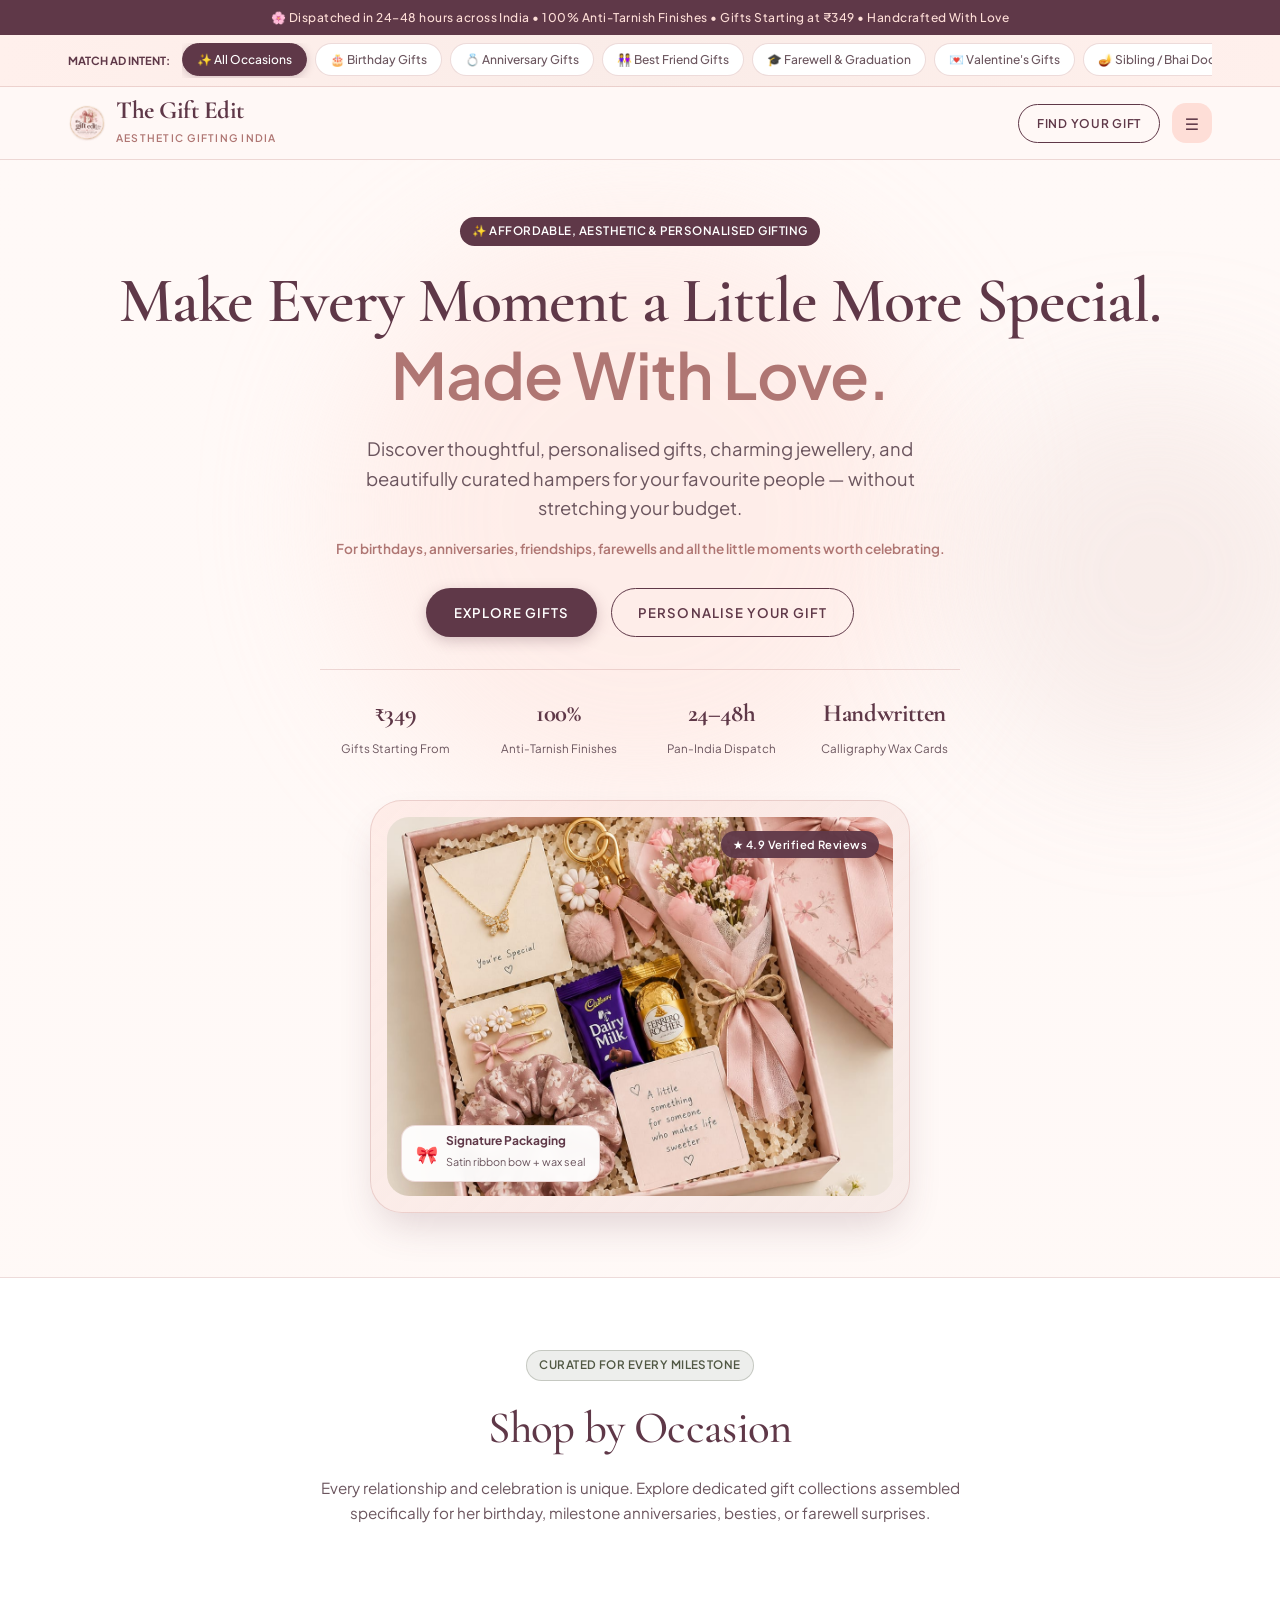
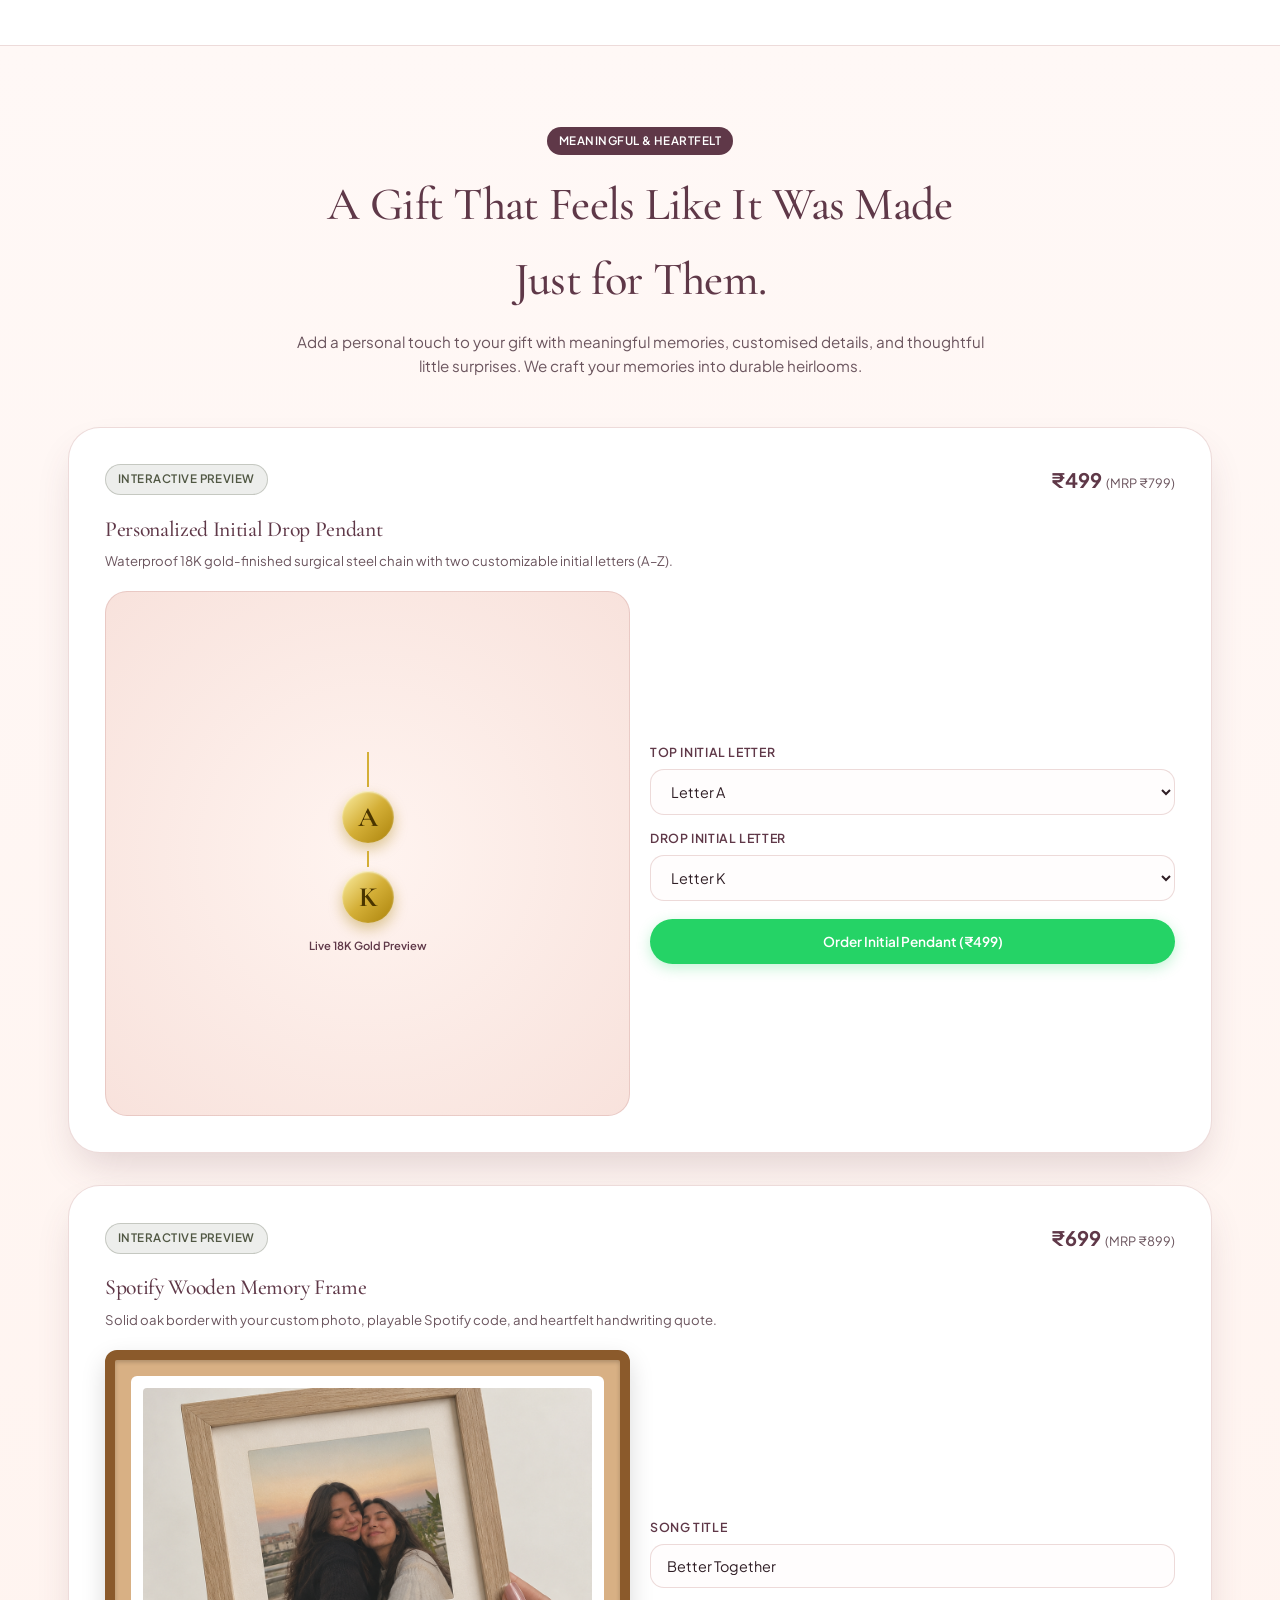
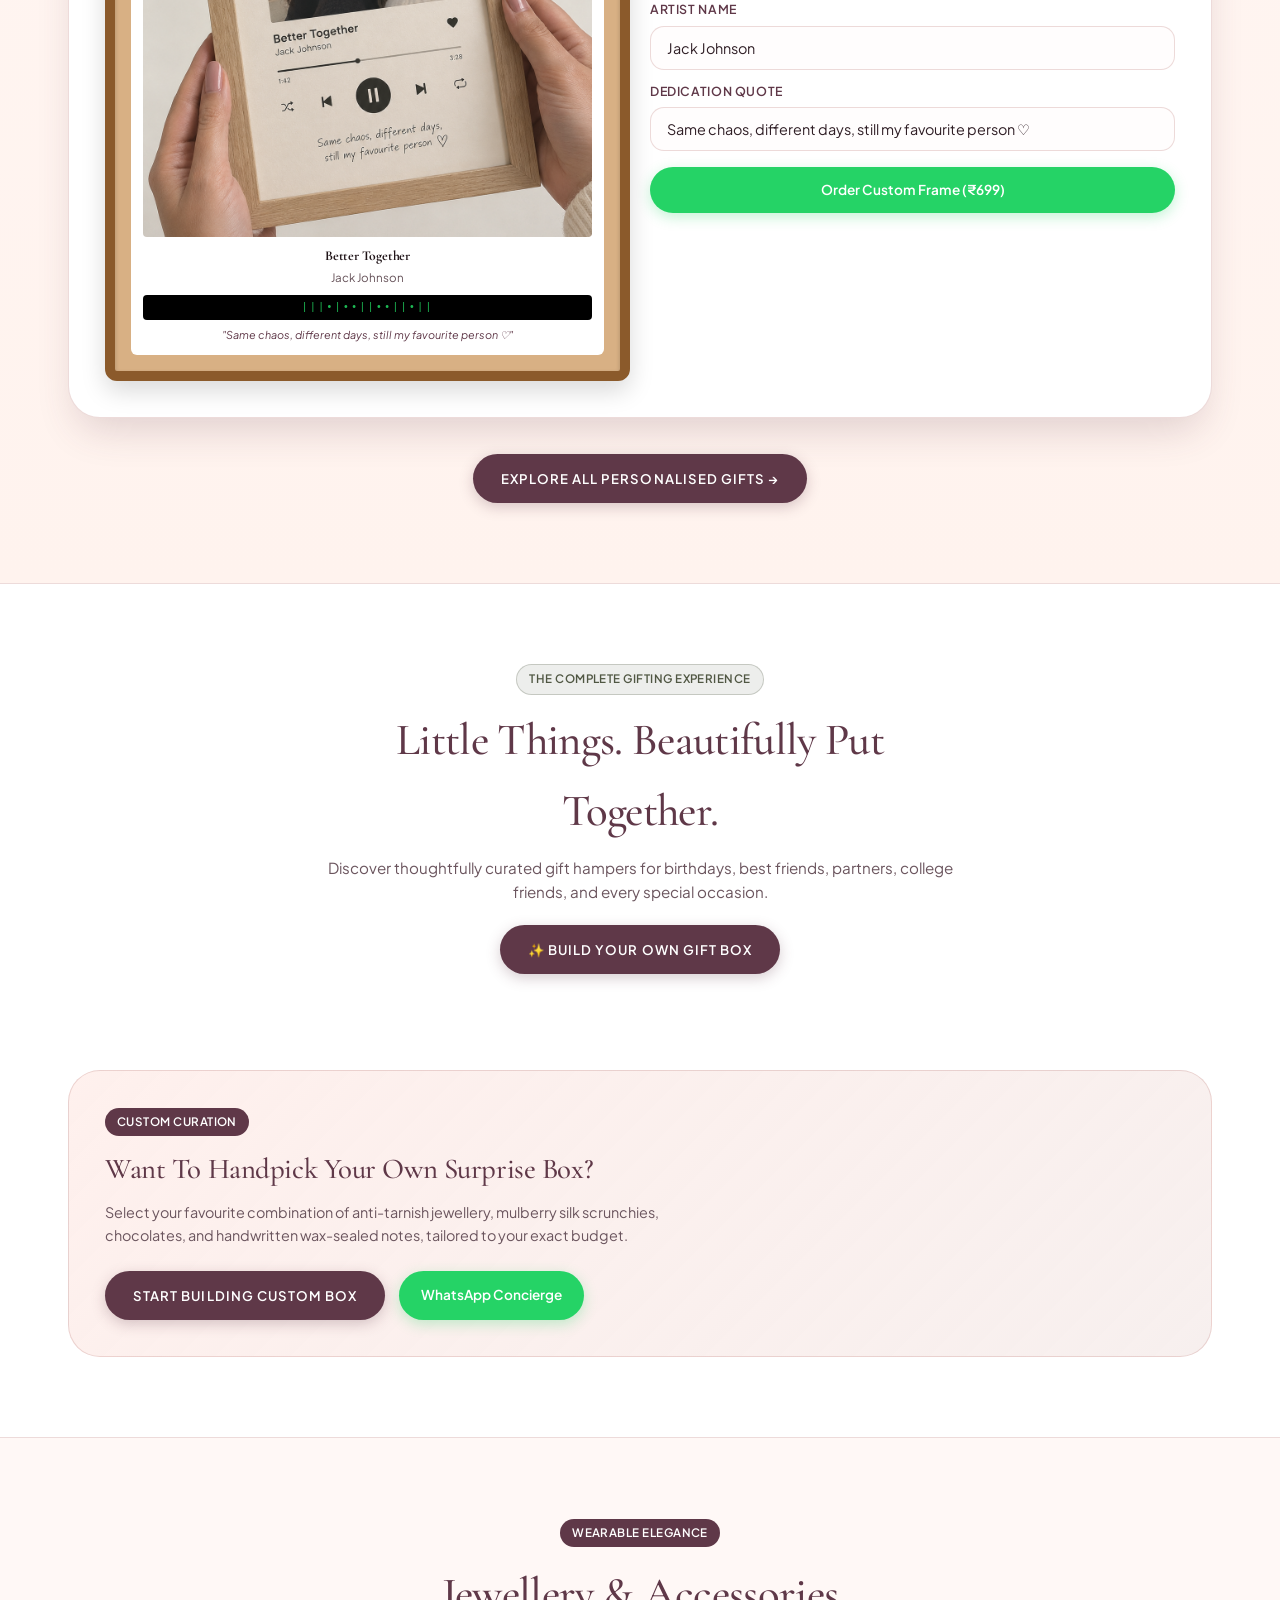
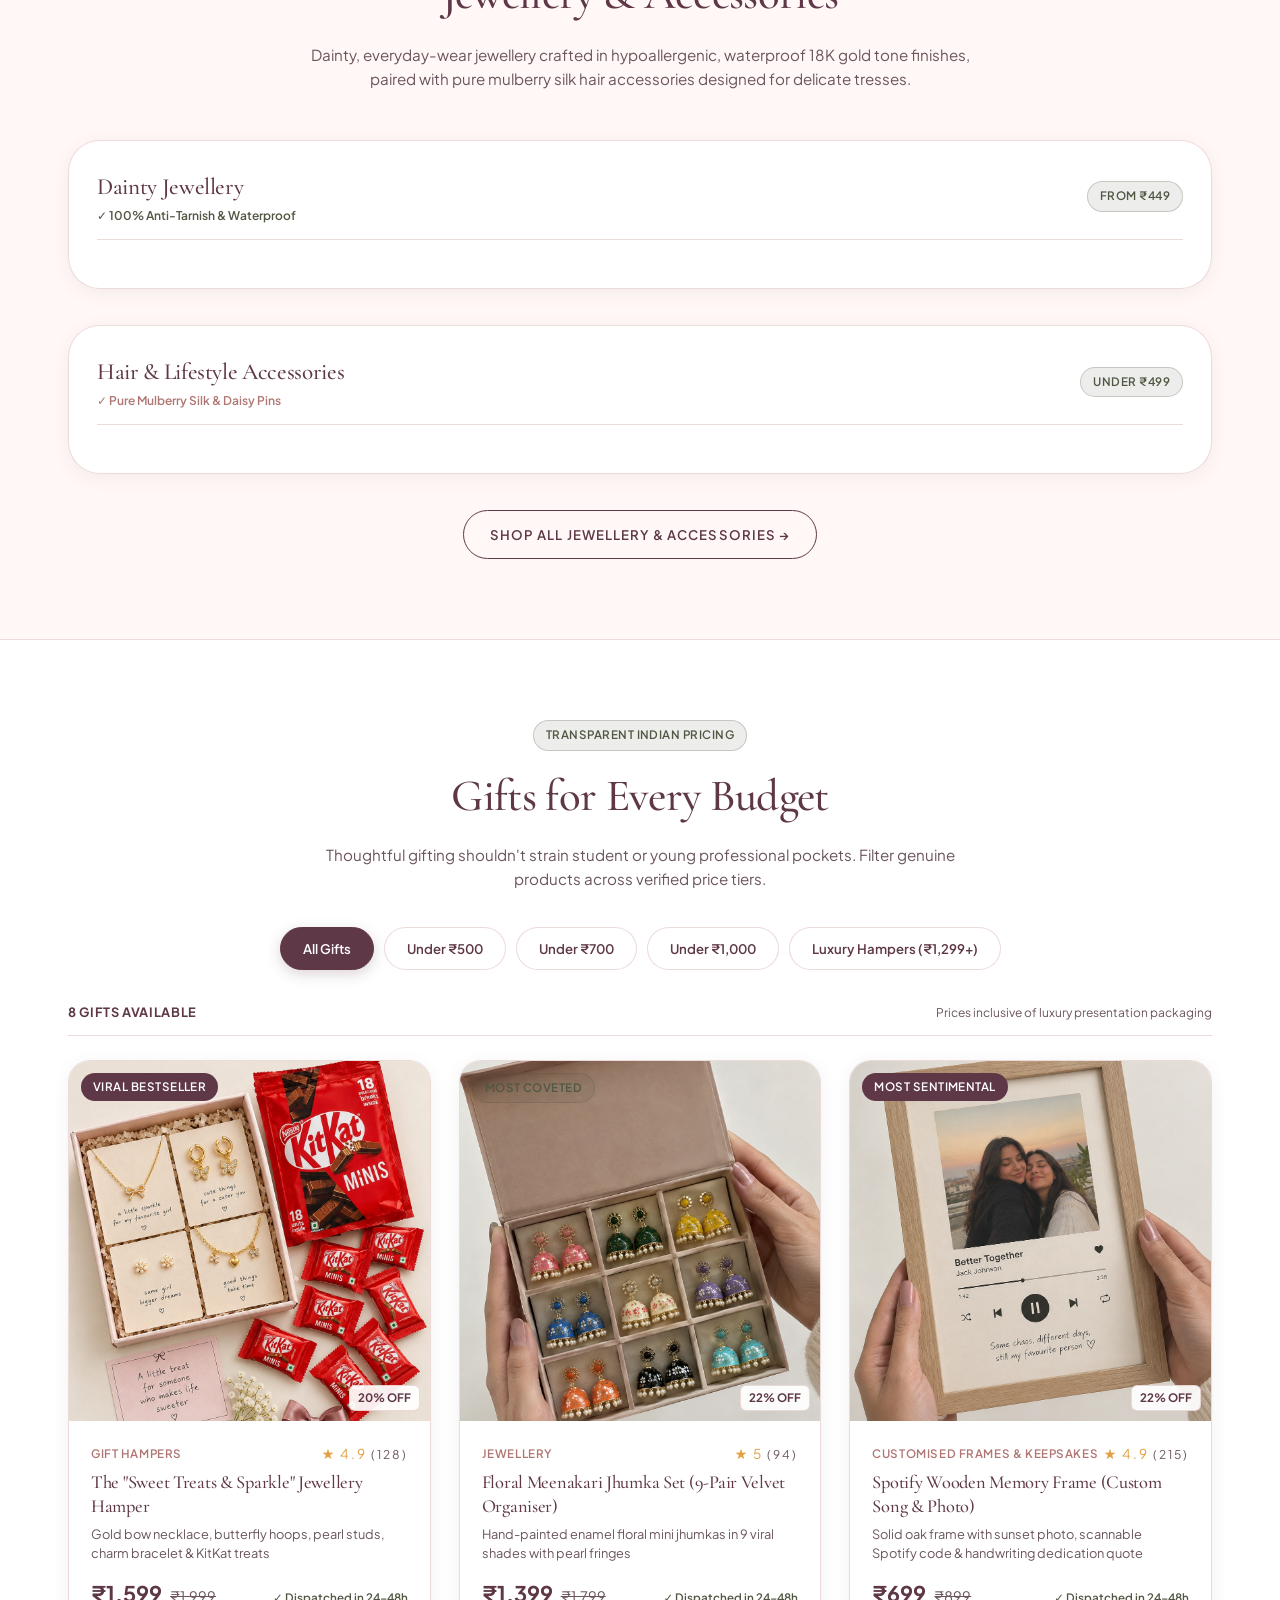
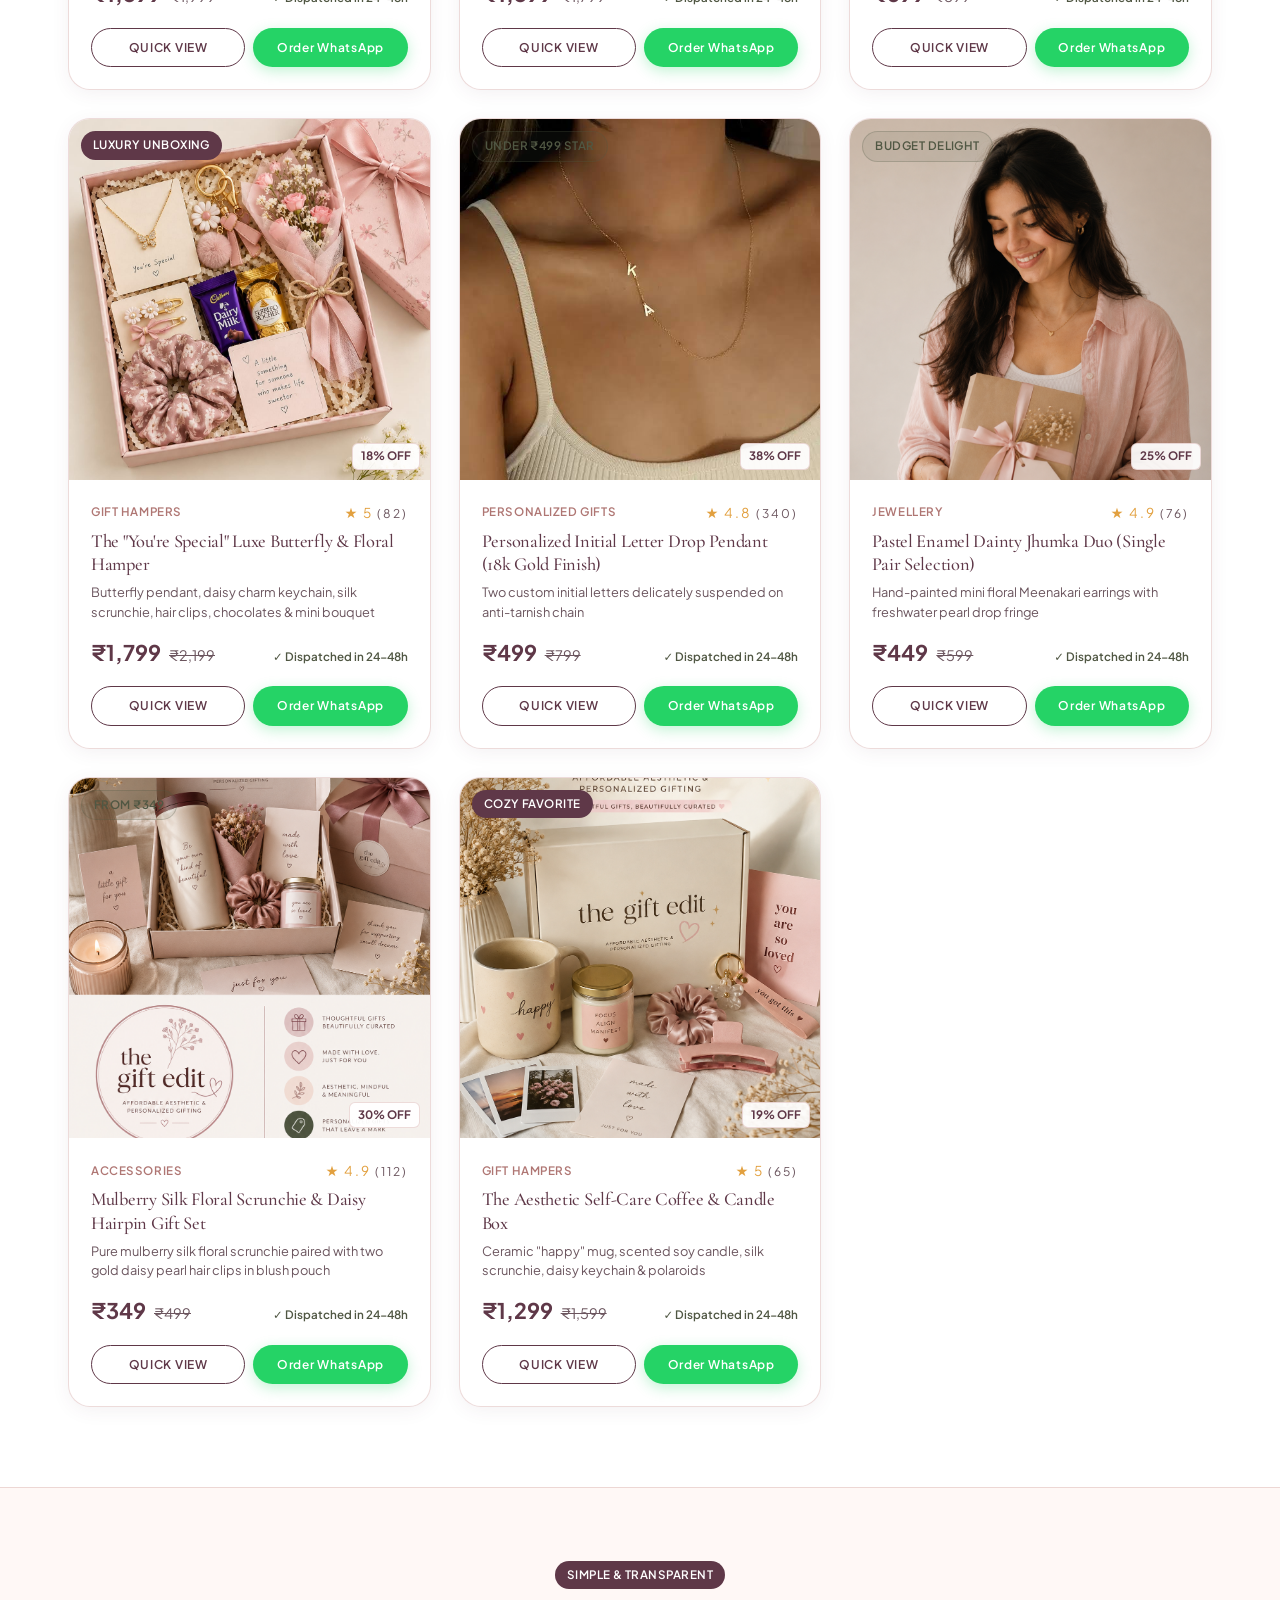
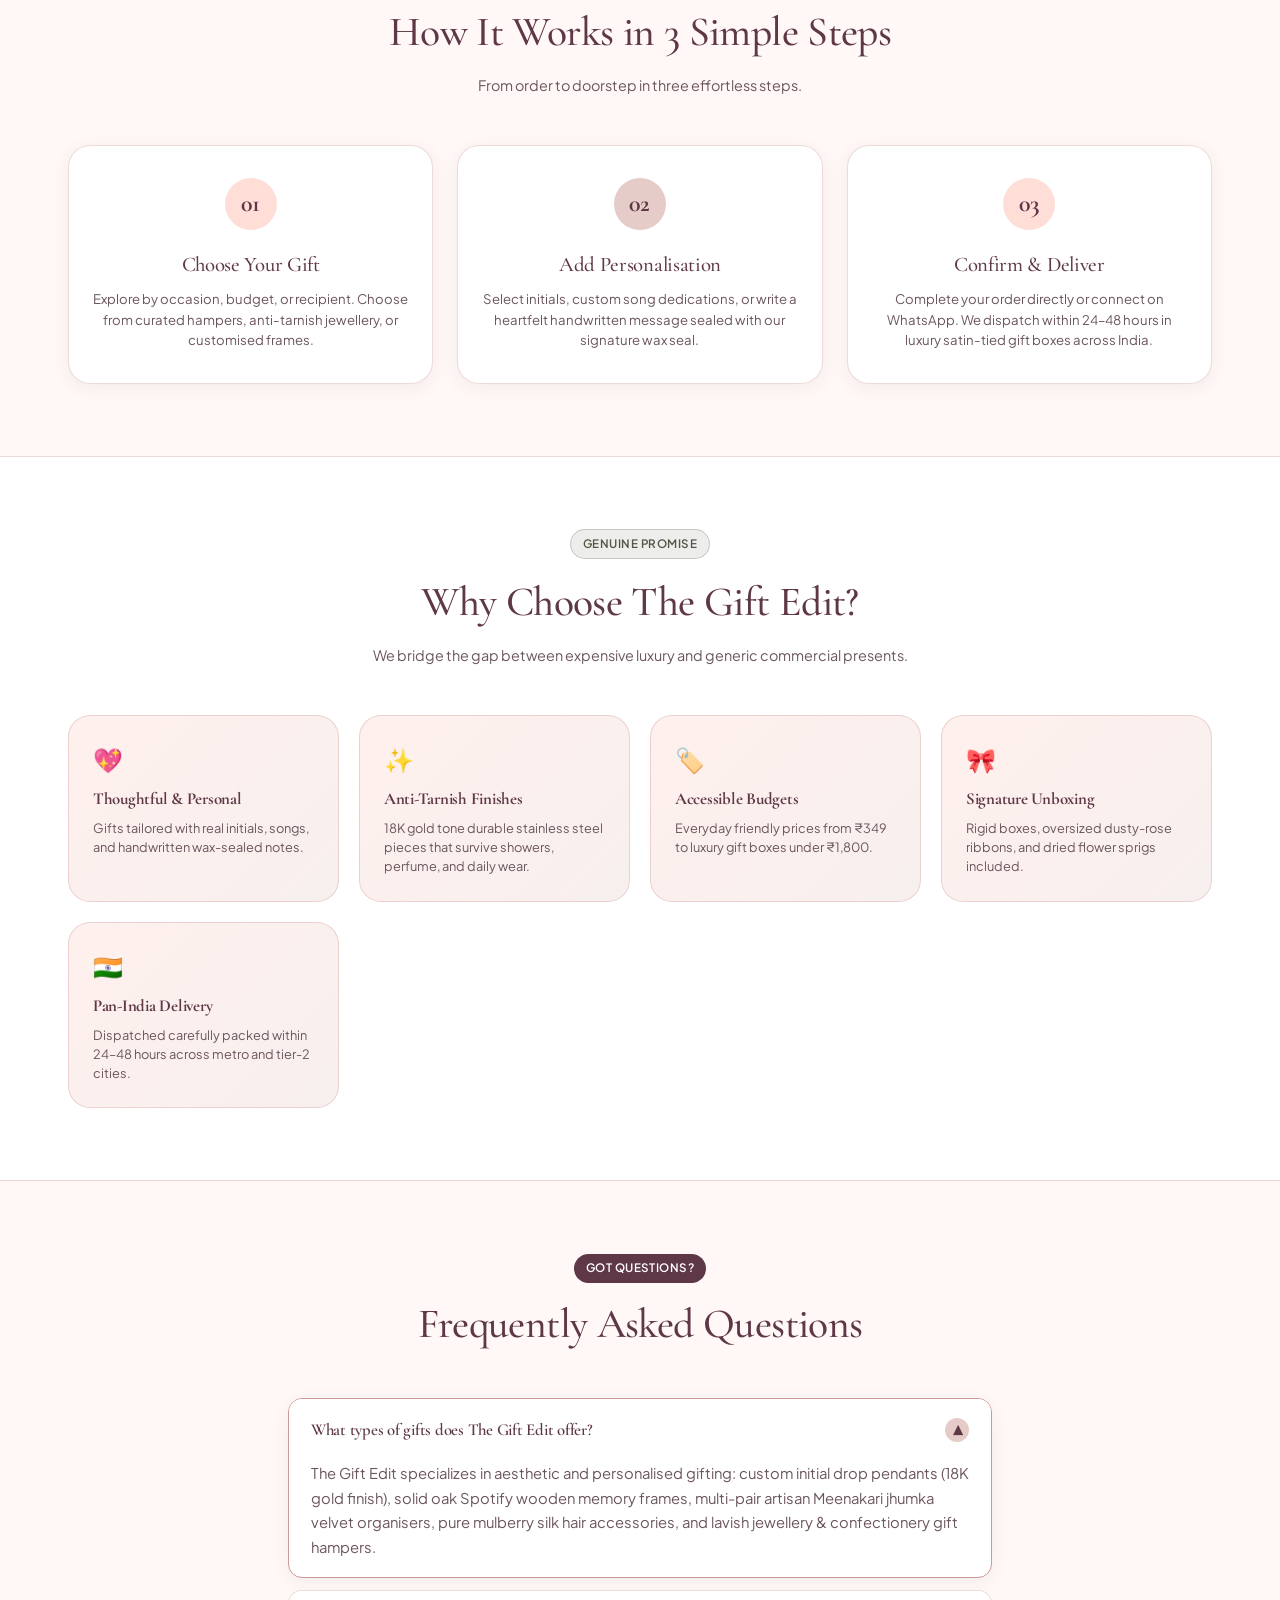
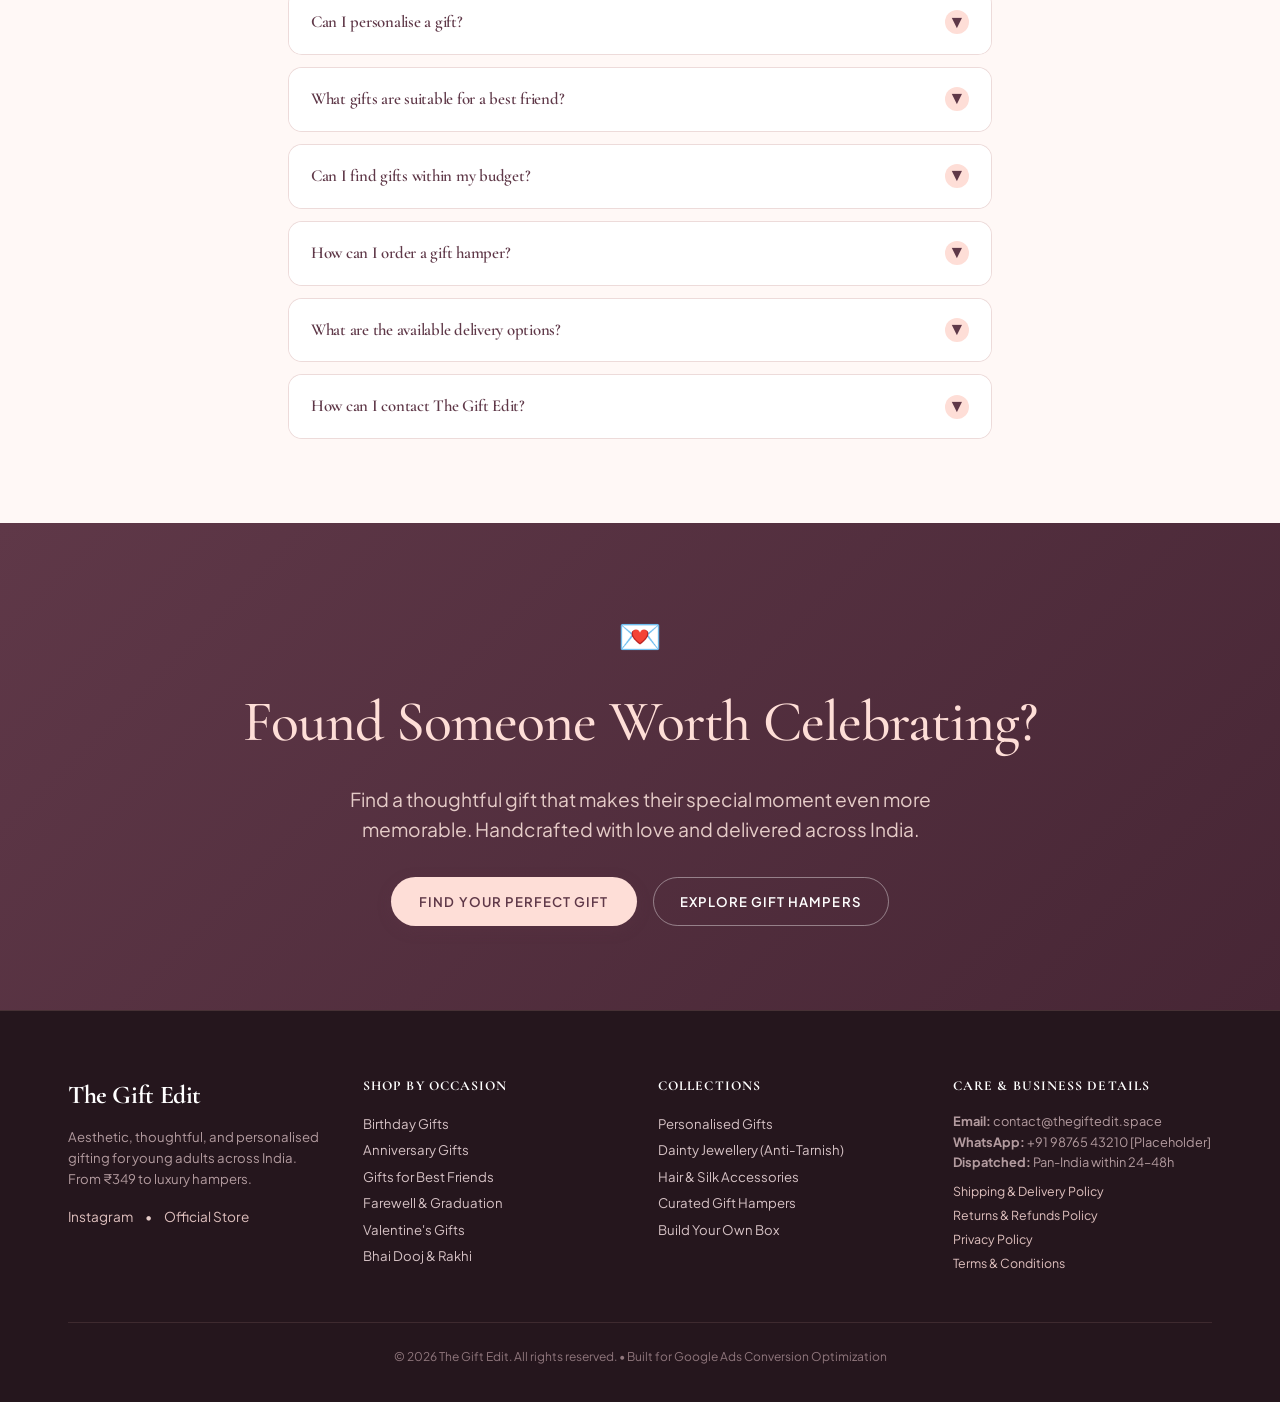
<file: google ads /index.html>
<!DOCTYPE html>
<html lang="en">
<head>
  <!-- Google tag (gtag.js) -->
  <script async src="https://www.googletagmanager.com/gtm.js?id=GTM-PHZTGHVB"></script>
  <script>
    window.dataLayer = window.dataLayer || [];
    function gtag(){dataLayer.push(arguments);}
    gtag('js', new Date());
  </script>
  <meta charset="UTF-8">
  <meta name="viewport" content="width=device-width, initial-scale=1.0">
  <title>The Gift Edit | Thoughtful, Personalised Gifts & Hampers in India</title>
  <meta name="description" content="Discover aesthetic personalised gifts, anti-tarnish 18K gold jewellery, custom Spotify frames, and curated gift hampers for birthdays, anniversaries, and best friends. Starting at ₹349.">
  <link rel="canonical" href="https://thegiftedit.space/">

  <!-- OpenGraph / Social Meta -->
  <meta property="og:type" content="website">
  <meta property="og:title" content="The Gift Edit | Affordable Aesthetic & Personalised Gifting">
  <meta property="og:description" content="Thoughtful personalised gifts, charming jewellery, and curated hampers for your favourite people — starting from ₹349 with pan-India dispatch.">
  <meta property="og:image" content="assets/brand/brand-kit.png">
  <meta property="og:url" content="https://thegiftedit.space/">

  <!-- Google Fonts: Cormorant Garamond & Plus Jakarta Sans -->
  <link rel="preconnect" href="https://fonts.googleapis.com">
  <link rel="preconnect" href="https://fonts.gstatic.com" crossorigin>
  <link href="https://fonts.googleapis.com/css2?family=Cormorant+Garamond:ital,wght@0,400;0,500;0,600;0,700;1,400;1,600&family=Plus+Jakarta+Sans:wght@400;500;600;700&display=swap" rel="stylesheet">

  <!-- Custom Stylesheet -->
  <link rel="stylesheet" href="css/styles.css">

  <!-- Schema.org Structured Data (JSON-LD) -->
  <script type="application/ld+json">
  {
    "@context": "https://schema.org",
    "@graph": [
      {
        "@type": "Organization",
        "@id": "https://thegiftedit.space/#organization",
        "name": "The Gift Edit",
        "url": "https://thegiftedit.space/",
        "logo": "https://thegiftedit.space/assets/brand/logo.png",
        "description": "Affordable, aesthetic, and personalised gifting for young adults in India.",
        "sameAs": [
          "https://instagram.com/thegiftedit.space"
        ]
      },
      {
        "@type": "WebSite",
        "@id": "https://thegiftedit.space/#website",
        "url": "https://thegiftedit.space/",
        "name": "The Gift Edit",
        "publisher": { "@id": "https://thegiftedit.space/#organization" }
      },
      {
        "@type": "FAQPage",
        "mainEntity": [
          {
            "@type": "Question",
            "name": "What types of gifts does The Gift Edit offer?",
            "acceptedAnswer": {
              "@type": "Answer",
              "text": "The Gift Edit offers personalised keepsakes (custom initial drop pendants, Spotify wooden photo frames), curated luxury gift hampers with jewellery and confectionery, artisan Meenakari jhumka organiser boxes, and pure mulberry silk hair accessories."
            }
          },
          {
            "@type": "Question",
            "name": "Can I personalise a gift?",
            "acceptedAnswer": {
              "@type": "Answer",
              "text": "Yes! We specialize in customisation: select two letters for our 18K gold-finished Initial Drop Pendant, choose a custom photo, song, and dedication quote for our Spotify Wooden Frame, and include handwritten calligraphy gift cards with every hamper."
            }
          },
          {
            "@type": "Question",
            "name": "Can I find gifts within my budget?",
            "acceptedAnswer": {
              "@type": "Answer",
              "text": "Absolutely. Our gifts are transparently priced starting at ₹349 for silk accessories, ₹449–₹499 for dainty jewellery and initial pendants, ₹699 for custom Spotify frames, and ₹1,299–₹1,799 for lavish multi-item hampers."
            }
          }
        ]
      }
    ]
  }
  </script>
</head>
<body>

  <!-- =========================================================================
       SECTION 1: HEADER & TOP ANNOUNCEMENT
       ========================================================================= -->
  <div class="top-announcement">
    <span>🌸 Dispatched in 24–48 hours across India • 100% Anti-Tarnish Finishes • Gifts Starting at ₹349 • Handcrafted With Love</span>
  </div>

  <!-- Dynamic Ad Group Testing / Switcher Bar -->
  <div class="intent-bar">
    <div class="container-custom" style="display: flex; align-items: center;">
      <span style="font-size: 0.7rem; font-weight: 700; text-transform: uppercase; color: var(--color-burgundy); margin-right: 12px; flex-shrink: 0;">
        Match Ad Intent:
      </span>
      <div style="display: flex; overflow-x: auto; padding-bottom: 2px;">
        <button class="intent-chip active" data-intent="default">✨ All Occasions</button>
        <button class="intent-chip" data-intent="birthday">🎂 Birthday Gifts</button>
        <button class="intent-chip" data-intent="anniversary">💍 Anniversary Gifts</button>
        <button class="intent-chip" data-intent="friendship">👭 Best Friend Gifts</button>
        <button class="intent-chip" data-intent="farewell">🎓 Farewell & Graduation</button>
        <button class="intent-chip" data-intent="valentines">💌 Valentine's Gifts</button>
        <button class="intent-chip" data-intent="rakhi-bhaidooj">🪔 Sibling / Bhai Dooj</button>
      </div>
    </div>
  </div>

  <header class="glass-header" style="position: sticky; top: 0; z-index: 800;">
    <div class="container-custom" style="display: flex; align-items: center; justify-content: space-between; height: 72px;">
      
      <!-- Brand Logo -->
      <a href="index.html" style="display: flex; align-items: center; gap: 10px;">
        <img src="assets/brand/logo.png" alt="The Gift Edit Logo" style="height: 38px; width: auto;" onerror="this.style.display='none'">
        <div>
          <span class="font-serif" style="font-size: 1.55rem; font-weight: 700; color: var(--color-burgundy); letter-spacing: -0.02em; display: block; line-height: 1;">
            The Gift Edit
          </span>
          <span style="font-size: 0.65rem; text-transform: uppercase; letter-spacing: 0.12em; color: var(--color-dusty-rose-dark); font-weight: 600;">
            Aesthetic Gifting India
          </span>
        </div>
      </a>

      <!-- Desktop Navigation -->
      <nav style="display: none; align-items: center; gap: 28px;" class="desktop-nav">
        <a href="#occasions" style="font-size: 0.85rem; font-weight: 600; color: var(--color-burgundy); transition: color 0.2s;">Shop by Occasion</a>
        <a href="#personalisation" style="font-size: 0.85rem; font-weight: 600; color: var(--color-burgundy); transition: color 0.2s;">Personalised Gifts</a>
        <a href="#jewellery-accessories" style="font-size: 0.85rem; font-weight: 600; color: var(--color-burgundy); transition: color 0.2s;">Jewellery & Accessories</a>
        <a href="#hampers" style="font-size: 0.85rem; font-weight: 600; color: var(--color-burgundy); transition: color 0.2s;">Gift Hampers</a>
        <a href="#faq" style="font-size: 0.85rem; font-weight: 600; color: var(--color-burgundy); transition: color 0.2s;">Help & FAQ</a>
      </nav>

      <!-- Header CTAs -->
      <div style="display: flex; align-items: center; gap: 12px;">
        <button type="button" class="btn-primary btn-sm" onclick="openBuildBoxModal()" style="display: none;" class="desktop-cta">
          🎁 Build A Gift Box
        </button>
        <a href="#catalog-section" class="btn-secondary btn-sm" style="display: inline-flex;">
          Find Your Gift
        </a>
        <button type="button" id="mobile-menu-toggle" aria-label="Open Navigation Menu" style="display: inline-flex; width: 40px; height: 40px; align-items: center; justify-content: center; border-radius: var(--radius-md); background: var(--color-soft-cream); color: var(--color-burgundy);" class="mobile-toggle">
          ☰
        </button>
      </div>

    </div>
  </header>

  <!-- Mobile Drawer Menu -->
  <div id="mobile-drawer" class="modal-overlay">
    <div class="modal-content" style="max-width: 340px; margin-left: auto; height: 100vh; max-height: 100vh; border-radius: 0; padding: 24px;">
      <button type="button" id="mobile-drawer-close" class="modal-close-btn">✕</button>
      <div style="margin-top: 20px; margin-bottom: 24px;">
        <span class="font-serif" style="font-size: 1.4rem; color: var(--color-burgundy); font-weight: 700;">The Gift Edit</span>
        <p style="font-size: 0.75rem; color: var(--color-text-muted);">Thoughtful gifts that make moments unforgettable.</p>
      </div>
      <div style="display: flex; flex-direction: column; gap: 16px;">
        <a href="#occasions" class="mobile-nav-link" style="font-size: 0.95rem; font-weight: 600; color: var(--color-burgundy);">Shop by Occasion</a>
        <a href="#personalisation" class="mobile-nav-link" style="font-size: 0.95rem; font-weight: 600; color: var(--color-burgundy);">Personalised Gifts</a>
        <a href="#jewellery-accessories" class="mobile-nav-link" style="font-size: 0.95rem; font-weight: 600; color: var(--color-burgundy);">Jewellery & Accessories</a>
        <a href="#hampers" class="mobile-nav-link" style="font-size: 0.95rem; font-weight: 600; color: var(--color-burgundy);">Curated Hampers</a>
        <a href="#budget-discovery" class="mobile-nav-link" style="font-size: 0.95rem; font-weight: 600; color: var(--color-burgundy);">Gifts by Budget</a>
        <a href="#faq" class="mobile-nav-link" style="font-size: 0.95rem; font-weight: 600; color: var(--color-burgundy);">FAQ & Delivery</a>
      </div>
      <div style="margin-top: 36px; padding-top: 20px; border-top: 1px solid var(--color-border-subtle); display: flex; flex-direction: column; gap: 12px;">
        <button class="btn-primary" onclick="closeBuildBoxModal(); openBuildBoxModal();">🎁 Build A Gift Box</button>
        <a href="https://wa.me/919876543210?text=Hi%20The%20Gift%20Edit,%20I'd%20like%20assistance%20finding%20a%20gift." target="_blank" class="btn-whatsapp">
          💬 Chat on WhatsApp
        </a>
      </div>
    </div>
  </div>

  <main>
    <!-- =========================================================================
         SECTION 2: DYNAMIC INTENT HERO BANNER
         ========================================================================= -->
    <section style="position: relative; padding: 56px 0 64px 0; overflow: hidden;">
      <!-- Soft Ambient Background Glows -->
      <div class="hero-glow-blob" style="top: 5%; left: 50%; transform: translateX(-50%); width: 600px; height: 600px; background: rgba(254, 222, 215, 0.7);"></div>
      <div class="hero-glow-blob" style="top: 20%; right: -5%; width: 380px; height: 380px; background: rgba(229, 204, 200, 0.45);"></div>

      <div class="container-custom" style="position: relative; z-index: 1;">
        <div style="display: grid; grid-template-columns: 1fr; gap: 40px; align-items: center;" class="hero-grid">
          
          <!-- Left Content Column -->
          <div style="text-align: center;" class="hero-text-col">
            
            <div style="margin-bottom: 18px;">
              <span id="hero-badge" class="pill-badge pill-badge-burgundy">
                ✨ Affordable, Aesthetic & Personalised Gifting
              </span>
            </div>

            <h1 id="hero-headline" class="font-serif" style="font-size: clamp(2.4rem, 5vw, 4rem); line-height: 1.15; color: var(--color-burgundy); margin-bottom: 18px; font-weight: 600;">
              Make Every Moment a Little More Special.
            </h1>

            <p id="hero-subtext" style="font-size: clamp(1rem, 2vw, 1.15rem); color: var(--color-text-muted); max-width: 620px; margin: 0 auto 16px auto; line-height: 1.6;">
              Discover thoughtful, personalised gifts, charming jewellery, and beautifully curated hampers for your favourite people — without stretching your budget.
            </p>

            <p id="hero-supporting-line" style="font-size: 0.85rem; color: var(--color-dusty-rose-dark); font-weight: 600; margin-bottom: 28px;">
              For birthdays, anniversaries, friendships, farewells and all the little moments worth celebrating.
            </p>

            <!-- Dual CTA Action Buttons -->
            <div style="display: flex; flex-wrap: wrap; gap: 14px; justify-content: center; margin-bottom: 32px;">
              <a href="#catalog-section" id="hero-primary-cta" class="btn-primary">
                Explore Gifts →
              </a>
              <a href="#personalisation" id="hero-secondary-cta" class="btn-secondary">
                Personalise Your Gift ♡
              </a>
            </div>

            <!-- Realistic Trust Metrics (No unverified claims) -->
            <div style="display: grid; grid-template-columns: repeat(auto-fit, minmax(130px, 1fr)); gap: 12px; max-width: 640px; margin: 0 auto; text-align: center; border-top: 1px solid var(--color-border-subtle); padding-top: 24px;">
              <div>
                <span class="font-serif" style="font-size: 1.55rem; font-weight: 700; color: var(--color-burgundy); display: block;">₹349</span>
                <span style="font-size: 0.725rem; color: var(--color-text-muted);">Gifts Starting From</span>
              </div>
              <div>
                <span class="font-serif" style="font-size: 1.55rem; font-weight: 700; color: var(--color-burgundy); display: block;">100%</span>
                <span style="font-size: 0.725rem; color: var(--color-text-muted);">Anti-Tarnish Finishes</span>
              </div>
              <div>
                <span class="font-serif" style="font-size: 1.55rem; font-weight: 700; color: var(--color-burgundy); display: block;">24–48h</span>
                <span style="font-size: 0.725rem; color: var(--color-text-muted);">Pan-India Dispatch</span>
              </div>
              <div>
                <span class="font-serif" style="font-size: 1.55rem; font-weight: 700; color: var(--color-burgundy); display: block;">Handwritten</span>
                <span style="font-size: 0.725rem; color: var(--color-text-muted);">Calligraphy Wax Cards</span>
              </div>
            </div>

          </div>

          <!-- Hero Visual Feature Card -->
          <div style="position: relative; max-width: 540px; margin: 0 auto; width: 100%;">
            <div class="surface-tinted" style="padding: 16px; box-shadow: var(--shadow-luxe);">
              <div style="position: relative; aspect-ratio: 4 / 3; border-radius: var(--radius-lg); overflow: hidden;">
                <img src="assets/products/youre-special-hamper.jpeg" alt="The Gift Edit Signature Hamper Experience" style="width: 100%; height: 100%; object-fit: cover;">
                
                <!-- Floating Mini Badge -->
                <div class="animate-float" style="position: absolute; bottom: 14px; left: 14px; background: rgba(255,255,255,0.95); backdrop-filter: blur(8px); border: 1px solid var(--color-border-subtle); border-radius: var(--radius-md); padding: 8px 14px; display: flex; align-items: center; gap: 8px; box-shadow: var(--shadow-soft);">
                  <span style="font-size: 1.1rem;">🎀</span>
                  <div>
                    <span style="font-size: 0.75rem; font-weight: 700; color: var(--color-burgundy); display: block; line-height: 1.1;">Signature Packaging</span>
                    <span style="font-size: 0.675rem; color: var(--color-text-muted);">Satin ribbon bow + wax seal</span>
                  </div>
                </div>

                <div class="animate-float" style="position: absolute; top: 14px; right: 14px; background: rgba(95, 56, 72, 0.95); color: #FFFFFF; border-radius: var(--radius-pill); padding: 5px 12px; font-size: 0.7rem; font-weight: 600; letter-spacing: 0.04em;">
                  ★ 4.9 Verified Reviews
                </div>
              </div>
            </div>
          </div>

        </div>
      </div>
    </section>

    <!-- =========================================================================
         SECTION 3: SHOP BY OCCASION
         ========================================================================= -->
    <section id="occasions" style="padding: 72px 0; background: #FFFFFF; border-top: 1px solid var(--color-border-subtle); border-bottom: 1px solid var(--color-border-subtle);">
      <div class="container-custom">
        <div style="text-align: center; max-width: 680px; margin: 0 auto 48px auto;">
          <span class="pill-badge pill-badge-olive" style="margin-bottom: 12px;">Curated For Every Milestone</span>
          <h2 class="font-serif" style="font-size: clamp(2rem, 4vw, 2.8rem); color: var(--color-burgundy); margin-bottom: 12px;">
            Shop by Occasion
          </h2>
          <p style="font-size: 0.95rem; color: var(--color-text-muted); line-height: 1.6;">
            Every relationship and celebration is unique. Explore dedicated gift collections assembled specifically for her birthday, milestone anniversaries, besties, or farewell surprises.
          </p>
        </div>

        <!-- 6 Occasion Cards Grid -->
        <div id="occasion-cards-grid" style="display: grid; grid-template-columns: repeat(auto-fill, minmax(320px, 1fr)); gap: 28px;">
          <!-- Dynamically populated from OCCASIONS_DATA -->
        </div>
      </div>
    </section>

    <!-- =========================================================================
         SECTION 4: PERSONALISED & CUSTOMISED GIFTS (WITH LIVE PREVIEW)
         ========================================================================= -->
    <section id="personalisation" style="padding: 80px 0; background: linear-gradient(180deg, var(--color-soft-cream-light) 0%, #FFF3EE 100%);">
      <div class="container-custom">
        <div style="text-align: center; max-width: 700px; margin: 0 auto 48px auto;">
          <span class="pill-badge pill-badge-burgundy" style="margin-bottom: 12px;">Meaningful & Heartfelt</span>
          <h2 class="font-serif" style="font-size: clamp(2rem, 4vw, 2.9rem); color: var(--color-burgundy); margin-bottom: 14px;">
            A Gift That Feels Like It Was Made Just for Them.
          </h2>
          <p style="font-size: 0.95rem; color: var(--color-text-muted); line-height: 1.6;">
            Add a personal touch to your gift with meaningful memories, customised details, and thoughtful little surprises. We craft your memories into durable heirlooms.
          </p>
        </div>

        <div style="display: grid; grid-template-columns: 1fr; gap: 32px;" class="customizer-grid">
          
          <!-- Customizer 1: Initial Drop Pendant -->
          <div class="customizer-frame">
            <div style="display: flex; align-items: center; justify-content: space-between; margin-bottom: 16px;">
              <span class="pill-badge pill-badge-olive">Interactive Preview</span>
              <span style="font-weight: 700; color: var(--color-burgundy); font-size: 1.25rem;">₹499 <small style="font-size: 0.8rem; color: var(--color-text-muted); font-weight: normal;">(MRP ₹799)</small></span>
            </div>
            
            <h3 style="font-size: 1.35rem; color: var(--color-burgundy); margin-bottom: 4px;">
              Personalized Initial Drop Pendant
            </h3>
            <p style="font-size: 0.825rem; color: var(--color-text-muted); margin-bottom: 20px;">
              Waterproof 18K gold-finished surgical steel chain with two customizable initial letters (A–Z).
            </p>

            <div style="display: grid; grid-template-columns: 1fr 1fr; gap: 20px; align-items: center;" class="preview-duo">
              <!-- Live Mockup Display -->
              <div class="live-initial-chain-mockup">
                <div style="width: 2px; height: 35px; background: #D4AF37; margin-bottom: 4px;"></div>
                <div id="gold-letter-1" class="gold-letter-pendant">A</div>
                <div style="width: 2px; height: 16px; background: #D4AF37; margin-bottom: 4px;"></div>
                <div id="gold-letter-2" class="gold-letter-pendant">K</div>
                <span style="font-size: 0.7rem; color: var(--color-burgundy); font-weight: 600; margin-top: 6px;">Live 18K Gold Preview</span>
              </div>

              <!-- Controls -->
              <div>
                <div style="margin-bottom: 14px;">
                  <label class="form-label">Top Initial Letter</label>
                  <select id="initial-1-select" class="form-select">
                    <option value="A" selected>Letter A</option>
                    <option value="B">Letter B</option>
                    <option value="C">Letter C</option>
                    <option value="D">Letter D</option>
                    <option value="E">Letter E</option>
                    <option value="H">Letter H</option>
                    <option value="K">Letter K</option>
                    <option value="M">Letter M</option>
                    <option value="N">Letter N</option>
                    <option value="P">Letter P</option>
                    <option value="R">Letter R</option>
                    <option value="S">Letter S</option>
                    <option value="V">Letter V</option>
                  </select>
                </div>

                <div style="margin-bottom: 18px;">
                  <label class="form-label">Drop Initial Letter</label>
                  <select id="initial-2-select" class="form-select">
                    <option value="K" selected>Letter K</option>
                    <option value="A">Letter A</option>
                    <option value="D">Letter D</option>
                    <option value="J">Letter J</option>
                    <option value="M">Letter M</option>
                    <option value="P">Letter P</option>
                    <option value="R">Letter R</option>
                    <option value="S">Letter S</option>
                    <option value="T">Letter T</option>
                    <option value="V">Letter V</option>
                  </select>
                </div>

                <a id="pendant-whatsapp-btn" href="https://wa.me/919876543210?text=Hi%20The%20Gift%20Edit!%20I'd%20like%20to%20order%20the%20Personalized%20Initial%20Drop%20Pendant%20(₹499)%20with%20Initials:%20A%20and%20K." target="_blank" rel="noopener noreferrer" class="btn-whatsapp" style="width: 100%;">
                  Order Initial Pendant (₹499)
                </a>
              </div>
            </div>
          </div>

          <!-- Customizer 2: Spotify Wooden Memory Frame -->
          <div class="customizer-frame">
            <div style="display: flex; align-items: center; justify-content: space-between; margin-bottom: 16px;">
              <span class="pill-badge pill-badge-olive">Interactive Preview</span>
              <span style="font-weight: 700; color: var(--color-burgundy); font-size: 1.25rem;">₹699 <small style="font-size: 0.8rem; color: var(--color-text-muted); font-weight: normal;">(MRP ₹899)</small></span>
            </div>

            <h3 style="font-size: 1.35rem; color: var(--color-burgundy); margin-bottom: 4px;">
              Spotify Wooden Memory Frame
            </h3>
            <p style="font-size: 0.825rem; color: var(--color-text-muted); margin-bottom: 20px;">
              Solid oak border with your custom photo, playable Spotify code, and heartfelt handwriting quote.
            </p>

            <div style="display: grid; grid-template-columns: 1fr 1fr; gap: 20px; align-items: center;" class="preview-duo">
              <!-- Live Wood Frame Mockup -->
              <div class="live-mockup-wood-frame">
                <div style="background: #FFFFFF; border-radius: 6px; padding: 12px; text-align: center;">
                  <div style="width: 100%; aspect-ratio: 1/1; border-radius: 4px; overflow: hidden; margin-bottom: 8px;">
                    <img src="assets/products/spotify-frame.png" alt="Memory Photo Preview" style="width: 100%; height: 100%; object-fit: cover;">
                  </div>
                  <h4 id="spotify-song-display" style="font-size: 0.85rem; font-weight: 700; color: #1E1216; margin-bottom: 2px;">Better Together</h4>
                  <p id="spotify-artist-display" style="font-size: 0.725rem; color: #665259; margin-bottom: 8px;">Jack Johnson</p>
                  
                  <!-- Simulated Spotify Code Bar -->
                  <div style="background: #000; color: #1DB954; font-family: monospace; font-size: 0.65rem; padding: 4px; border-radius: 4px; margin-bottom: 6px; letter-spacing: 2px;">
                    |||•|••||••||•||
                  </div>
                  
                  <p id="spotify-quote-display" style="font-style: italic; font-size: 0.675rem; color: #5F3848;">
                    "Same chaos, different days, still my favourite person ♡"
                  </p>
                </div>
              </div>

              <!-- Controls -->
              <div>
                <div style="margin-bottom: 12px;">
                  <label class="form-label">Song Title</label>
                  <input type="text" id="spotify-song-input" class="form-input" value="Better Together" placeholder="e.g. Yellow">
                </div>
                <div style="margin-bottom: 12px;">
                  <label class="form-label">Artist Name</label>
                  <input type="text" id="spotify-artist-input" class="form-input" value="Jack Johnson" placeholder="e.g. Coldplay">
                </div>
                <div style="margin-bottom: 16px;">
                  <label class="form-label">Dedication Quote</label>
                  <input type="text" id="spotify-quote-input" class="form-input" value="Same chaos, different days, still my favourite person ♡" placeholder="Short quote...">
                </div>

                <a id="frame-whatsapp-btn" href="https://wa.me/919876543210?text=Hi%20The%20Gift%20Edit!%20I'd%20like%20to%20order%20the%20Spotify%20Wooden%20Memory%20Frame%20(₹699)." target="_blank" rel="noopener noreferrer" class="btn-whatsapp" style="width: 100%;">
                  Order Custom Frame (₹699)
                </a>
              </div>
            </div>
          </div>

        </div>

        <div style="text-align: center; margin-top: 36px;">
          <a href="#catalog-section" class="btn-primary" onclick="filterProductsByBudget('all')">
            Explore All Personalised Gifts →
          </a>
        </div>
      </div>
    </section>

    <!-- =========================================================================
         SECTION 5: CURATED GIFT HAMPERS & BUILD YOUR OWN BOX
         ========================================================================= -->
    <section id="hampers" style="padding: 80px 0; background: #FFFFFF; border-top: 1px solid var(--color-border-subtle); border-bottom: 1px solid var(--color-border-subtle);">
      <div class="container-custom">
        <div style="display: flex; flex-direction: column; md:flex-row; justify-content: space-between; align-items: center; margin-bottom: 48px; text-align: center;">
          <div style="max-width: 650px;">
            <span class="pill-badge pill-badge-olive" style="margin-bottom: 10px;">The Complete Gifting Experience</span>
            <h2 class="font-serif" style="font-size: clamp(2rem, 4vw, 2.8rem); color: var(--color-burgundy); margin-bottom: 8px;">
              Little Things. Beautifully Put Together.
            </h2>
            <p style="font-size: 0.95rem; color: var(--color-text-muted); line-height: 1.6;">
              Discover thoughtfully curated gift hampers for birthdays, best friends, partners, college friends, and every special occasion.
            </p>
          </div>
          <div style="margin-top: 20px;">
            <button type="button" class="btn-primary" onclick="openBuildBoxModal()">
              ✨ Build Your Own Gift Box
            </button>
          </div>
        </div>

        <!-- Hampers Showcase Grid -->
        <div id="hampers-grid" style="display: grid; grid-template-columns: repeat(auto-fit, minmax(320px, 1fr)); gap: 28px;">
          <!-- Populated from PRODUCTS_DATA -->
        </div>

        <!-- Build Your Own Box Banner Callout -->
        <div class="surface-tinted" style="margin-top: 48px; padding: 36px; display: grid; grid-template-columns: 1fr; gap: 24px; align-items: center;" class="callout-grid">
          <div>
            <span class="pill-badge pill-badge-burgundy" style="margin-bottom: 10px;">Custom Curation</span>
            <h3 class="font-serif" style="font-size: 1.8rem; color: var(--color-burgundy); margin-bottom: 8px;">
              Want To Handpick Your Own Surprise Box?
            </h3>
            <p style="font-size: 0.9rem; color: var(--color-text-muted); max-width: 580px; line-height: 1.6;">
              Select your favourite combination of anti-tarnish jewellery, mulberry silk scrunchies, chocolates, and handwritten wax-sealed notes, tailored to your exact budget.
            </p>
          </div>
          <div style="display: flex; gap: 14px; flex-wrap: wrap;">
            <button class="btn-primary" onclick="openBuildBoxModal()">
              Start Building Custom Box
            </button>
            <a href="https://wa.me/919876543210?text=Hi%20The%20Gift%20Edit,%20I'd%20like%20help%20building%20a%20gift%20box%20for%20my%20budget." target="_blank" class="btn-whatsapp">
              WhatsApp Concierge
            </a>
          </div>
        </div>
      </div>
    </section>

    <!-- =========================================================================
         SECTION 6: JEWELLERY & ACCESSORIES
         Strict Rule: Hair accessories are kept in Accessories, NOT Jewellery
         ========================================================================= -->
    <section id="jewellery-accessories" style="padding: 80px 0; background: var(--color-soft-cream-light);">
      <div class="container-custom">
        <div style="text-align: center; max-width: 660px; margin: 0 auto 48px auto;">
          <span class="pill-badge pill-badge-burgundy" style="margin-bottom: 12px;">Wearable Elegance</span>
          <h2 class="font-serif" style="font-size: clamp(2rem, 4vw, 2.8rem); color: var(--color-burgundy); margin-bottom: 12px;">
            Jewellery & Accessories
          </h2>
          <p style="font-size: 0.95rem; color: var(--color-text-muted); line-height: 1.6;">
            Dainty, everyday-wear jewellery crafted in hypoallergenic, waterproof 18K gold tone finishes, paired with pure mulberry silk hair accessories designed for delicate tresses.
          </p>
        </div>

        <div style="display: grid; grid-template-columns: 1fr; gap: 36px;" class="jewellery-grid-two-col">
          
          <!-- Column 1: Jewellery -->
          <div style="background: #FFFFFF; border: 1px solid var(--color-border-subtle); border-radius: var(--radius-xl); padding: 28px; box-shadow: var(--shadow-soft);">
            <div style="display: flex; align-items: center; justify-content: space-between; margin-bottom: 20px; padding-bottom: 14px; border-bottom: 1px solid var(--color-border-subtle);">
              <div>
                <h3 class="font-serif" style="font-size: 1.45rem; color: var(--color-burgundy);">Dainty Jewellery</h3>
                <p style="font-size: 0.75rem; color: var(--color-olive-green); font-weight: 600;">✓ 100% Anti-Tarnish & Waterproof</p>
              </div>
              <span class="pill-badge pill-badge-olive">From ₹449</span>
            </div>
            <div id="jewellery-grid" style="display: flex; flex-direction: column; gap: 14px;">
              <!-- Populated via initJewelleryAndAccessories -->
            </div>
          </div>

          <!-- Column 2: Accessories (Strictly Separate from Jewellery) -->
          <div style="background: #FFFFFF; border: 1px solid var(--color-border-subtle); border-radius: var(--radius-xl); padding: 28px; box-shadow: var(--shadow-soft);">
            <div style="display: flex; align-items: center; justify-content: space-between; margin-bottom: 20px; padding-bottom: 14px; border-bottom: 1px solid var(--color-border-subtle);">
              <div>
                <h3 class="font-serif" style="font-size: 1.45rem; color: var(--color-burgundy);">Hair & Lifestyle Accessories</h3>
                <p style="font-size: 0.75rem; color: var(--color-dusty-rose-dark); font-weight: 600;">✓ Pure Mulberry Silk & Daisy Pins</p>
              </div>
              <span class="pill-badge pill-badge-olive">Under ₹499</span>
            </div>
            <div id="accessories-grid" style="display: flex; flex-direction: column; gap: 14px;">
              <!-- Populated via initJewelleryAndAccessories -->
            </div>
          </div>

        </div>

        <div style="text-align: center; margin-top: 36px;">
          <a href="#catalog-section" class="btn-secondary">
            Shop All Jewellery & Accessories →
          </a>
        </div>
      </div>
    </section>

    <!-- =========================================================================
         SECTION 7: GIFTS FOR EVERY BUDGET (INTERACTIVE FILTER)
         ========================================================================= -->
    <section id="catalog-section" style="padding: 80px 0; background: #FFFFFF; border-top: 1px solid var(--color-border-subtle);">
      <div class="container-custom">
        <div style="text-align: center; max-width: 680px; margin: 0 auto 36px auto;">
          <span class="pill-badge pill-badge-olive" style="margin-bottom: 10px;">Transparent Indian Pricing</span>
          <h2 class="font-serif" style="font-size: clamp(2rem, 4vw, 2.8rem); color: var(--color-burgundy); margin-bottom: 10px;">
            Gifts for Every Budget
          </h2>
          <p style="font-size: 0.95rem; color: var(--color-text-muted);">
            Thoughtful gifting shouldn't strain student or young professional pockets. Filter genuine products across verified price tiers.
          </p>
        </div>

        <!-- Budget Filter Tabs -->
        <div class="budget-tabs">
          <button class="budget-tab active" data-tier="all">All Gifts</button>
          <button class="budget-tab" data-tier="under-500">Under ₹500</button>
          <button class="budget-tab" data-tier="under-700">Under ₹700</button>
          <button class="budget-tab" data-tier="under-1000">Under ₹1,000</button>
          <button class="budget-tab" data-tier="luxury">Luxury Hampers (₹1,299+)</button>
        </div>

        <!-- Count indicator -->
        <div style="display: flex; justify-content: space-between; align-items: center; margin-bottom: 24px; padding-bottom: 12px; border-bottom: 1px solid var(--color-border-subtle);">
          <span id="products-count" style="font-size: 0.8rem; font-weight: 700; text-transform: uppercase; letter-spacing: 0.05em; color: var(--color-burgundy);">
            Loading Gifts...
          </span>
          <span style="font-size: 0.75rem; color: var(--color-text-muted);">
            Prices inclusive of luxury presentation packaging
          </span>
        </div>

        <!-- Dynamic Product Cards Grid -->
        <div id="products-grid" style="display: grid; grid-template-columns: repeat(auto-fill, minmax(280px, 1fr)); gap: 28px;">
          <!-- Populated from PRODUCTS_DATA -->
        </div>
      </div>
    </section>

    <!-- =========================================================================
         SECTION 8: HOW IT WORKS
         ========================================================================= -->
    <section style="padding: 72px 0; background: var(--color-soft-cream-light); border-top: 1px solid var(--color-border-subtle);">
      <div class="container-custom">
        <div style="text-align: center; max-width: 600px; margin: 0 auto 48px auto;">
          <span class="pill-badge pill-badge-burgundy" style="margin-bottom: 10px;">Simple & Transparent</span>
          <h2 class="font-serif" style="font-size: clamp(2rem, 4vw, 2.6rem); color: var(--color-burgundy); margin-bottom: 8px;">
            How It Works in 3 Simple Steps
          </h2>
          <p style="font-size: 0.9rem; color: var(--color-text-muted);">
            From order to doorstep in three effortless steps.
          </p>
        </div>

        <div style="display: grid; grid-template-columns: repeat(auto-fit, minmax(260px, 1fr)); gap: 24px;">
          
          <!-- Step 1 -->
          <div class="surface-card" style="padding: 32px 24px; text-align: center;">
            <div style="width: 52px; height: 52px; border-radius: 50%; background: var(--color-soft-cream); color: var(--color-burgundy); font-family: var(--font-serif); font-size: 1.5rem; font-weight: 700; display: flex; align-items: center; justify-content: center; margin: 0 auto 18px auto;">
              01
            </div>
            <h3 class="font-serif" style="font-size: 1.3rem; color: var(--color-burgundy); margin-bottom: 8px;">
              Choose Your Gift
            </h3>
            <p style="font-size: 0.825rem; color: var(--color-text-muted); line-height: 1.55;">
              Explore by occasion, budget, or recipient. Choose from curated hampers, anti-tarnish jewellery, or customised frames.
            </p>
          </div>

          <!-- Step 2 -->
          <div class="surface-card" style="padding: 32px 24px; text-align: center;">
            <div style="width: 52px; height: 52px; border-radius: 50%; background: var(--color-blush-pink); color: var(--color-burgundy); font-family: var(--font-serif); font-size: 1.5rem; font-weight: 700; display: flex; align-items: center; justify-content: center; margin: 0 auto 18px auto;">
              02
            </div>
            <h3 class="font-serif" style="font-size: 1.3rem; color: var(--color-burgundy); margin-bottom: 8px;">
              Add Personalisation
            </h3>
            <p style="font-size: 0.825rem; color: var(--color-text-muted); line-height: 1.55;">
              Select initials, custom song dedications, or write a heartfelt handwritten message sealed with our signature wax seal.
            </p>
          </div>

          <!-- Step 3 -->
          <div class="surface-card" style="padding: 32px 24px; text-align: center;">
            <div style="width: 52px; height: 52px; border-radius: 50%; background: var(--color-soft-cream); color: var(--color-burgundy); font-family: var(--font-serif); font-size: 1.5rem; font-weight: 700; display: flex; align-items: center; justify-content: center; margin: 0 auto 18px auto;">
              03
            </div>
            <h3 class="font-serif" style="font-size: 1.3rem; color: var(--color-burgundy); margin-bottom: 8px;">
              Confirm & Deliver
            </h3>
            <p style="font-size: 0.825rem; color: var(--color-text-muted); line-height: 1.55;">
              Complete your order directly or connect on WhatsApp. We dispatch within 24–48 hours in luxury satin-tied gift boxes across India.
            </p>
          </div>

        </div>
      </div>
    </section>

    <!-- =========================================================================
         SECTION 9: WHY CHOOSE THE GIFT EDIT?
         ========================================================================= -->
    <section style="padding: 72px 0; background: #FFFFFF; border-top: 1px solid var(--color-border-subtle);">
      <div class="container-custom">
        <div style="text-align: center; max-width: 650px; margin: 0 auto 48px auto;">
          <span class="pill-badge pill-badge-olive" style="margin-bottom: 10px;">Genuine Promise</span>
          <h2 class="font-serif" style="font-size: clamp(2rem, 4vw, 2.6rem); color: var(--color-burgundy); margin-bottom: 8px;">
            Why Choose The Gift Edit?
          </h2>
          <p style="font-size: 0.9rem; color: var(--color-text-muted);">
            We bridge the gap between expensive luxury and generic commercial presents.
          </p>
        </div>

        <div style="display: grid; grid-template-columns: repeat(auto-fit, minmax(220px, 1fr)); gap: 20px;">
          <div class="surface-tinted" style="padding: 24px; border-radius: var(--radius-lg);">
            <div style="font-size: 1.5rem; margin-bottom: 8px;">💖</div>
            <h4 style="font-size: 1.05rem; font-weight: 700; color: var(--color-burgundy); margin-bottom: 6px;">Thoughtful & Personal</h4>
            <p style="font-size: 0.8rem; color: var(--color-text-muted); line-height: 1.5;">Gifts tailored with real initials, songs, and handwritten wax-sealed notes.</p>
          </div>

          <div class="surface-tinted" style="padding: 24px; border-radius: var(--radius-lg);">
            <div style="font-size: 1.5rem; margin-bottom: 8px;">✨</div>
            <h4 style="font-size: 1.05rem; font-weight: 700; color: var(--color-burgundy); margin-bottom: 6px;">Anti-Tarnish Finishes</h4>
            <p style="font-size: 0.8rem; color: var(--color-text-muted); line-height: 1.5;">18K gold tone durable stainless steel pieces that survive showers, perfume, and daily wear.</p>
          </div>

          <div class="surface-tinted" style="padding: 24px; border-radius: var(--radius-lg);">
            <div style="font-size: 1.5rem; margin-bottom: 8px;">🏷️</div>
            <h4 style="font-size: 1.05rem; font-weight: 700; color: var(--color-burgundy); margin-bottom: 6px;">Accessible Budgets</h4>
            <p style="font-size: 0.8rem; color: var(--color-text-muted); line-height: 1.5;">Everyday friendly prices from ₹349 to luxury gift boxes under ₹1,800.</p>
          </div>

          <div class="surface-tinted" style="padding: 24px; border-radius: var(--radius-lg);">
            <div style="font-size: 1.5rem; margin-bottom: 8px;">🎀</div>
            <h4 style="font-size: 1.05rem; font-weight: 700; color: var(--color-burgundy); margin-bottom: 6px;">Signature Unboxing</h4>
            <p style="font-size: 0.8rem; color: var(--color-text-muted); line-height: 1.5;">Rigid boxes, oversized dusty-rose ribbons, and dried flower sprigs included.</p>
          </div>

          <div class="surface-tinted" style="padding: 24px; border-radius: var(--radius-lg);">
            <div style="font-size: 1.5rem; margin-bottom: 8px;">🇮🇳</div>
            <h4 style="font-size: 1.05rem; font-weight: 700; color: var(--color-burgundy); margin-bottom: 6px;">Pan-India Delivery</h4>
            <p style="font-size: 0.8rem; color: var(--color-text-muted); line-height: 1.5;">Dispatched carefully packed within 24–48 hours across metro and tier-2 cities.</p>
          </div>
        </div>
      </div>
    </section>

    <!-- =========================================================================
         SECTION 10: FREQUENTLY ASKED QUESTIONS
         ========================================================================= -->
    <section id="faq" style="padding: 72px 0; background: var(--color-soft-cream-light); border-top: 1px solid var(--color-border-subtle);">
      <div class="container-custom" style="max-width: 800px;">
        <div style="text-align: center; margin-bottom: 40px;">
          <span class="pill-badge pill-badge-burgundy" style="margin-bottom: 8px;">Got Questions?</span>
          <h2 class="font-serif" style="font-size: clamp(2rem, 4vw, 2.6rem); color: var(--color-burgundy);">
            Frequently Asked Questions
          </h2>
        </div>

        <div class="faq-accordion">
          <!-- Question 1 -->
          <div class="faq-item active">
            <div class="faq-header">
              <h3>What types of gifts does The Gift Edit offer?</h3>
              <div class="faq-toggle-icon">▼</div>
            </div>
            <div class="faq-body">
              The Gift Edit specializes in aesthetic and personalised gifting: custom initial drop pendants (18K gold finish), solid oak Spotify wooden memory frames, multi-pair artisan Meenakari jhumka velvet organisers, pure mulberry silk hair accessories, and lavish jewellery & confectionery gift hampers.
            </div>
          </div>

          <!-- Question 2 -->
          <div class="faq-item">
            <div class="faq-header">
              <h3>Can I personalise a gift?</h3>
              <div class="faq-toggle-icon">▼</div>
            </div>
            <div class="faq-body">
              Yes! You can choose two custom initial letters (A–Z) for our Initial Drop Pendant, supply your photo, favorite track, and dedication text for the Spotify Wooden Frame, and include handwritten wax-sealed calligraphy notes with any hamper.
            </div>
          </div>

          <!-- Question 3 -->
          <div class="faq-item">
            <div class="faq-header">
              <h3>What gifts are suitable for a best friend?</h3>
              <div class="faq-toggle-icon">▼</div>
            </div>
            <div class="faq-body">
              For best friends, our most viral picks are the "Sweet Treats & Sparkle" Jewellery Hamper (₹1,599), the Spotify Wooden Memory Frame (₹699) capturing your shared anthem, and the Mulberry Silk Scrunchie & Daisy Hairpin Set (₹349).
            </div>
          </div>

          <!-- Question 4 -->
          <div class="faq-item">
            <div class="faq-header">
              <h3>Can I find gifts within my budget?</h3>
              <div class="faq-toggle-icon">▼</div>
            </div>
            <div class="faq-body">
              Yes, our collection is curated for realistic student and young adult budgets. Accessories begin at ₹349, personalised pendants and jhumkas from ₹449–₹499, memory frames at ₹699, and full multi-sensory hampers from ₹1,299 to ₹1,799.
            </div>
          </div>

          <!-- Question 5 -->
          <div class="faq-item">
            <div class="faq-header">
              <h3>How can I order a gift hamper?</h3>
              <div class="faq-toggle-icon">▼</div>
            </div>
            <div class="faq-body">
              You can click any "Order on WhatsApp" button to connect instantly with pre-filled item details, or use our "Build Your Own Gift Box" wizard to handpick items, specify your budget, and submit your custom order summary.
            </div>
          </div>

          <!-- Question 6 -->
          <div class="faq-item">
            <div class="faq-header">
              <h3>What are the available delivery options?</h3>
              <div class="faq-toggle-icon">▼</div>
            </div>
            <div class="faq-body">
              All orders are dispatched within 24 to 48 hours across India. Delivery typically takes 3 to 6 business days depending on your location. Safe protective packaging is used for all fragile frames and confectionery treats.
            </div>
          </div>

          <!-- Question 7 -->
          <div class="faq-item">
            <div class="faq-header">
              <h3>How can I contact The Gift Edit?</h3>
              <div class="faq-toggle-icon">▼</div>
            </div>
            <div class="faq-body">
              You can reach our team directly via WhatsApp at +91 98765 43210 [Brand Placeholder] or via email at contact@thegiftedit.space. We assist with personalisation, custom requests, and delivery tracking.
            </div>
          </div>
        </div>
      </div>
    </section>

    <!-- =========================================================================
         SECTION 11: FINAL CALL TO ACTION
         ========================================================================= -->
    <section style="padding: 84px 0; background: linear-gradient(135deg, var(--color-burgundy) 0%, var(--color-burgundy-dark) 100%); color: #FFFFFF; text-align: center; position: relative; overflow: hidden;">
      <div class="container-custom" style="position: relative; z-index: 1;">
        <span style="font-size: 2.2rem; display: block; margin-bottom: 12px;">💌</span>
        <h2 class="font-serif" style="font-size: clamp(2.2rem, 5vw, 3.6rem); color: #FEDED7; margin-bottom: 16px; font-weight: 500;">
          Found Someone Worth Celebrating?
        </h2>
        <p style="font-size: clamp(1rem, 2vw, 1.2rem); color: var(--color-blush-pink); max-width: 620px; margin: 0 auto 32px auto; line-height: 1.6;">
          Find a thoughtful gift that makes their special moment even more memorable. Handcrafted with love and delivered across India.
        </p>
        <div style="display: flex; gap: 16px; justify-content: center; flex-wrap: wrap;">
          <a href="#catalog-section" class="btn-primary" style="background: var(--color-soft-cream); color: var(--color-burgundy);">
            Find Your Perfect Gift
          </a>
          <button type="button" class="btn-secondary" style="border-color: rgba(255,255,255,0.4); color: #FFFFFF;" onclick="openBuildBoxModal()">
            Explore Gift Hampers
          </button>
        </div>
      </div>
    </section>
  </main>

  <!-- =========================================================================
       SECTION 12: FOOTER
       ========================================================================= -->
  <footer style="background: #25161D; color: #E5CCC8; padding: 64px 0 36px 0; border-top: 1px solid rgba(203, 153, 150, 0.2);">
    <div class="container-custom">
      <div style="display: grid; grid-template-columns: repeat(auto-fit, minmax(220px, 1fr)); gap: 36px; margin-bottom: 48px;">
        
        <!-- Col 1: Brand Info -->
        <div>
          <span class="font-serif" style="font-size: 1.6rem; color: #FFF; font-weight: 700; display: block; margin-bottom: 10px;">The Gift Edit</span>
          <p style="font-size: 0.825rem; color: #B39B9F; line-height: 1.6; margin-bottom: 16px;">
            Aesthetic, thoughtful, and personalised gifting for young adults across India. From ₹349 to luxury hampers.
          </p>
          <div style="display: flex; gap: 12px; font-size: 0.85rem;">
            <a href="https://instagram.com/thegiftedit.space" target="_blank" rel="noopener noreferrer" style="color: var(--color-dusty-rose-light);">Instagram</a>
            <span>•</span>
            <a href="https://thegiftedit.space/" target="_blank" rel="noopener noreferrer" style="color: var(--color-dusty-rose-light);">Official Store</a>
          </div>
        </div>

        <!-- Col 2: Shop by Occasion -->
        <div>
          <h4 style="color: #FFF; font-size: 0.85rem; text-transform: uppercase; letter-spacing: 0.08em; font-weight: 700; margin-bottom: 14px;">Shop by Occasion</h4>
          <ul style="list-style: none; font-size: 0.825rem; line-height: 2;">
            <li><a href="birthday-gifts.html" style="color: #D6C2C5;">Birthday Gifts</a></li>
            <li><a href="anniversary-gifts.html" style="color: #D6C2C5;">Anniversary Gifts</a></li>
            <li><a href="friendship-gifts.html" style="color: #D6C2C5;">Gifts for Best Friends</a></li>
            <li><a href="farewell-gifts.html" style="color: #D6C2C5;">Farewell & Graduation</a></li>
            <li><a href="valentines-gifts.html" style="color: #D6C2C5;">Valentine's Gifts</a></li>
            <li><a href="rakhi-bhaidooj-gifts.html" style="color: #D6C2C5;">Bhai Dooj & Rakhi</a></li>
          </ul>
        </div>

        <!-- Col 3: Product Categories -->
        <div>
          <h4 style="color: #FFF; font-size: 0.85rem; text-transform: uppercase; letter-spacing: 0.08em; font-weight: 700; margin-bottom: 14px;">Collections</h4>
          <ul style="list-style: none; font-size: 0.825rem; line-height: 2;">
            <li><a href="#personalisation" style="color: #D6C2C5;">Personalised Gifts</a></li>
            <li><a href="#jewellery-accessories" style="color: #D6C2C5;">Dainty Jewellery (Anti-Tarnish)</a></li>
            <li><a href="#jewellery-accessories" style="color: #D6C2C5;">Hair & Silk Accessories</a></li>
            <li><a href="#hampers" style="color: #D6C2C5;">Curated Gift Hampers</a></li>
            <li><a href="javascript:void(0)" onclick="openBuildBoxModal()" style="color: #D6C2C5;">Build Your Own Box</a></li>
          </ul>
        </div>

        <!-- Col 4: Customer Care & Policies -->
        <div>
          <h4 style="color: #FFF; font-size: 0.85rem; text-transform: uppercase; letter-spacing: 0.08em; font-weight: 700; margin-bottom: 14px;">Care & Business Details</h4>
          <p style="font-size: 0.8rem; color: #B39B9F; line-height: 1.6; margin-bottom: 8px;">
            <strong>Email:</strong> contact@thegiftedit.space<br>
            <strong>WhatsApp:</strong> +91 98765 43210 [Placeholder]<br>
            <strong>Dispatched:</strong> Pan-India within 24–48h
          </p>
          <div style="font-size: 0.775rem; color: var(--color-dusty-rose-light); display: flex; flex-direction: column; gap: 4px; margin-top: 10px;">
            <a href="javascript:void(0)" onclick="alert('Shipping & Delivery: Orders dispatched within 24-48 hours. Standard transit 3-6 business days.')">Shipping & Delivery Policy</a>
            <a href="javascript:void(0)" onclick="alert('Returns & Refunds: Customised products cannot be returned once crafted. In case of transit damage, video proof is required for replacement.')">Returns & Refunds Policy</a>
            <a href="javascript:void(0)" onclick="alert('Privacy Policy: Customer contact and personalization details are treated strictly confidentially.')">Privacy Policy</a>
            <a href="javascript:void(0)" onclick="alert('Terms: Prices in INR inclusive of luxury packaging.')">Terms & Conditions</a>
          </div>
        </div>

      </div>

      <div style="border-top: 1px solid rgba(203, 153, 150, 0.15); padding-top: 24px; text-align: center; font-size: 0.75rem; color: #8F767C;">
        © <span id="year">2026</span> The Gift Edit. All rights reserved. • Built for Google Ads Conversion Optimization
      </div>
    </div>
  </footer>

  <!-- =========================================================================
       STICKY MOBILE BOTTOM CONVERSION BAR
       ========================================================================= -->
  <div class="mobile-bottom-bar">
    <button type="button" class="btn-primary" style="flex: 1; padding: 11px 16px; font-size: 0.775rem;" onclick="openBuildBoxModal()">
      🎁 Build A Gift Box
    </button>
    <a href="https://wa.me/919876543210?text=Hi%20The%20Gift%20Edit!%20I'm%20browsing%20your%20Google%20Ads%20page%20and%20need%20help%20choosing%20a%20gift." target="_blank" rel="noopener noreferrer" class="btn-whatsapp" style="flex: 1; padding: 11px 16px; font-size: 0.775rem;">
      💬 WhatsApp
    </a>
  </div>

  <!-- =========================================================================
       PRODUCT DETAIL QUICK VIEW MODAL
       ========================================================================= -->
  <div id="product-detail-modal" class="modal-overlay">
    <div class="modal-content" style="padding: 28px;">
      <button type="button" class="modal-close-btn">✕</button>
      <div id="product-modal-dynamic-content">
        <!-- Injected via openProductModal() -->
      </div>
    </div>
  </div>

  <!-- =========================================================================
       BUILD YOUR OWN GIFT BOX WIZARD MODAL
       ========================================================================= -->
  <div id="build-box-modal" class="modal-overlay">
    <div class="modal-content" style="padding: 32px;">
      <button type="button" class="modal-close-btn" onclick="closeBuildBoxModal()">✕</button>
      
      <div style="text-align: center; margin-bottom: 24px;">
        <span class="pill-badge pill-badge-burgundy" style="margin-bottom: 6px;">Step-by-Step Customizer</span>
        <h2 class="font-serif" style="font-size: 1.8rem; color: var(--color-burgundy);">Build Your Own Gift Box</h2>
        <p style="font-size: 0.825rem; color: var(--color-text-muted);">Pick items, set your budget, and add a custom wax-sealed note.</p>
      </div>

      <!-- Step 1: Packaging Theme -->
      <div style="margin-bottom: 20px;">
        <label class="form-label">1. Choose Gift Box Packaging</label>
        <select id="build-box-theme-select" class="form-select">
          <option value="Luxury Blush Ribbon Box (₹150)" selected>Luxury Blush Box + Satin Bow Ribbon (₹150)</option>
          <option value="Eco Kraft Botanical Box (₹150)">Eco Kraft Keepsake Box + Baby's Breath Sprig (₹150)</option>
        </select>
      </div>

      <!-- Step 2: Item Selection with live pricing -->
      <div style="margin-bottom: 20px;">
        <div style="display: flex; justify-content: space-between; align-items: center; margin-bottom: 8px;">
          <label class="form-label" style="margin-bottom: 0;">2. Select Products to Include</label>
          <span id="build-box-count" style="font-size: 0.75rem; color: var(--color-dusty-rose-dark); font-weight: 700;">2 items selected</span>
        </div>
        <div id="build-box-items-list" style="max-height: 220px; overflow-y: auto; padding-right: 4px;">
          <!-- Injected via initBuildBoxWizard -->
        </div>
      </div>

      <!-- Step 3: Recipient & Note -->
      <div style="margin-bottom: 20px;">
        <label class="form-label">3. Personalised Handwritten Wax-Sealed Card</label>
        <input type="text" id="build-box-recipient" class="form-input" placeholder="Recipient's Name (e.g. Ananya)" style="margin-bottom: 8px;">
        <textarea id="build-box-note" class="form-textarea" rows="2" placeholder="Write your heartfelt note here..."></textarea>
      </div>

      <!-- Total & Action -->
      <div style="background: var(--color-soft-cream); border-radius: var(--radius-md); padding: 16px; display: flex; align-items: center; justify-content: space-between; margin-bottom: 18px;">
        <div>
          <span style="font-size: 0.7rem; text-transform: uppercase; color: var(--color-text-muted); font-weight: 600;">Estimated Total</span>
          <span id="build-box-total" style="font-size: 1.5rem; font-weight: 700; color: var(--color-burgundy); display: block;">₹998</span>
        </div>
        <span style="font-size: 0.75rem; color: var(--color-olive-green); font-weight: 600;">✓ Free Satin Bow & Wax Seal</span>
      </div>

      <a id="build-box-whatsapp-btn" href="#" target="_blank" rel="noopener noreferrer" class="btn-whatsapp" style="width: 100%; justify-content: center;">
        <span>Order This Box on WhatsApp →</span>
      </a>
    </div>
  </div>

  <!-- =========================================================================
       CUSTOM ENQUIRY FORM MODAL
       ========================================================================= -->
  <div id="enquiry-modal" class="modal-overlay">
    <div class="modal-content" style="padding: 32px;">
      <button type="button" class="modal-close-btn">✕</button>
      
      <div style="margin-bottom: 20px; text-align: center;">
        <span class="pill-badge pill-badge-olive" style="margin-bottom: 6px;">Direct Concierge</span>
        <h2 class="font-serif" style="font-size: 1.7rem; color: var(--color-burgundy);">Custom Gift Enquiry</h2>
        <p style="font-size: 0.825rem; color: var(--color-text-muted);">Tell us your budget and occasion, and we'll craft the perfect surprise.</p>
      </div>

      <form onsubmit="handleEnquirySubmit(event)">
        <div style="margin-bottom: 12px;">
          <label class="form-label">Your Name</label>
          <input type="text" name="name" class="form-input" required placeholder="e.g. Riya Sharma">
        </div>
        <div style="margin-bottom: 12px;">
          <label class="form-label">WhatsApp Phone Number</label>
          <input type="tel" name="phone" class="form-input" required placeholder="e.g. 98765 43210">
        </div>
        <div style="margin-bottom: 12px;">
          <label class="form-label">Gift / Product Interest</label>
          <input type="text" id="enquiry-product-name" name="product" class="form-input" placeholder="e.g. The Sweet Treats Hamper or Custom Box">
        </div>
        <div style="margin-bottom: 18px;">
          <label class="form-label">Message or Special Requests</label>
          <textarea name="message" class="form-textarea" rows="3" placeholder="Occasion date, budget preference, or custom dedication text..."></textarea>
        </div>
        <button type="submit" class="btn-primary" style="width: 100%;">
          Connect With Gifting Concierge →
        </button>
      </form>
    </div>
  </div>

  <!-- JavaScript Modules -->
  <script src="js/products-data.js"></script>
  <script src="js/tracking.js"></script>
  <script src="js/app.js"></script>
</body>
</html>
</file>
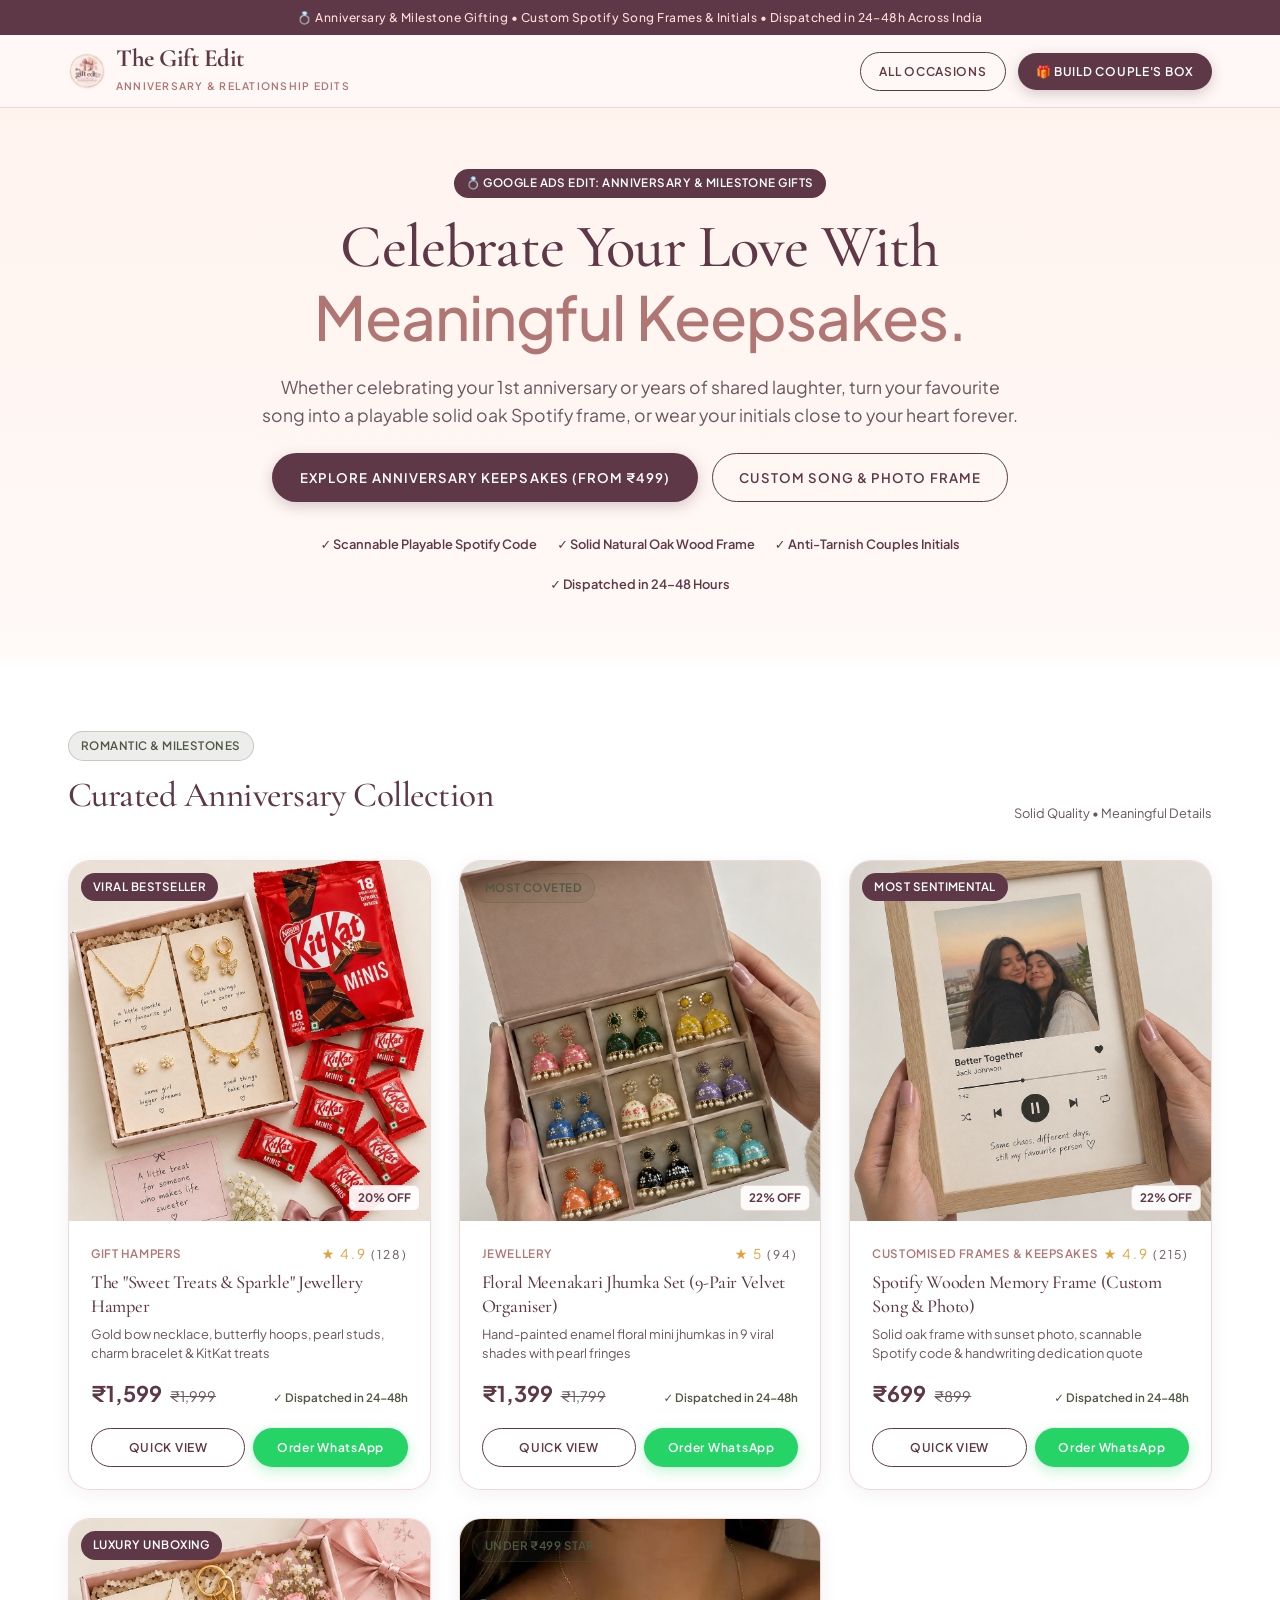
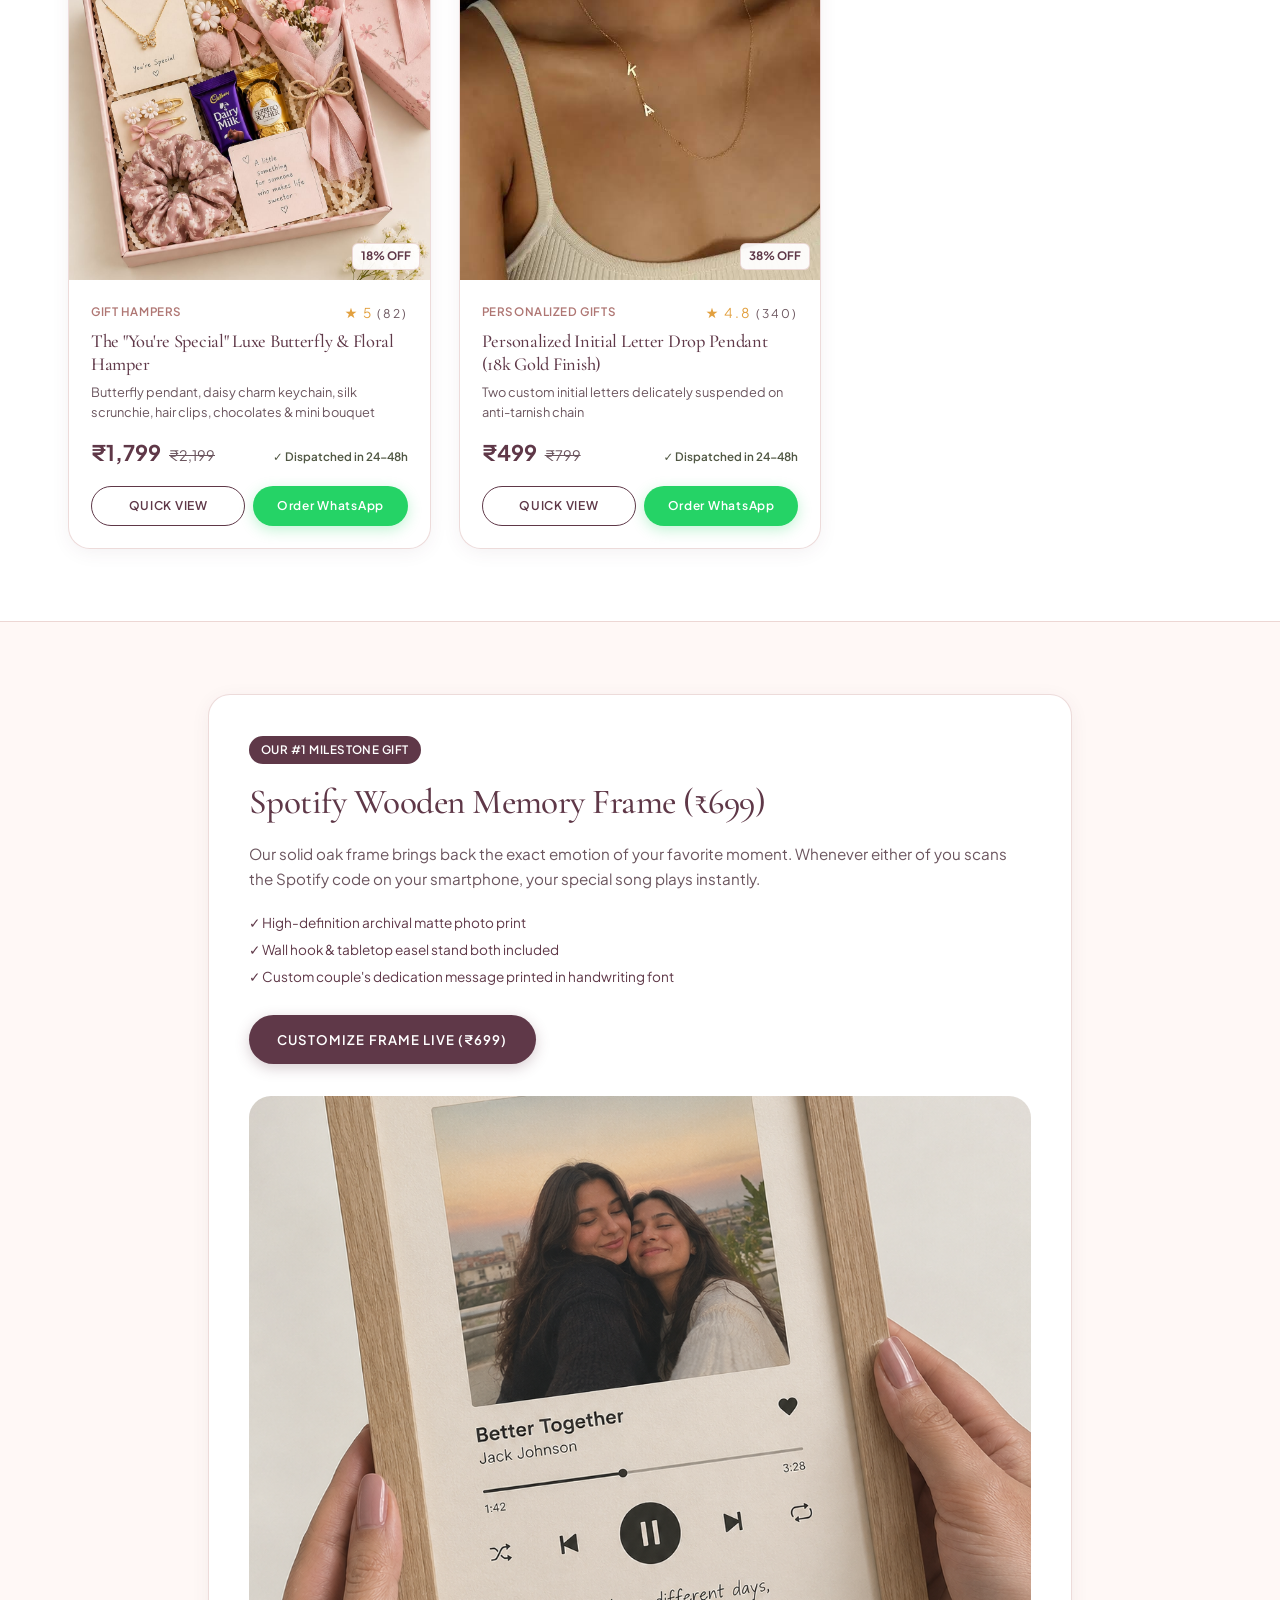
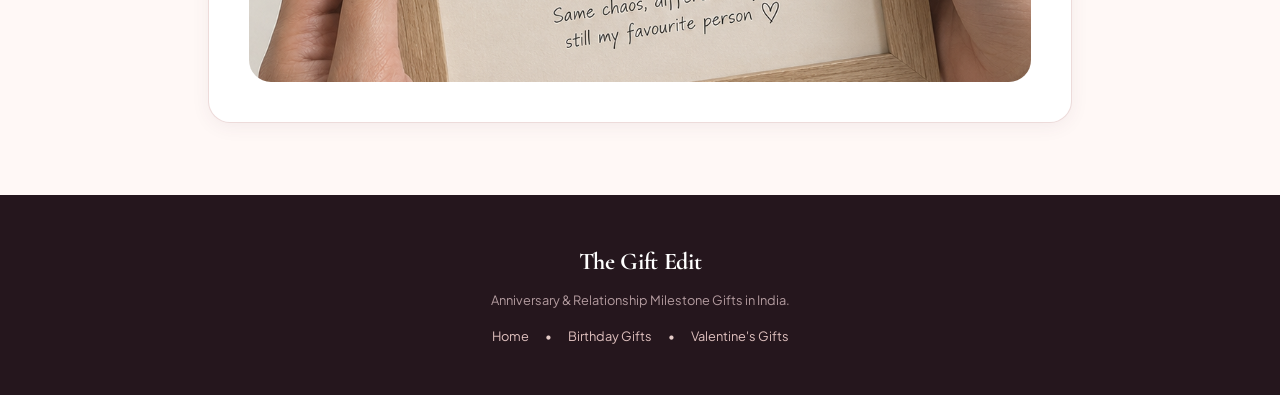
<file: google ads /anniversary-gifts.html>
<!DOCTYPE html>
<html lang="en">
<head>
  <!-- Google tag (gtag.js) -->
  <script async src="https://www.googletagmanager.com/gtm.js?id=GTM-PHZTGHVB"></script>
  <script>
    window.dataLayer = window.dataLayer || [];
    function gtag(){dataLayer.push(arguments);}
    gtag('js', new Date());
  </script>
  <meta charset="UTF-8">
  <meta name="viewport" content="width=device-width, initial-scale=1.0">
  <title>Anniversary Gifts & Relationship Keepsakes | The Gift Edit India</title>
  <meta name="description" content="Celebrate your 1st anniversary or special relationship milestone with custom Spotify song frames, 18K gold initial pendants, and romantic luxury hampers. Dispatched across India.">
  <link rel="canonical" href="https://thegiftedit.space/anniversary-gifts.html">

  <meta property="og:title" content="Anniversary Gifts & Keepsakes | The Gift Edit">
  <meta property="og:description" content="Custom Spotify frames, initial letter pendants, and romantic hampers for him and her.">
  <meta property="og:image" content="assets/products/spotify-frame.png">

  <link rel="preconnect" href="https://fonts.googleapis.com">
  <link rel="preconnect" href="https://fonts.gstatic.com" crossorigin>
  <link href="https://fonts.googleapis.com/css2?family=Cormorant+Garamond:ital,wght@0,400;0,500;0,600;0,700;1,400;1,600&family=Plus+Jakarta+Sans:wght@400;500;600;700&display=swap" rel="stylesheet">
  <link rel="stylesheet" href="css/styles.css">
</head>
<body>

  <div class="top-announcement">
    <span>💍 Anniversary & Milestone Gifting • Custom Spotify Song Frames & Initials • Dispatched in 24–48h Across India</span>
  </div>

  <header class="glass-header" style="position: sticky; top: 0; z-index: 800;">
    <div class="container-custom" style="display: flex; align-items: center; justify-content: space-between; height: 72px;">
      <a href="index.html" style="display: flex; align-items: center; gap: 10px;">
        <img src="assets/brand/logo.png" alt="The Gift Edit Logo" style="height: 38px; width: auto;" onerror="this.style.display='none'">
        <div>
          <span class="font-serif" style="font-size: 1.55rem; font-weight: 700; color: var(--color-burgundy); letter-spacing: -0.02em; display: block; line-height: 1;">
            The Gift Edit
          </span>
          <span style="font-size: 0.65rem; text-transform: uppercase; letter-spacing: 0.12em; color: var(--color-dusty-rose-dark); font-weight: 600;">
            Anniversary & Relationship Edits
          </span>
        </div>
      </a>

      <div style="display: flex; align-items: center; gap: 12px;">
        <a href="index.html" class="btn-secondary btn-sm">All Occasions</a>
        <button type="button" class="btn-primary btn-sm" onclick="openBuildBoxModal()">🎁 Build Couple's Box</button>
      </div>
    </div>
  </header>

  <main>
    <section style="position: relative; padding: 60px 0 64px 0; background: linear-gradient(180deg, #FFF3EE 0%, #FFF9F7 100%);">
      <div class="container-custom">
        <div style="max-width: 760px; margin: 0 auto; text-align: center;">
          <span class="pill-badge pill-badge-burgundy" style="margin-bottom: 14px;">
            💍 Google Ads Edit: Anniversary & Milestone Gifts
          </span>
          <h1 class="font-serif" style="font-size: clamp(2.4rem, 5vw, 3.8rem); line-height: 1.15; color: var(--color-burgundy); margin-bottom: 16px;">
            Celebrate Your Love With <br><span class="italic font-normal" style="color: var(--color-dusty-rose-dark);">Meaningful Keepsakes.</span>
          </h1>
          <p style="font-size: 1.1rem; color: var(--color-text-muted); line-height: 1.6; margin-bottom: 24px;">
            Whether celebrating your 1st anniversary or years of shared laughter, turn your favourite song into a playable solid oak Spotify frame, or wear your initials close to your heart forever.
          </p>

          <div style="display: flex; gap: 14px; justify-content: center; flex-wrap: wrap; margin-bottom: 32px;">
            <a href="#anniversary-products" class="btn-primary">Explore Anniversary Keepsakes (From ₹499)</a>
            <a href="index.html#personalisation" class="btn-secondary">Custom Song & Photo Frame</a>
          </div>

          <div style="display: flex; justify-content: center; gap: 20px; flex-wrap: wrap; font-size: 0.8rem; font-weight: 600; color: var(--color-burgundy);">
            <span>✓ Scannable Playable Spotify Code</span>
            <span>✓ Solid Natural Oak Wood Frame</span>
            <span>✓ Anti-Tarnish Couples Initials</span>
            <span>✓ Dispatched in 24–48 Hours</span>
          </div>
        </div>
      </div>
    </section>

    <section id="anniversary-products" style="padding: 72px 0; background: #FFFFFF;">
      <div class="container-custom">
        <div style="display: flex; justify-content: space-between; align-items: flex-end; margin-bottom: 36px;">
          <div>
            <span class="pill-badge pill-badge-olive" style="margin-bottom: 6px;">Romantic & Milestones</span>
            <h2 class="font-serif" style="font-size: 2.2rem; color: var(--color-burgundy);">Curated Anniversary Collection</h2>
          </div>
          <span style="font-size: 0.8rem; color: var(--color-text-muted);">Solid Quality • Meaningful Details</span>
        </div>

        <div id="products-grid" style="display: grid; grid-template-columns: repeat(auto-fill, minmax(280px, 1fr)); gap: 28px;">
          <!-- Populated from js/app.js -->
        </div>
      </div>
    </section>

    <!-- Couple's Frame Feature Highlight -->
    <section style="padding: 72px 0; background: var(--color-soft-cream-light); border-top: 1px solid var(--color-border-subtle);">
      <div class="container-custom" style="max-width: 960px;">
        <div class="surface-card" style="padding: 40px; display: grid; grid-template-columns: 1fr; gap: 32px; align-items: center;" class="feature-two-col">
          <div>
            <span class="pill-badge pill-badge-burgundy" style="margin-bottom: 10px;">Our #1 Milestone Gift</span>
            <h2 class="font-serif" style="font-size: 2.2rem; color: var(--color-burgundy); margin-bottom: 12px;">
              Spotify Wooden Memory Frame (₹699)
            </h2>
            <p style="font-size: 0.95rem; color: var(--color-text-muted); line-height: 1.6; margin-bottom: 18px;">
              Our solid oak frame brings back the exact emotion of your favorite moment. Whenever either of you scans the Spotify code on your smartphone, your special song plays instantly.
            </p>
            <ul style="list-style: none; padding: 0; margin-bottom: 24px; font-size: 0.85rem; color: var(--color-burgundy); line-height: 2;">
              <li>✓ High-definition archival matte photo print</li>
              <li>✓ Wall hook & tabletop easel stand both included</li>
              <li>✓ Custom couple's dedication message printed in handwriting font</li>
            </ul>
            <a href="index.html#personalisation" class="btn-primary">Customize Frame Live (₹699)</a>
          </div>
          <div style="aspect-ratio: 4/3; border-radius: var(--radius-lg); overflow: hidden;">
            <img src="assets/products/spotify-frame.png" alt="Spotify Frame For Couples" style="width: 100%; height: 100%; object-fit: cover;">
          </div>
        </div>
      </div>
    </section>
  </main>

  <footer style="background: #25161D; color: #E5CCC8; padding: 48px 0; text-align: center;">
    <div class="container-custom">
      <span class="font-serif" style="font-size: 1.5rem; color: #FFF; font-weight: 700;">The Gift Edit</span>
      <p style="font-size: 0.8rem; color: #B39B9F; margin: 8px 0 16px 0;">Anniversary & Relationship Milestone Gifts in India.</p>
      <div style="display: flex; justify-content: center; gap: 16px; font-size: 0.8rem;">
        <a href="index.html" style="color: var(--color-dusty-rose-light);">Home</a>
        <span>•</span>
        <a href="birthday-gifts.html" style="color: var(--color-dusty-rose-light);">Birthday Gifts</a>
        <span>•</span>
        <a href="valentines-gifts.html" style="color: var(--color-dusty-rose-light);">Valentine's Gifts</a>
      </div>
    </div>
  </footer>

  <!-- Modals -->
  <div id="product-detail-modal" class="modal-overlay">
    <div class="modal-content" style="padding: 28px;">
      <button type="button" class="modal-close-btn">✕</button>
      <div id="product-modal-dynamic-content"></div>
    </div>
  </div>

  <div id="build-box-modal" class="modal-overlay">
    <div class="modal-content" style="padding: 32px;">
      <button type="button" class="modal-close-btn" onclick="closeBuildBoxModal()">✕</button>
      <div style="text-align: center; margin-bottom: 20px;">
        <h2 class="font-serif" style="font-size: 1.8rem; color: var(--color-burgundy);">Build A Couple's Gift Box</h2>
      </div>
      <div id="build-box-items-list" style="max-height: 220px; overflow-y: auto; margin-bottom: 16px;"></div>
      <div style="background: var(--color-soft-cream); border-radius: var(--radius-md); padding: 14px; display: flex; justify-content: space-between; margin-bottom: 16px;">
        <span style="font-weight: 700; color: var(--color-burgundy);">Estimated Total</span>
        <span id="build-box-total" style="font-size: 1.3rem; font-weight: 700; color: var(--color-burgundy);">₹998</span>
      </div>
      <a id="build-box-whatsapp-btn" href="#" target="_blank" class="btn-whatsapp" style="width: 100%; justify-content: center;">Order on WhatsApp</a>
    </div>
  </div>

  <script src="js/products-data.js"></script>
  <script src="js/tracking.js"></script>
  <script src="js/app.js"></script>
  <script>
    document.addEventListener('DOMContentLoaded', () => {
      setTimeout(() => {
        filterProductsByOccasion('anniversary');
      }, 50);
    });
  </script>
</body>
</html>
</file>
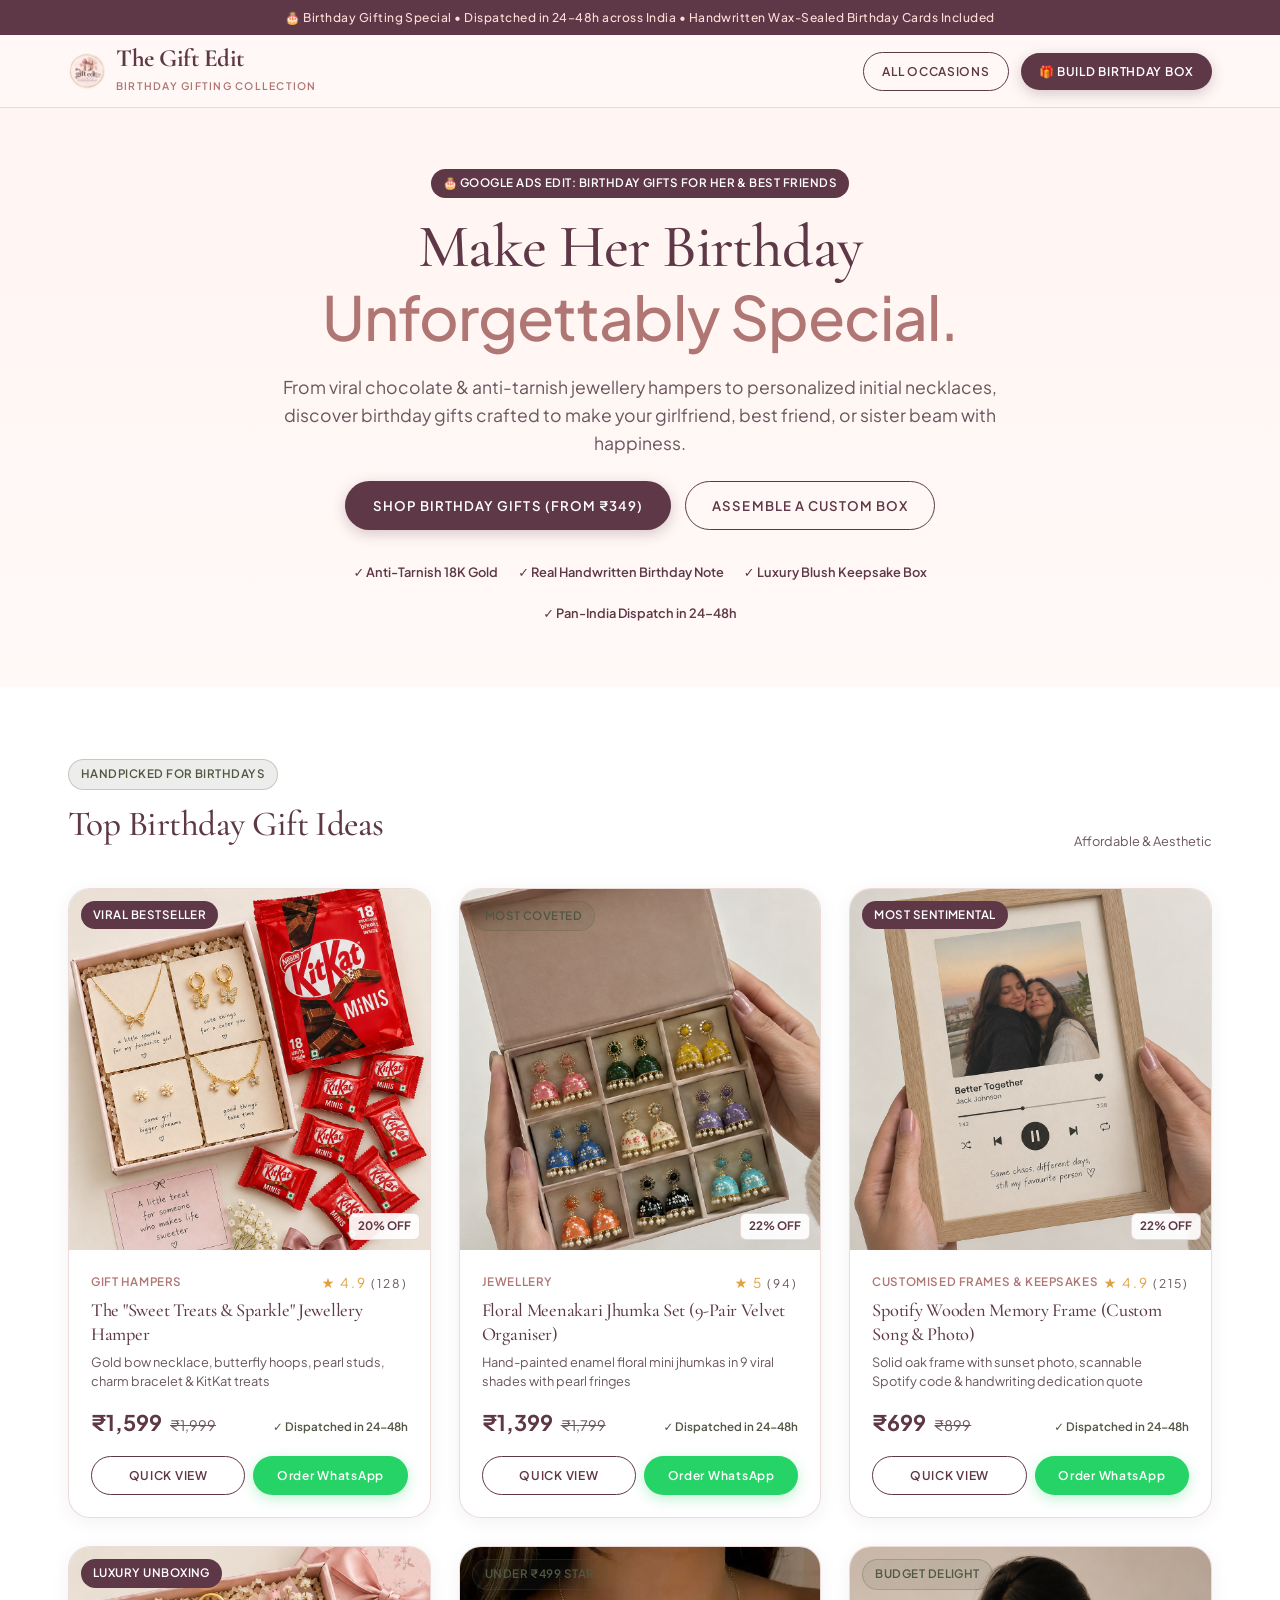
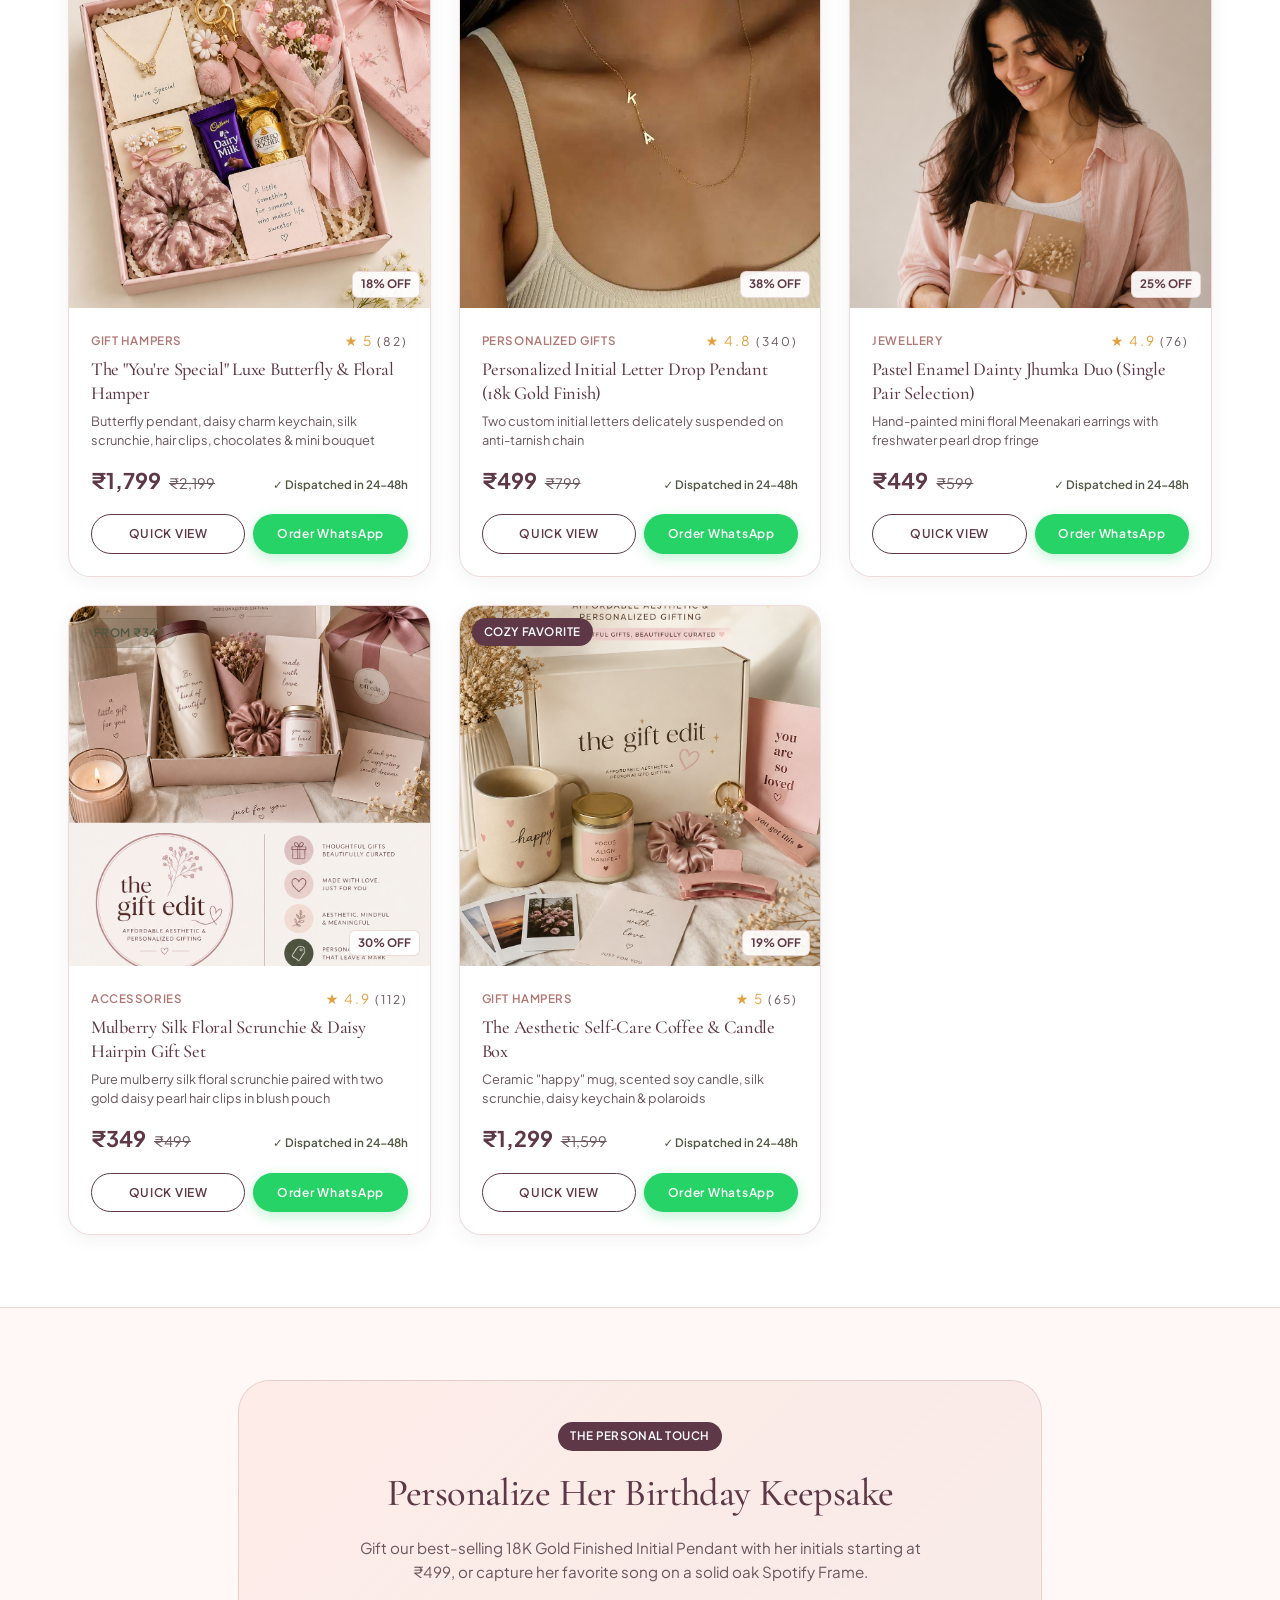
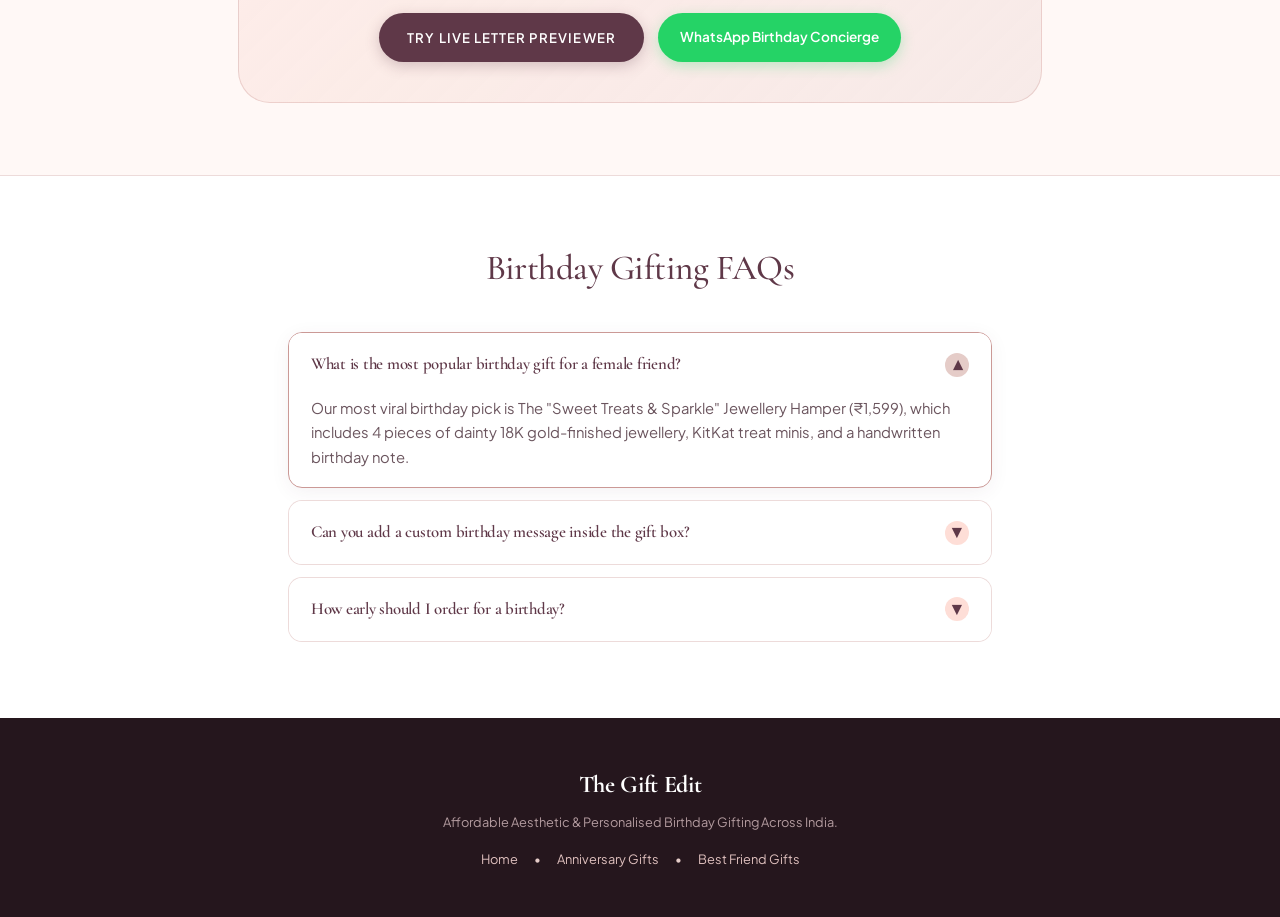
<file: google ads /birthday-gifts.html>
<!DOCTYPE html>
<html lang="en">
<head>
  <!-- Google tag (gtag.js) -->
  <script async src="https://www.googletagmanager.com/gtm.js?id=GTM-PHZTGHVB"></script>
  <script>
    window.dataLayer = window.dataLayer || [];
    function gtag(){dataLayer.push(arguments);}
    gtag('js', new Date());
  </script>
  <meta charset="UTF-8">
  <meta name="viewport" content="width=device-width, initial-scale=1.0">
  <title>Birthday Gifts for Her & Best Friends | The Gift Edit India</title>
  <meta name="description" content="Discover viral birthday gift hampers, personalised initial pendants, and luxury keepsakes for girlfriends, best friends, and sisters. Starting at ₹349. Dispatched in 24–48 hrs.">
  <link rel="canonical" href="https://thegiftedit.space/birthday-gifts.html">

  <meta property="og:title" content="Birthday Gifts for Her | The Gift Edit">
  <meta property="og:description" content="Viral jewellery hampers, personalized initial necklaces, and aesthetic keepsakes for her special birthday.">
  <meta property="og:image" content="assets/products/kitkat-hamper.jpeg">

  <link rel="preconnect" href="https://fonts.googleapis.com">
  <link rel="preconnect" href="https://fonts.gstatic.com" crossorigin>
  <link href="https://fonts.googleapis.com/css2?family=Cormorant+Garamond:ital,wght@0,400;0,500;0,600;0,700;1,400;1,600&family=Plus+Jakarta+Sans:wght@400;500;600;700&display=swap" rel="stylesheet">
  <link rel="stylesheet" href="css/styles.css">

  <script type="application/ld+json">
  {
    "@context": "https://schema.org",
    "@type": "CollectionPage",
    "name": "Birthday Gifts for Her - The Gift Edit",
    "description": "Curated birthday hampers, anti-tarnish jewellery, and personalized keepsakes for girlfriends, sisters, and best friends.",
    "url": "https://thegiftedit.space/birthday-gifts.html",
    "publisher": {
      "@type": "Organization",
      "name": "The Gift Edit",
      "url": "https://thegiftedit.space/"
    }
  }
  </script>
</head>
<body>

  <div class="top-announcement">
    <span>🎂 Birthday Gifting Special • Dispatched in 24–48h across India • Handwritten Wax-Sealed Birthday Cards Included</span>
  </div>

  <header class="glass-header" style="position: sticky; top: 0; z-index: 800;">
    <div class="container-custom" style="display: flex; align-items: center; justify-content: space-between; height: 72px;">
      <a href="index.html" style="display: flex; align-items: center; gap: 10px;">
        <img src="assets/brand/logo.png" alt="The Gift Edit Logo" style="height: 38px; width: auto;" onerror="this.style.display='none'">
        <div>
          <span class="font-serif" style="font-size: 1.55rem; font-weight: 700; color: var(--color-burgundy); letter-spacing: -0.02em; display: block; line-height: 1;">
            The Gift Edit
          </span>
          <span style="font-size: 0.65rem; text-transform: uppercase; letter-spacing: 0.12em; color: var(--color-dusty-rose-dark); font-weight: 600;">
            Birthday Gifting Collection
          </span>
        </div>
      </a>

      <div style="display: flex; align-items: center; gap: 12px;">
        <a href="index.html" class="btn-secondary btn-sm">All Occasions</a>
        <button type="button" class="btn-primary btn-sm" onclick="openBuildBoxModal()">🎁 Build Birthday Box</button>
      </div>
    </div>
  </header>

  <main>
    <!-- Dedicated Birthday Hero -->
    <section style="position: relative; padding: 60px 0 64px 0; background: linear-gradient(180deg, #FFF5F2 0%, #FFF9F7 100%);">
      <div class="container-custom">
        <div style="max-width: 760px; margin: 0 auto; text-align: center;">
          <span class="pill-badge pill-badge-burgundy" style="margin-bottom: 14px;">
            🎂 Google Ads Edit: Birthday Gifts for Her & Best Friends
          </span>
          <h1 class="font-serif" style="font-size: clamp(2.4rem, 5vw, 3.8rem); line-height: 1.15; color: var(--color-burgundy); margin-bottom: 16px;">
            Make Her Birthday <br><span class="italic font-normal" style="color: var(--color-dusty-rose-dark);">Unforgettably Special.</span>
          </h1>
          <p style="font-size: 1.1rem; color: var(--color-text-muted); line-height: 1.6; margin-bottom: 24px;">
            From viral chocolate & anti-tarnish jewellery hampers to personalized initial necklaces, discover birthday gifts crafted to make your girlfriend, best friend, or sister beam with happiness.
          </p>

          <div style="display: flex; gap: 14px; justify-content: center; flex-wrap: wrap; margin-bottom: 32px;">
            <a href="#birthday-products" class="btn-primary">Shop Birthday Gifts (From ₹349)</a>
            <button class="btn-secondary" onclick="openBuildBoxModal()">Assemble A Custom Box</button>
          </div>

          <!-- Fast Highlights -->
          <div style="display: flex; justify-content: center; gap: 20px; flex-wrap: wrap; font-size: 0.8rem; font-weight: 600; color: var(--color-burgundy);">
            <span>✓ Anti-Tarnish 18K Gold</span>
            <span>✓ Real Handwritten Birthday Note</span>
            <span>✓ Luxury Blush Keepsake Box</span>
            <span>✓ Pan-India Dispatch in 24–48h</span>
          </div>
        </div>
      </div>
    </section>

    <!-- Curated Birthday Product Showcase -->
    <section id="birthday-products" style="padding: 72px 0; background: #FFFFFF;">
      <div class="container-custom">
        <div style="display: flex; justify-content: space-between; align-items: flex-end; margin-bottom: 36px;">
          <div>
            <span class="pill-badge pill-badge-olive" style="margin-bottom: 6px;">Handpicked For Birthdays</span>
            <h2 class="font-serif" style="font-size: 2.2rem; color: var(--color-burgundy);">Top Birthday Gift Ideas</h2>
          </div>
          <span style="font-size: 0.8rem; color: var(--color-text-muted);">Affordable & Aesthetic</span>
        </div>

        <div id="products-grid" style="display: grid; grid-template-columns: repeat(auto-fill, minmax(280px, 1fr)); gap: 28px;">
          <!-- Populated from js/app.js -->
        </div>
      </div>
    </section>

    <!-- Birthday Personalization Spotlight -->
    <section style="padding: 72px 0; background: var(--color-soft-cream-light); border-top: 1px solid var(--color-border-subtle);">
      <div class="container-custom" style="max-width: 900px;">
        <div class="surface-tinted" style="padding: 40px; text-align: center;">
          <span class="pill-badge pill-badge-burgundy" style="margin-bottom: 12px;">The Personal Touch</span>
          <h2 class="font-serif" style="font-size: 2.4rem; color: var(--color-burgundy); margin-bottom: 12px;">
            Personalize Her Birthday Keepsake
          </h2>
          <p style="font-size: 0.95rem; color: var(--color-text-muted); line-height: 1.6; max-width: 600px; margin: 0 auto 28px auto;">
            Gift our best-selling 18K Gold Finished Initial Pendant with her initials starting at ₹499, or capture her favorite song on a solid oak Spotify Frame.
          </p>
          <div style="display: flex; gap: 14px; justify-content: center; flex-wrap: wrap;">
            <a href="index.html#personalisation" class="btn-primary">Try Live Letter Previewer</a>
            <a href="https://wa.me/919876543210?text=Hi%20The%20Gift%20Edit!%20I'm%20looking%20for%20a%20personalized%20birthday%20gift%20for%20my%20friend/girlfriend." target="_blank" class="btn-whatsapp">
              WhatsApp Birthday Concierge
            </a>
          </div>
        </div>
      </div>
    </section>

    <!-- Birthday FAQs -->
    <section style="padding: 64px 0; background: #FFFFFF; border-top: 1px solid var(--color-border-subtle);">
      <div class="container-custom" style="max-width: 800px;">
        <div style="text-align: center; margin-bottom: 36px;">
          <h2 class="font-serif" style="font-size: 2.2rem; color: var(--color-burgundy);">Birthday Gifting FAQs</h2>
        </div>
        <div class="faq-accordion">
          <div class="faq-item active">
            <div class="faq-header">
              <h3>What is the most popular birthday gift for a female friend?</h3>
              <div class="faq-toggle-icon">▼</div>
            </div>
            <div class="faq-body">
              Our most viral birthday pick is The "Sweet Treats & Sparkle" Jewellery Hamper (₹1,599), which includes 4 pieces of dainty 18K gold-finished jewellery, KitKat treat minis, and a handwritten birthday note.
            </div>
          </div>
          <div class="faq-item">
            <div class="faq-header">
              <h3>Can you add a custom birthday message inside the gift box?</h3>
              <div class="faq-toggle-icon">▼</div>
            </div>
            <div class="faq-body">
              Yes, absolutely! Every gift box includes a complimentary gold-foiled botanical card with your handwritten birthday message, sealed with our signature wax seal.
            </div>
          </div>
          <div class="faq-item">
            <div class="faq-header">
              <h3>How early should I order for a birthday?</h3>
              <div class="faq-toggle-icon">▼</div>
            </div>
            <div class="faq-body">
              We dispatch within 24 to 48 hours across India. Standard delivery takes 3 to 5 business days, so ordering 4–6 days in advance of the birthday celebration is recommended.
            </div>
          </div>
        </div>
      </div>
    </section>
  </main>

  <footer style="background: #25161D; color: #E5CCC8; padding: 48px 0; text-align: center;">
    <div class="container-custom">
      <span class="font-serif" style="font-size: 1.5rem; color: #FFF; font-weight: 700;">The Gift Edit</span>
      <p style="font-size: 0.8rem; color: #B39B9F; margin: 8px 0 16px 0;">Affordable Aesthetic & Personalised Birthday Gifting Across India.</p>
      <div style="display: flex; justify-content: center; gap: 16px; font-size: 0.8rem;">
        <a href="index.html" style="color: var(--color-dusty-rose-light);">Home</a>
        <span>•</span>
        <a href="anniversary-gifts.html" style="color: var(--color-dusty-rose-light);">Anniversary Gifts</a>
        <span>•</span>
        <a href="friendship-gifts.html" style="color: var(--color-dusty-rose-light);">Best Friend Gifts</a>
      </div>
    </div>
  </footer>

  <!-- Modals & Scripts -->
  <div id="product-detail-modal" class="modal-overlay">
    <div class="modal-content" style="padding: 28px;">
      <button type="button" class="modal-close-btn">✕</button>
      <div id="product-modal-dynamic-content"></div>
    </div>
  </div>

  <div id="build-box-modal" class="modal-overlay">
    <div class="modal-content" style="padding: 32px;">
      <button type="button" class="modal-close-btn" onclick="closeBuildBoxModal()">✕</button>
      <div style="text-align: center; margin-bottom: 20px;">
        <h2 class="font-serif" style="font-size: 1.8rem; color: var(--color-burgundy);">Build A Custom Birthday Box</h2>
      </div>
      <div id="build-box-items-list" style="max-height: 220px; overflow-y: auto; margin-bottom: 16px;"></div>
      <div style="background: var(--color-soft-cream); border-radius: var(--radius-md); padding: 14px; display: flex; justify-content: space-between; margin-bottom: 16px;">
        <span style="font-weight: 700; color: var(--color-burgundy);">Estimated Total</span>
        <span id="build-box-total" style="font-size: 1.3rem; font-weight: 700; color: var(--color-burgundy);">₹998</span>
      </div>
      <a id="build-box-whatsapp-btn" href="#" target="_blank" class="btn-whatsapp" style="width: 100%; justify-content: center;">Order on WhatsApp</a>
    </div>
  </div>

  <script src="js/products-data.js"></script>
  <script src="js/tracking.js"></script>
  <script src="js/app.js"></script>
  <script>
    document.addEventListener('DOMContentLoaded', () => {
      // Auto-filter birthday products on dedicated page
      setTimeout(() => {
        filterProductsByOccasion('birthday');
      }, 50);
    });
  </script>
</body>
</html>
</file>
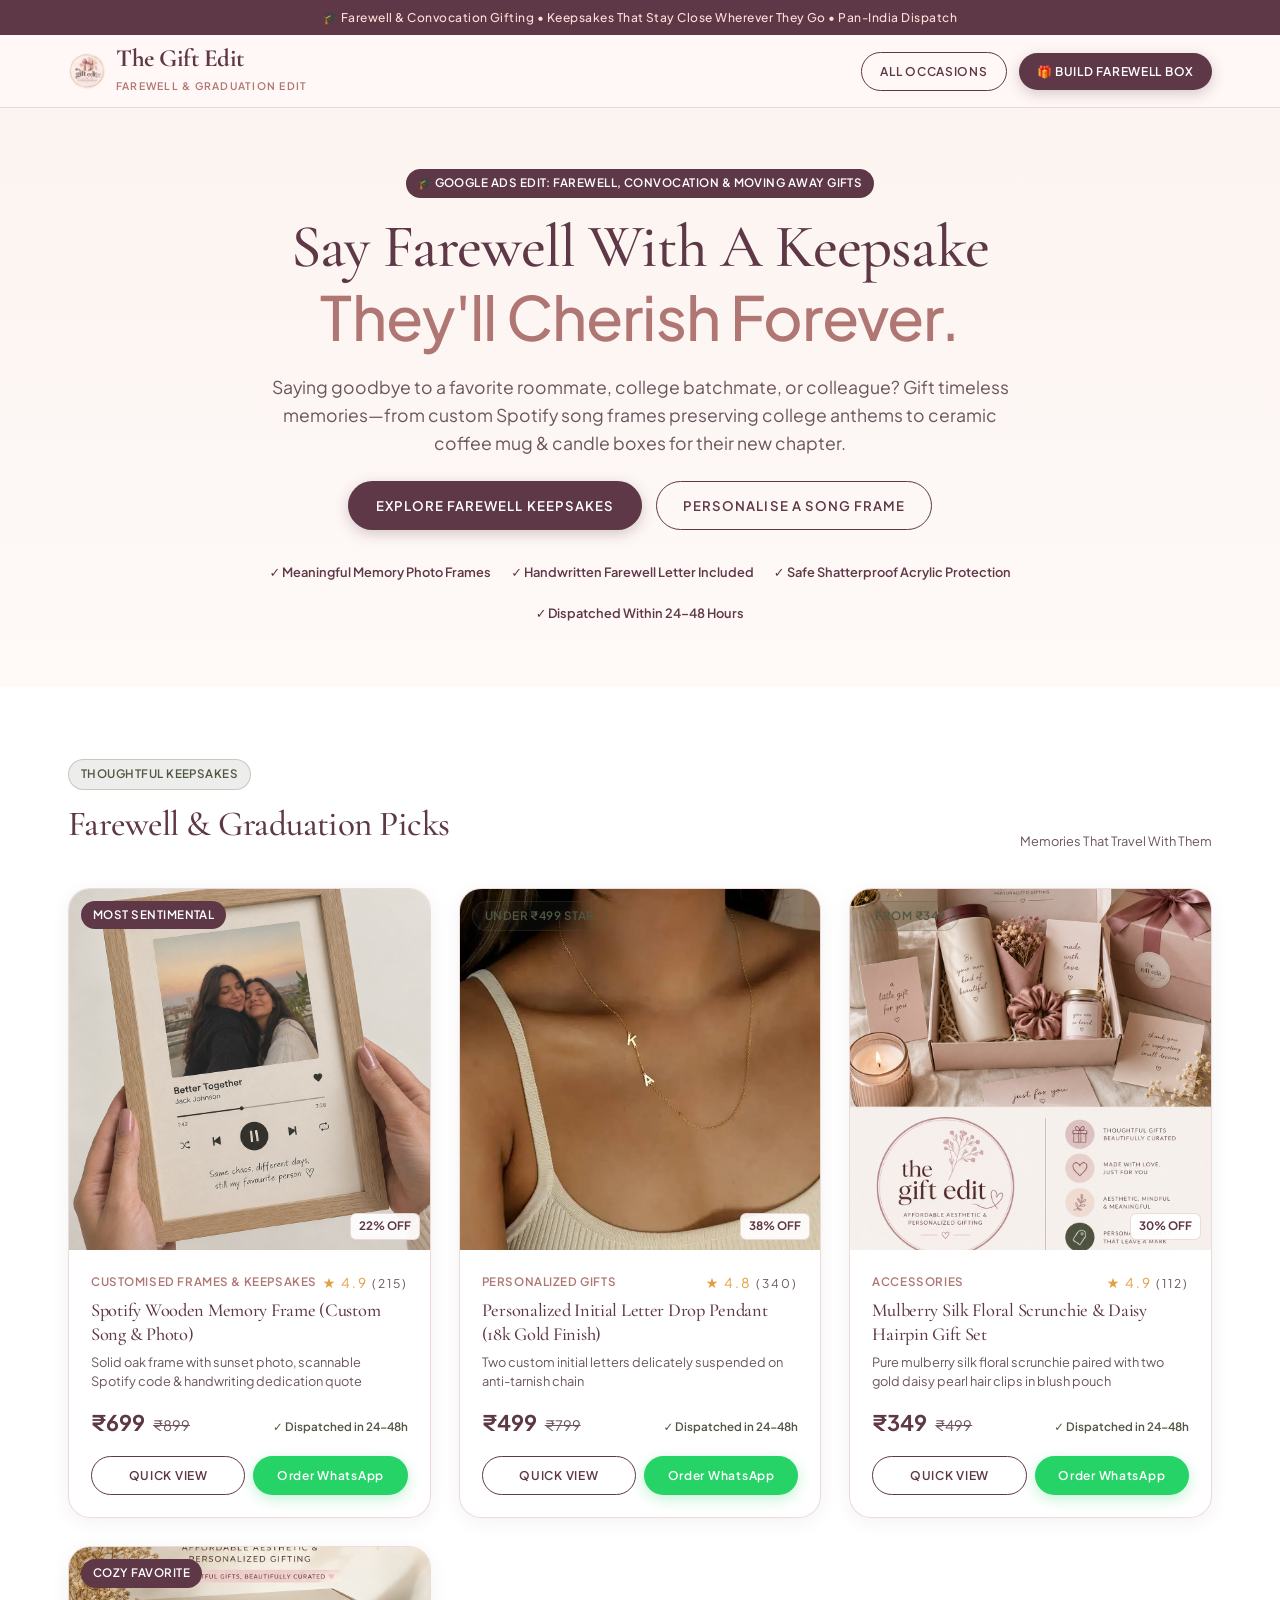
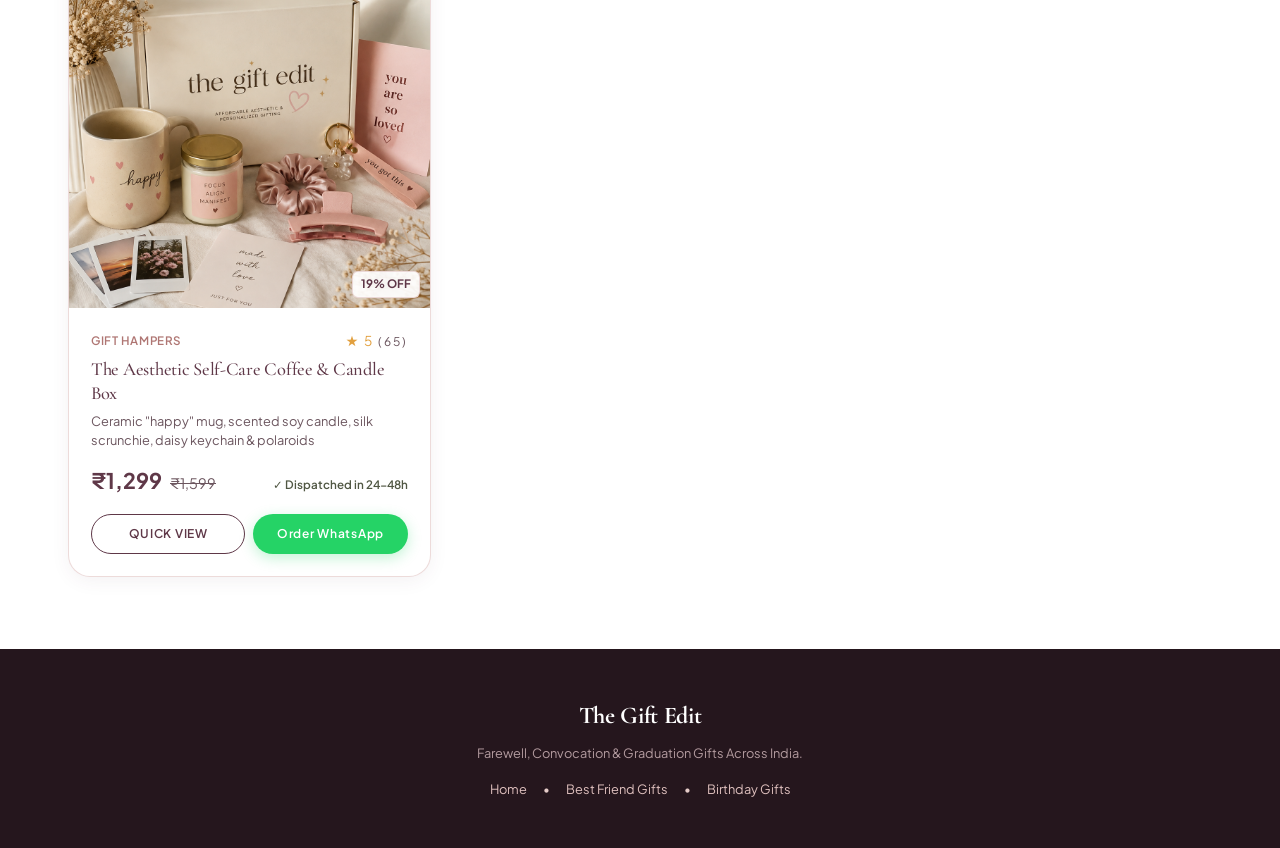
<file: google ads /farewell-gifts.html>
<!DOCTYPE html>
<html lang="en">
<head>
  <!-- Google tag (gtag.js) -->
  <script async src="https://www.googletagmanager.com/gtm.js?id=GTM-PHZTGHVB"></script>
  <script>
    window.dataLayer = window.dataLayer || [];
    function gtag(){dataLayer.push(arguments);}
    gtag('js', new Date());
  </script>
  <meta charset="UTF-8">
  <meta name="viewport" content="width=device-width, initial-scale=1.0">
  <title>Farewell & Graduation Gifts for Friends & Colleagues | The Gift Edit India</title>
  <meta name="description" content="Thoughtful farewell gifts and graduation keepsakes for college friends, roommates, and colleagues. Custom Spotify photo frames, self-care ceramic mug hampers, and initial pendants.">
  <link rel="canonical" href="https://thegiftedit.space/farewell-gifts.html">

  <meta property="og:title" content="Farewell & Graduation Gifts | The Gift Edit">
  <meta property="og:description" content="Timeless wooden photo frames, self-care coffee hampers, and keepsakes for friends moving away.">
  <meta property="og:image" content="assets/brand/brand-image.png">

  <link rel="preconnect" href="https://fonts.googleapis.com">
  <link rel="preconnect" href="https://fonts.gstatic.com" crossorigin>
  <link href="https://fonts.googleapis.com/css2?family=Cormorant+Garamond:ital,wght@0,400;0,500;0,600;0,700;1,400;1,600&family=Plus+Jakarta+Sans:wght@400;500;600;700&display=swap" rel="stylesheet">
  <link rel="stylesheet" href="css/styles.css">
</head>
<body>

  <div class="top-announcement">
    <span>🎓 Farewell & Convocation Gifting • Keepsakes That Stay Close Wherever They Go • Pan-India Dispatch</span>
  </div>

  <header class="glass-header" style="position: sticky; top: 0; z-index: 800;">
    <div class="container-custom" style="display: flex; align-items: center; justify-content: space-between; height: 72px;">
      <a href="index.html" style="display: flex; align-items: center; gap: 10px;">
        <img src="assets/brand/logo.png" alt="The Gift Edit Logo" style="height: 38px; width: auto;" onerror="this.style.display='none'">
        <div>
          <span class="font-serif" style="font-size: 1.55rem; font-weight: 700; color: var(--color-burgundy); letter-spacing: -0.02em; display: block; line-height: 1;">
            The Gift Edit
          </span>
          <span style="font-size: 0.65rem; text-transform: uppercase; letter-spacing: 0.12em; color: var(--color-dusty-rose-dark); font-weight: 600;">
            Farewell & Graduation Edit
          </span>
        </div>
      </a>

      <div style="display: flex; align-items: center; gap: 12px;">
        <a href="index.html" class="btn-secondary btn-sm">All Occasions</a>
        <button type="button" class="btn-primary btn-sm" onclick="openBuildBoxModal()">🎁 Build Farewell Box</button>
      </div>
    </div>
  </header>

  <main>
    <section style="position: relative; padding: 60px 0 64px 0; background: linear-gradient(180deg, #FBF4F1 0%, #FFF9F7 100%);">
      <div class="container-custom">
        <div style="max-width: 760px; margin: 0 auto; text-align: center;">
          <span class="pill-badge pill-badge-burgundy" style="margin-bottom: 14px;">
            🎓 Google Ads Edit: Farewell, Convocation & Moving Away Gifts
          </span>
          <h1 class="font-serif" style="font-size: clamp(2.4rem, 5vw, 3.8rem); line-height: 1.15; color: var(--color-burgundy); margin-bottom: 16px;">
            Say Farewell With A Keepsake <br><span class="italic font-normal" style="color: var(--color-dusty-rose-dark);">They'll Cherish Forever.</span>
          </h1>
          <p style="font-size: 1.1rem; color: var(--color-text-muted); line-height: 1.6; margin-bottom: 24px;">
            Saying goodbye to a favorite roommate, college batchmate, or colleague? Gift timeless memories—from custom Spotify song frames preserving college anthems to ceramic coffee mug & candle boxes for their new chapter.
          </p>

          <div style="display: flex; gap: 14px; justify-content: center; flex-wrap: wrap; margin-bottom: 32px;">
            <a href="#farewell-products" class="btn-primary">Explore Farewell Keepsakes</a>
            <a href="index.html#personalisation" class="btn-secondary">Personalise A Song Frame</a>
          </div>

          <div style="display: flex; justify-content: center; gap: 20px; flex-wrap: wrap; font-size: 0.8rem; font-weight: 600; color: var(--color-burgundy);">
            <span>✓ Meaningful Memory Photo Frames</span>
            <span>✓ Handwritten Farewell Letter Included</span>
            <span>✓ Safe Shatterproof Acrylic Protection</span>
            <span>✓ Dispatched Within 24–48 Hours</span>
          </div>
        </div>
      </div>
    </section>

    <section id="farewell-products" style="padding: 72px 0; background: #FFFFFF;">
      <div class="container-custom">
        <div style="display: flex; justify-content: space-between; align-items: flex-end; margin-bottom: 36px;">
          <div>
            <span class="pill-badge pill-badge-olive" style="margin-bottom: 6px;">Thoughtful Keepsakes</span>
            <h2 class="font-serif" style="font-size: 2.2rem; color: var(--color-burgundy);">Farewell & Graduation Picks</h2>
          </div>
          <span style="font-size: 0.8rem; color: var(--color-text-muted);">Memories That Travel With Them</span>
        </div>

        <div id="products-grid" style="display: grid; grid-template-columns: repeat(auto-fill, minmax(280px, 1fr)); gap: 28px;">
          <!-- Populated from js/app.js -->
        </div>
      </div>
    </section>
  </main>

  <footer style="background: #25161D; color: #E5CCC8; padding: 48px 0; text-align: center;">
    <div class="container-custom">
      <span class="font-serif" style="font-size: 1.5rem; color: #FFF; font-weight: 700;">The Gift Edit</span>
      <p style="font-size: 0.8rem; color: #B39B9F; margin: 8px 0 16px 0;">Farewell, Convocation & Graduation Gifts Across India.</p>
      <div style="display: flex; justify-content: center; gap: 16px; font-size: 0.8rem;">
        <a href="index.html" style="color: var(--color-dusty-rose-light);">Home</a>
        <span>•</span>
        <a href="friendship-gifts.html" style="color: var(--color-dusty-rose-light);">Best Friend Gifts</a>
        <span>•</span>
        <a href="birthday-gifts.html" style="color: var(--color-dusty-rose-light);">Birthday Gifts</a>
      </div>
    </div>
  </footer>

  <!-- Modals -->
  <div id="product-detail-modal" class="modal-overlay">
    <div class="modal-content" style="padding: 28px;">
      <button type="button" class="modal-close-btn">✕</button>
      <div id="product-modal-dynamic-content"></div>
    </div>
  </div>

  <div id="build-box-modal" class="modal-overlay">
    <div class="modal-content" style="padding: 32px;">
      <button type="button" class="modal-close-btn" onclick="closeBuildBoxModal()">✕</button>
      <div style="text-align: center; margin-bottom: 20px;">
        <h2 class="font-serif" style="font-size: 1.8rem; color: var(--color-burgundy);">Build A Farewell Gift Box</h2>
      </div>
      <div id="build-box-items-list" style="max-height: 220px; overflow-y: auto; margin-bottom: 16px;"></div>
      <div style="background: var(--color-soft-cream); border-radius: var(--radius-md); padding: 14px; display: flex; justify-content: space-between; margin-bottom: 16px;">
        <span style="font-weight: 700; color: var(--color-burgundy);">Estimated Total</span>
        <span id="build-box-total" style="font-size: 1.3rem; font-weight: 700; color: var(--color-burgundy);">₹998</span>
      </div>
      <a id="build-box-whatsapp-btn" href="#" target="_blank" class="btn-whatsapp" style="width: 100%; justify-content: center;">Order on WhatsApp</a>
    </div>
  </div>

  <script src="js/products-data.js"></script>
  <script src="js/tracking.js"></script>
  <script src="js/app.js"></script>
  <script>
    document.addEventListener('DOMContentLoaded', () => {
      setTimeout(() => {
        filterProductsByOccasion('farewell');
      }, 50);
    });
  </script>
</body>
</html>
</file>
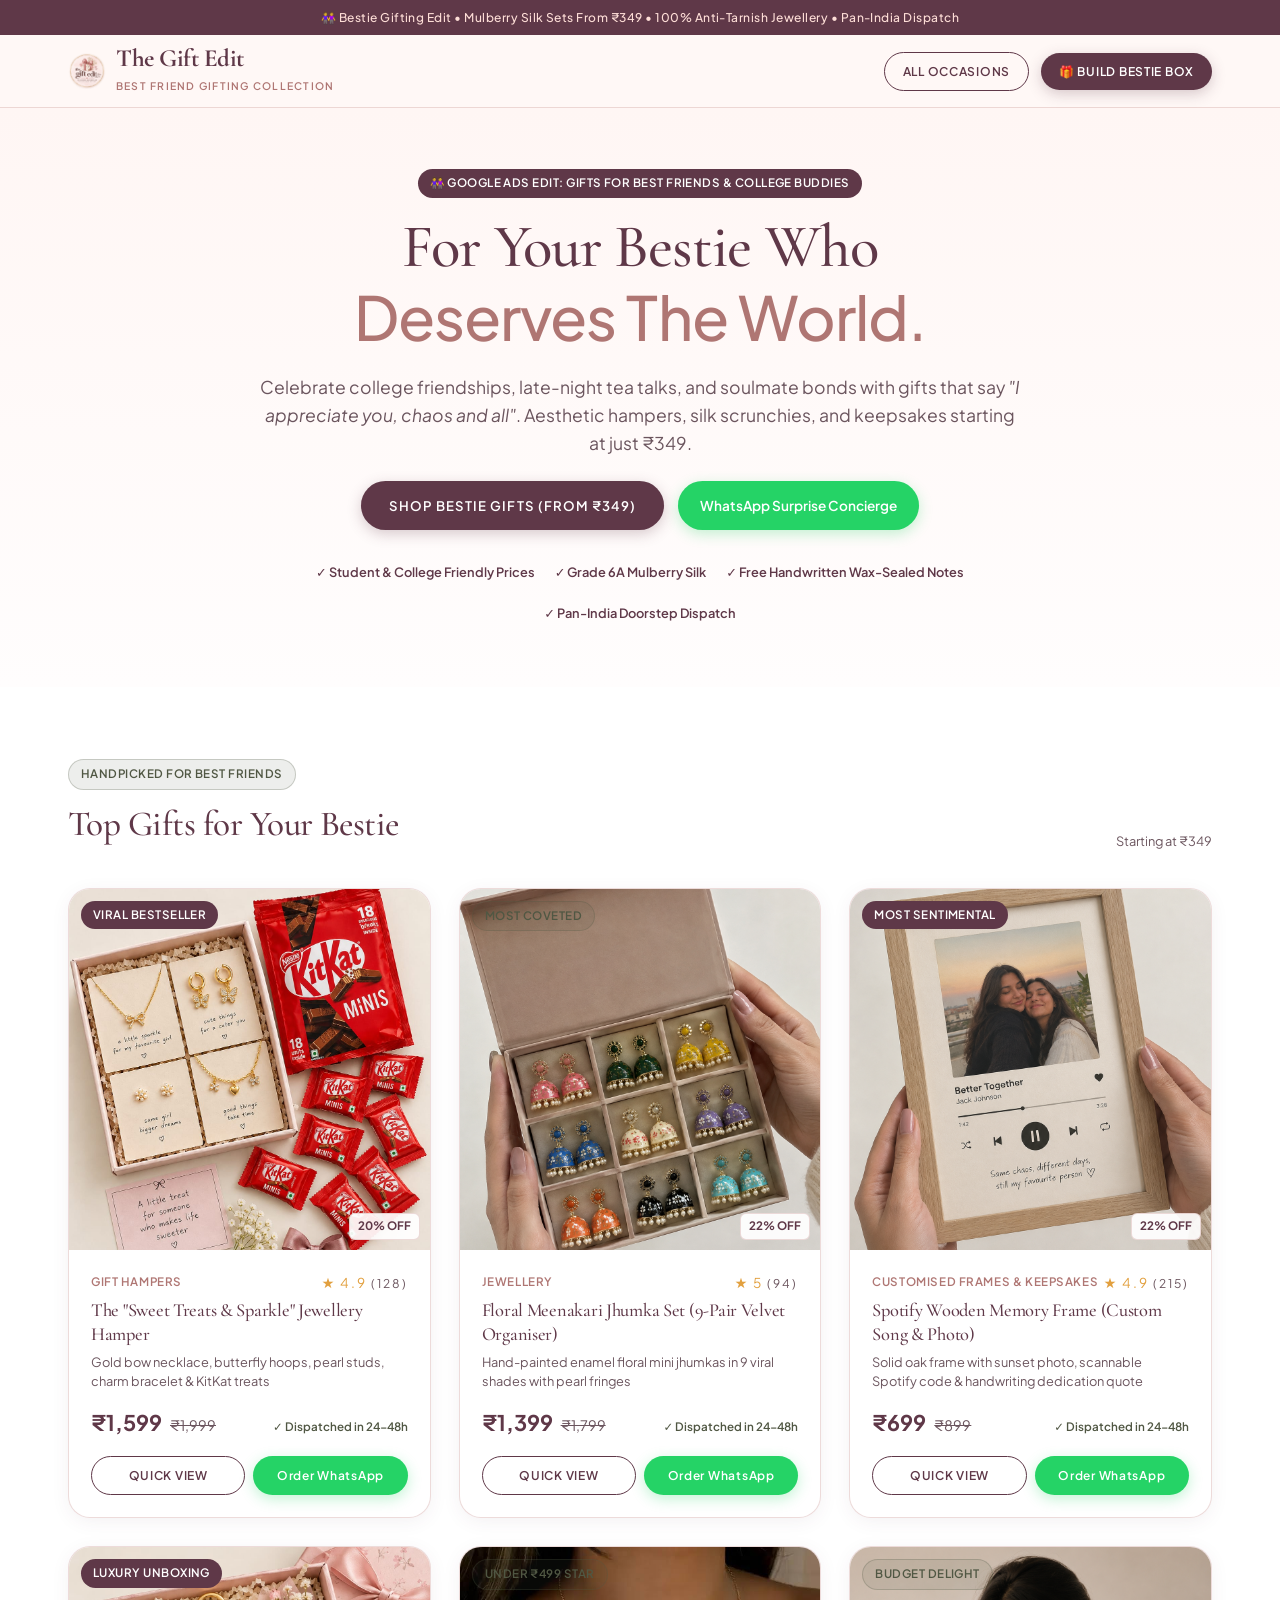
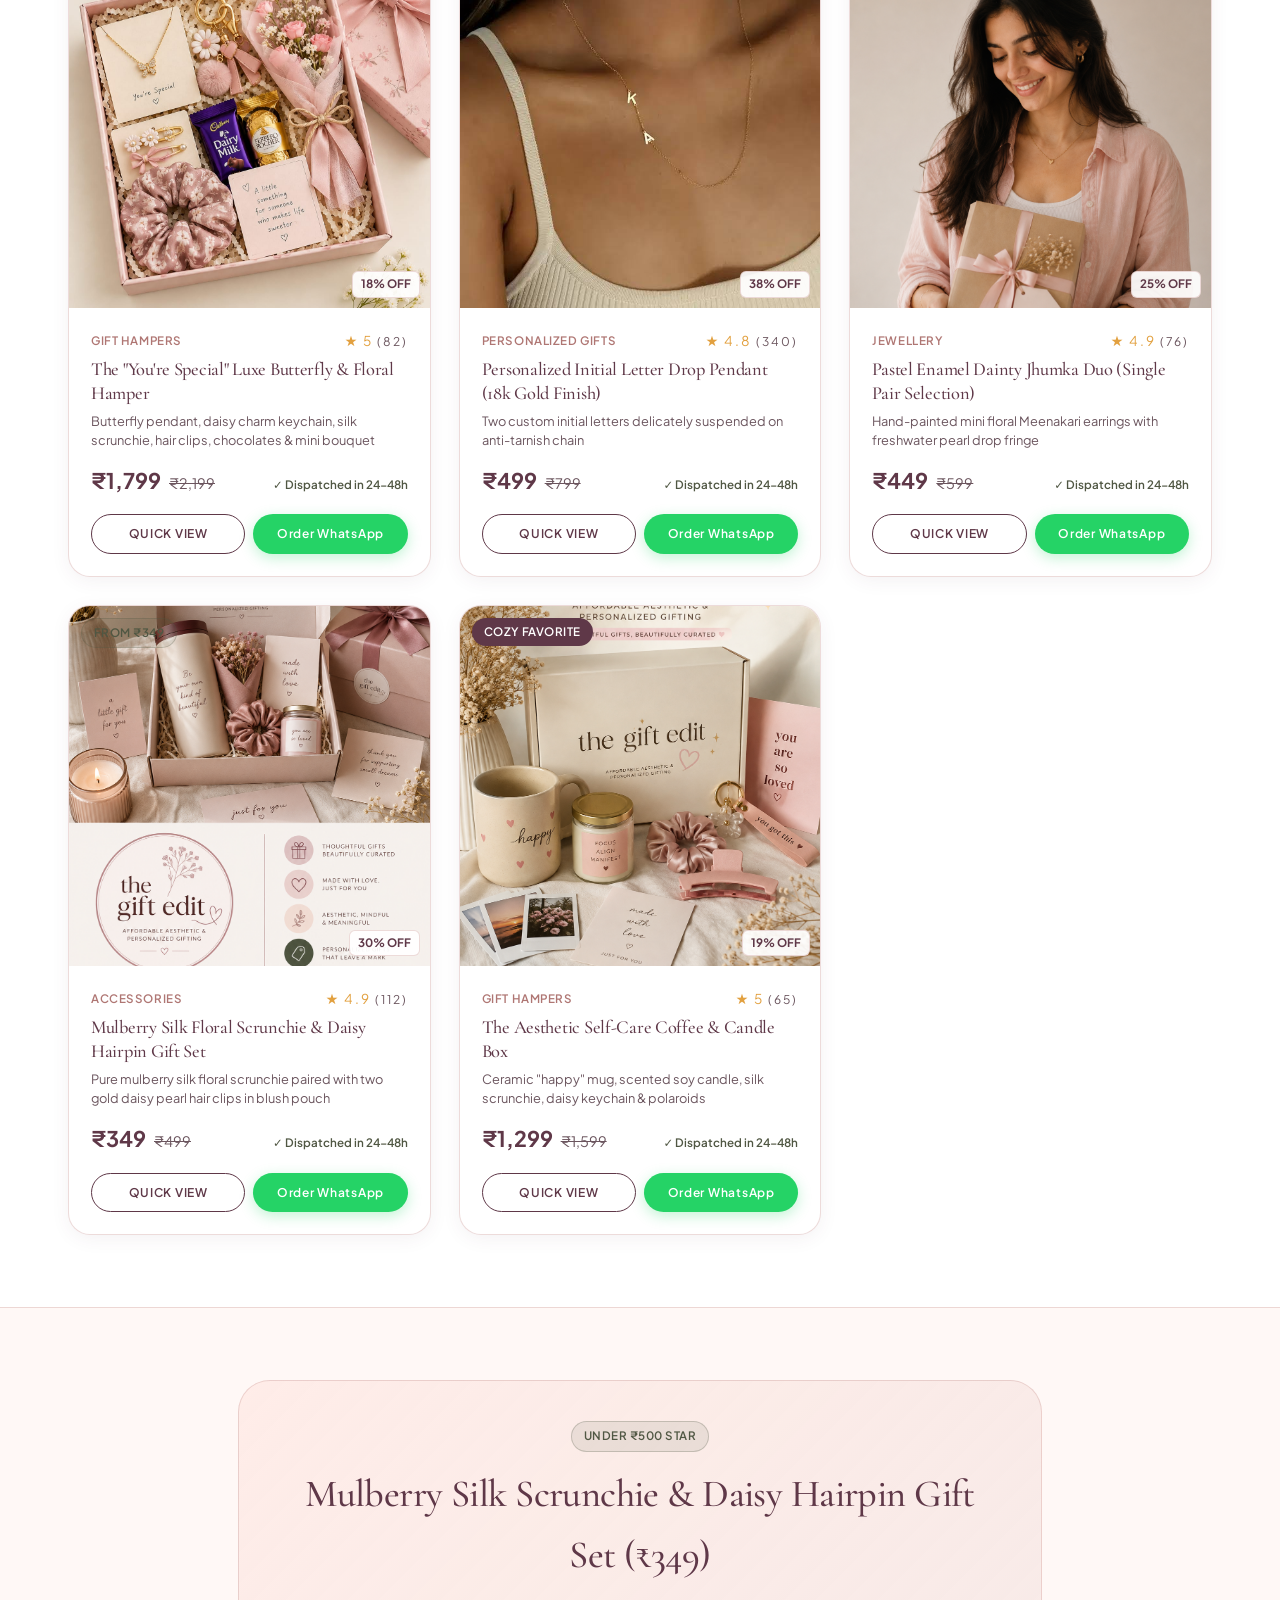
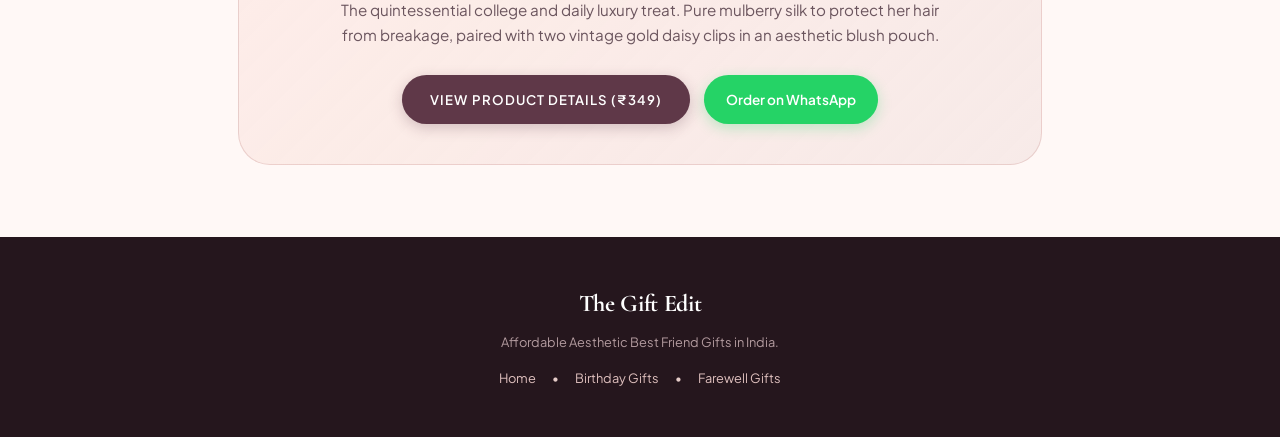
<file: google ads /friendship-gifts.html>
<!DOCTYPE html>
<html lang="en">
<head>
  <!-- Google tag (gtag.js) -->
  <script async src="https://www.googletagmanager.com/gtm.js?id=GTM-PHZTGHVB"></script>
  <script>
    window.dataLayer = window.dataLayer || [];
    function gtag(){dataLayer.push(arguments);}
    gtag('js', new Date());
  </script>
  <meta charset="UTF-8">
  <meta name="viewport" content="width=device-width, initial-scale=1.0">
  <title>Gifts for Best Friends & College Besties | The Gift Edit India</title>
  <meta name="description" content="Discover viral bestie hampers, pure mulberry silk scrunchies, pastel Meenakari jhumkas, and custom memory frames. Aesthetic gifting starting at ₹349. Dispatched in 24–48h.">
  <link rel="canonical" href="https://thegiftedit.space/friendship-gifts.html">

  <meta property="og:title" content="Gifts for Best Friends | The Gift Edit">
  <meta property="og:description" content="Aesthetic hampers, silk accessories, and memory keepsakes for your favourite partner-in-crime.">
  <meta property="og:image" content="assets/products/youre-special-hamper.jpeg">

  <link rel="preconnect" href="https://fonts.googleapis.com">
  <link rel="preconnect" href="https://fonts.gstatic.com" crossorigin>
  <link href="https://fonts.googleapis.com/css2?family=Cormorant+Garamond:ital,wght@0,400;0,500;0,600;0,700;1,400;1,600&family=Plus+Jakarta+Sans:wght@400;500;600;700&display=swap" rel="stylesheet">
  <link rel="stylesheet" href="css/styles.css">
</head>
<body>

  <div class="top-announcement">
    <span>👭 Bestie Gifting Edit • Mulberry Silk Sets From ₹349 • 100% Anti-Tarnish Jewellery • Pan-India Dispatch</span>
  </div>

  <header class="glass-header" style="position: sticky; top: 0; z-index: 800;">
    <div class="container-custom" style="display: flex; align-items: center; justify-content: space-between; height: 72px;">
      <a href="index.html" style="display: flex; align-items: center; gap: 10px;">
        <img src="assets/brand/logo.png" alt="The Gift Edit Logo" style="height: 38px; width: auto;" onerror="this.style.display='none'">
        <div>
          <span class="font-serif" style="font-size: 1.55rem; font-weight: 700; color: var(--color-burgundy); letter-spacing: -0.02em; display: block; line-height: 1;">
            The Gift Edit
          </span>
          <span style="font-size: 0.65rem; text-transform: uppercase; letter-spacing: 0.12em; color: var(--color-dusty-rose-dark); font-weight: 600;">
            Best Friend Gifting Collection
          </span>
        </div>
      </a>

      <div style="display: flex; align-items: center; gap: 12px;">
        <a href="index.html" class="btn-secondary btn-sm">All Occasions</a>
        <button type="button" class="btn-primary btn-sm" onclick="openBuildBoxModal()">🎁 Build Bestie Box</button>
      </div>
    </div>
  </header>

  <main>
    <section style="position: relative; padding: 60px 0 64px 0; background: linear-gradient(180deg, #FFF6F4 0%, #FFFDFD 100%);">
      <div class="container-custom">
        <div style="max-width: 760px; margin: 0 auto; text-align: center;">
          <span class="pill-badge pill-badge-burgundy" style="margin-bottom: 14px;">
            👭 Google Ads Edit: Gifts for Best Friends & College Buddies
          </span>
          <h1 class="font-serif" style="font-size: clamp(2.4rem, 5vw, 3.8rem); line-height: 1.15; color: var(--color-burgundy); margin-bottom: 16px;">
            For Your Bestie Who <br><span class="italic font-normal" style="color: var(--color-dusty-rose-dark);">Deserves The World.</span>
          </h1>
          <p style="font-size: 1.1rem; color: var(--color-text-muted); line-height: 1.6; margin-bottom: 24px;">
            Celebrate college friendships, late-night tea talks, and soulmate bonds with gifts that say <em>"I appreciate you, chaos and all"</em>. Aesthetic hampers, silk scrunchies, and keepsakes starting at just ₹349.
          </p>

          <div style="display: flex; gap: 14px; justify-content: center; flex-wrap: wrap; margin-bottom: 32px;">
            <a href="#friendship-products" class="btn-primary">Shop Bestie Gifts (From ₹349)</a>
            <a href="https://wa.me/919876543210?text=Hi%20The%20Gift%20Edit!%20I'd%20like%20to%20send%20a%20surprise%20box%20to%20my%20best%20friend." target="_blank" class="btn-whatsapp">
              WhatsApp Surprise Concierge
            </a>
          </div>

          <div style="display: flex; justify-content: center; gap: 20px; flex-wrap: wrap; font-size: 0.8rem; font-weight: 600; color: var(--color-burgundy);">
            <span>✓ Student & College Friendly Prices</span>
            <span>✓ Grade 6A Mulberry Silk</span>
            <span>✓ Free Handwritten Wax-Sealed Notes</span>
            <span>✓ Pan-India Doorstep Dispatch</span>
          </div>
        </div>
      </div>
    </section>

    <section id="friendship-products" style="padding: 72px 0; background: #FFFFFF;">
      <div class="container-custom">
        <div style="display: flex; justify-content: space-between; align-items: flex-end; margin-bottom: 36px;">
          <div>
            <span class="pill-badge pill-badge-olive" style="margin-bottom: 6px;">Handpicked For Best Friends</span>
            <h2 class="font-serif" style="font-size: 2.2rem; color: var(--color-burgundy);">Top Gifts for Your Bestie</h2>
          </div>
          <span style="font-size: 0.8rem; color: var(--color-text-muted);">Starting at ₹349</span>
        </div>

        <div id="products-grid" style="display: grid; grid-template-columns: repeat(auto-fill, minmax(280px, 1fr)); gap: 28px;">
          <!-- Populated from js/app.js -->
        </div>
      </div>
    </section>

    <!-- Silk Accessories Highlight (Under ₹500) -->
    <section style="padding: 72px 0; background: var(--color-soft-cream-light); border-top: 1px solid var(--color-border-subtle);">
      <div class="container-custom" style="max-width: 900px;">
        <div class="surface-tinted" style="padding: 40px; text-align: center;">
          <span class="pill-badge pill-badge-olive" style="margin-bottom: 12px;">Under ₹500 Star</span>
          <h2 class="font-serif" style="font-size: 2.4rem; color: var(--color-burgundy); margin-bottom: 12px;">
            Mulberry Silk Scrunchie & Daisy Hairpin Gift Set (₹349)
          </h2>
          <p style="font-size: 0.95rem; color: var(--color-text-muted); line-height: 1.6; max-width: 620px; margin: 0 auto 28px auto;">
            The quintessential college and daily luxury treat. Pure mulberry silk to protect her hair from breakage, paired with two vintage gold daisy clips in an aesthetic blush pouch.
          </p>
          <div style="display: flex; gap: 14px; justify-content: center; flex-wrap: wrap;">
            <button class="btn-primary" onclick="openProductModal('prod-7')">View Product Details (₹349)</button>
            <a href="https://wa.me/919876543210?text=Hi%20The%20Gift%20Edit!%20I'd%20like%20to%20order%20the%20Mulberry%20Silk%20Set%20(₹349)%20for%20my%20best%20friend." target="_blank" class="btn-whatsapp">
              Order on WhatsApp
            </a>
          </div>
        </div>
      </div>
    </section>
  </main>

  <footer style="background: #25161D; color: #E5CCC8; padding: 48px 0; text-align: center;">
    <div class="container-custom">
      <span class="font-serif" style="font-size: 1.5rem; color: #FFF; font-weight: 700;">The Gift Edit</span>
      <p style="font-size: 0.8rem; color: #B39B9F; margin: 8px 0 16px 0;">Affordable Aesthetic Best Friend Gifts in India.</p>
      <div style="display: flex; justify-content: center; gap: 16px; font-size: 0.8rem;">
        <a href="index.html" style="color: var(--color-dusty-rose-light);">Home</a>
        <span>•</span>
        <a href="birthday-gifts.html" style="color: var(--color-dusty-rose-light);">Birthday Gifts</a>
        <span>•</span>
        <a href="farewell-gifts.html" style="color: var(--color-dusty-rose-light);">Farewell Gifts</a>
      </div>
    </div>
  </footer>

  <!-- Modals -->
  <div id="product-detail-modal" class="modal-overlay">
    <div class="modal-content" style="padding: 28px;">
      <button type="button" class="modal-close-btn">✕</button>
      <div id="product-modal-dynamic-content"></div>
    </div>
  </div>

  <div id="build-box-modal" class="modal-overlay">
    <div class="modal-content" style="padding: 32px;">
      <button type="button" class="modal-close-btn" onclick="closeBuildBoxModal()">✕</button>
      <div style="text-align: center; margin-bottom: 20px;">
        <h2 class="font-serif" style="font-size: 1.8rem; color: var(--color-burgundy);">Build A Bestie Surprise Box</h2>
      </div>
      <div id="build-box-items-list" style="max-height: 220px; overflow-y: auto; margin-bottom: 16px;"></div>
      <div style="background: var(--color-soft-cream); border-radius: var(--radius-md); padding: 14px; display: flex; justify-content: space-between; margin-bottom: 16px;">
        <span style="font-weight: 700; color: var(--color-burgundy);">Estimated Total</span>
        <span id="build-box-total" style="font-size: 1.3rem; font-weight: 700; color: var(--color-burgundy);">₹998</span>
      </div>
      <a id="build-box-whatsapp-btn" href="#" target="_blank" class="btn-whatsapp" style="width: 100%; justify-content: center;">Order on WhatsApp</a>
    </div>
  </div>

  <script src="js/products-data.js"></script>
  <script src="js/tracking.js"></script>
  <script src="js/app.js"></script>
  <script>
    document.addEventListener('DOMContentLoaded', () => {
      setTimeout(() => {
        filterProductsByOccasion('friendship');
      }, 50);
    });
  </script>
</body>
</html>
</file>
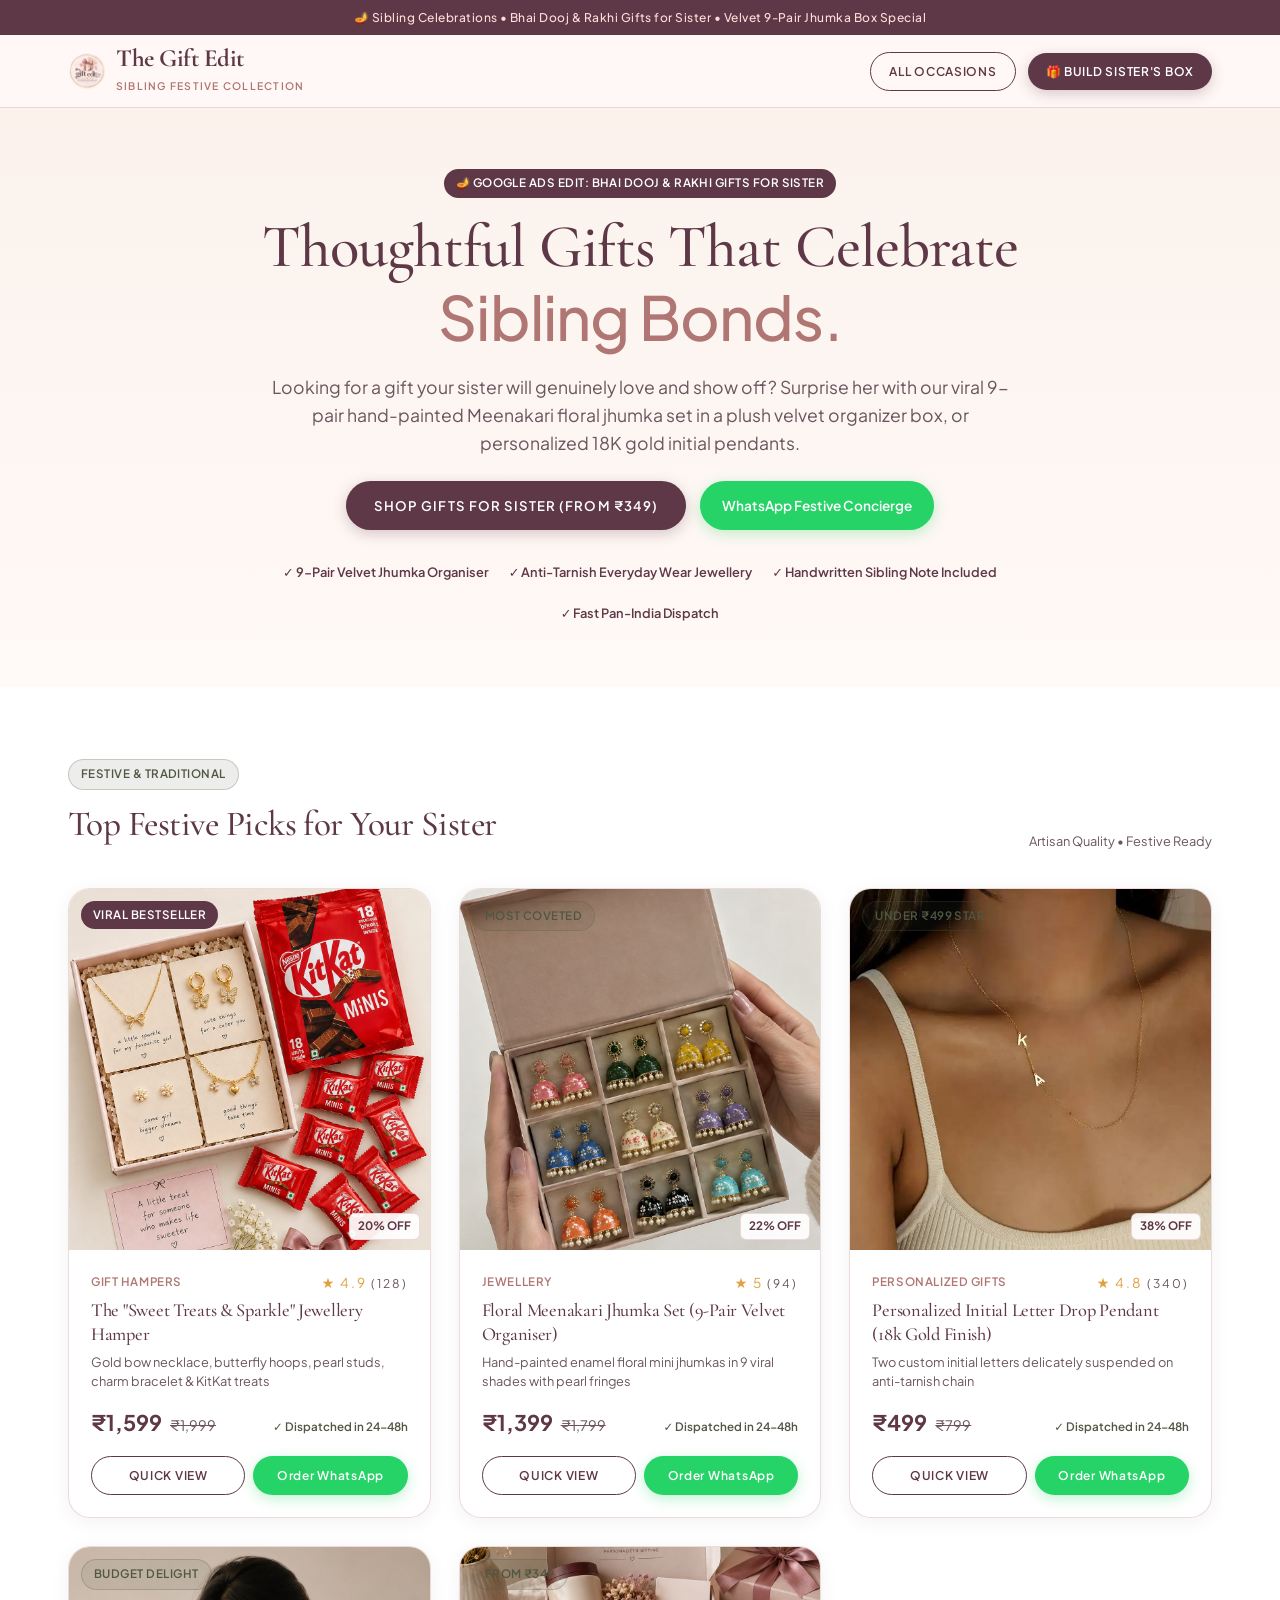
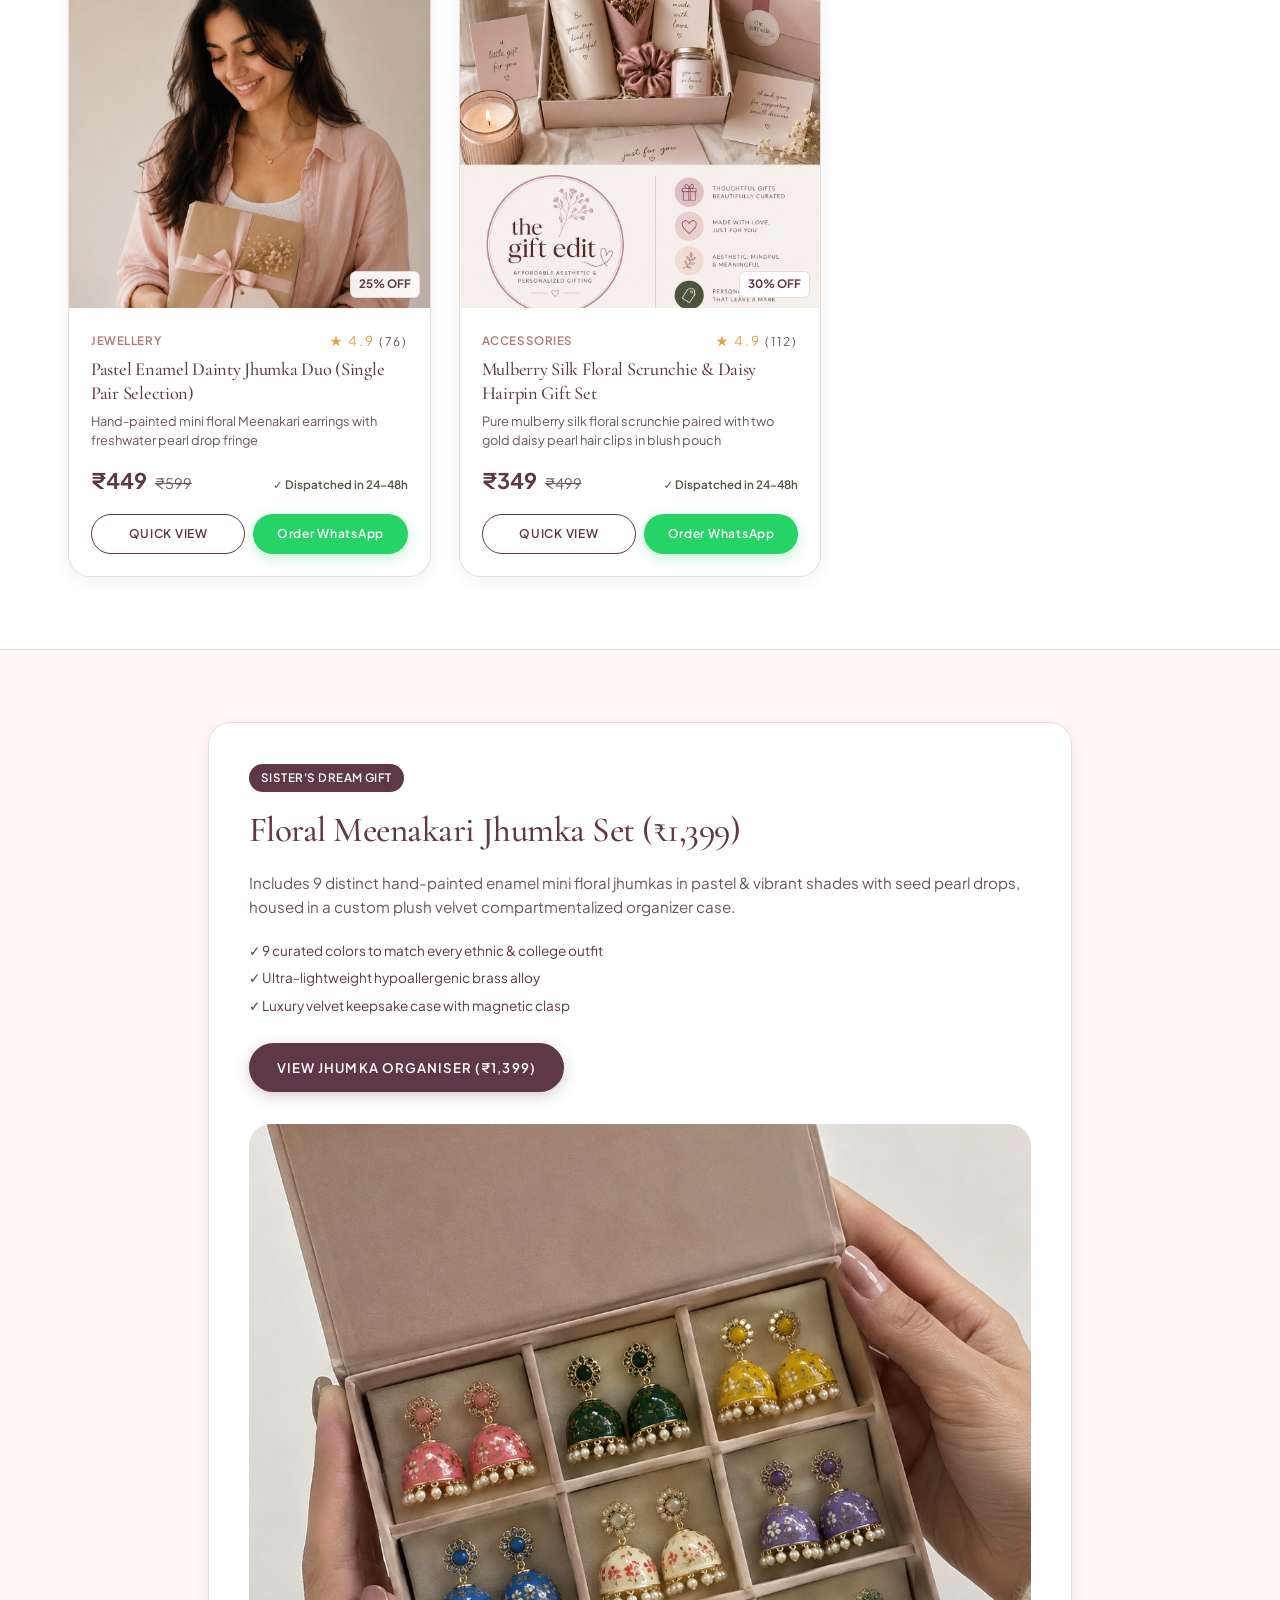
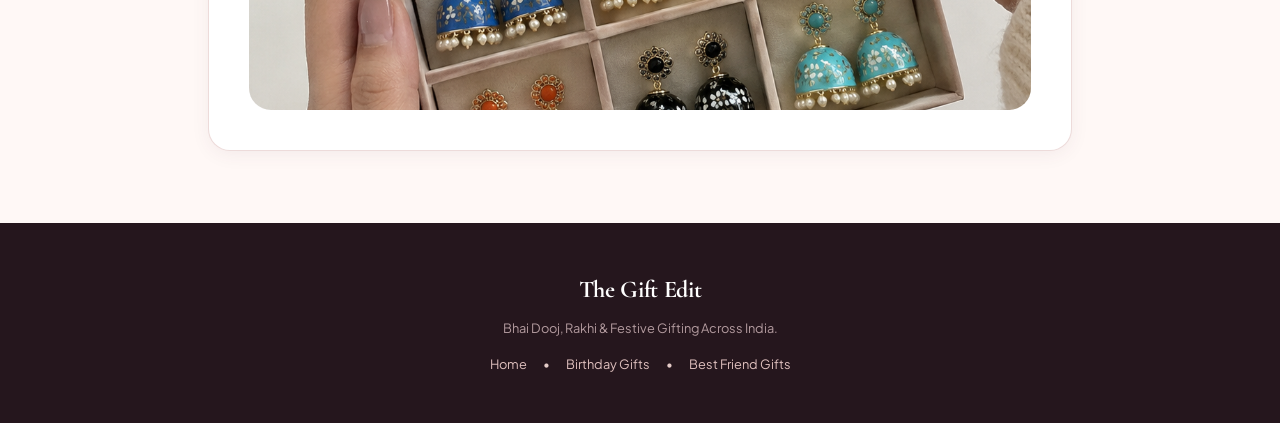
<file: google ads /rakhi-bhaidooj-gifts.html>
<!DOCTYPE html>
<html lang="en">
<head>
  <!-- Google tag (gtag.js) -->
  <script async src="https://www.googletagmanager.com/gtm.js?id=GTM-PHZTGHVB"></script>
  <script>
    window.dataLayer = window.dataLayer || [];
    function gtag(){dataLayer.push(arguments);}
    gtag('js', new Date());
  </script>
  <meta charset="UTF-8">
  <meta name="viewport" content="width=device-width, initial-scale=1.0">
  <title>Bhai Dooj & Rakhi Gifts for Sister | The Gift Edit India</title>
  <meta name="description" content="Thoughtful festive gifts for sisters: 9-pair Meenakari jhumka velvet organiser sets, anti-tarnish initial pendants, and confectionery sparkle hampers. Dispatched in 24–48h across India.">
  <link rel="canonical" href="https://thegiftedit.space/rakhi-bhaidooj-gifts.html">

  <meta property="og:title" content="Bhai Dooj & Rakhi Gifts for Sister | The Gift Edit">
  <meta property="og:description" content="Artisan Meenakari jhumka organiser box, initial pendants, and festive sweet hampers.">
  <meta property="og:image" content="assets/products/jhumka-box.png">

  <link rel="preconnect" href="https://fonts.googleapis.com">
  <link rel="preconnect" href="https://fonts.gstatic.com" crossorigin>
  <link href="https://fonts.googleapis.com/css2?family=Cormorant+Garamond:ital,wght@0,400;0,500;0,600;0,700;1,400;1,600&family=Plus+Jakarta+Sans:wght@400;500;600;700&display=swap" rel="stylesheet">
  <link rel="stylesheet" href="css/styles.css">
</head>
<body>

  <div class="top-announcement">
    <span>🪔 Sibling Celebrations • Bhai Dooj & Rakhi Gifts for Sister • Velvet 9-Pair Jhumka Box Special</span>
  </div>

  <header class="glass-header" style="position: sticky; top: 0; z-index: 800;">
    <div class="container-custom" style="display: flex; align-items: center; justify-content: space-between; height: 72px;">
      <a href="index.html" style="display: flex; align-items: center; gap: 10px;">
        <img src="assets/brand/logo.png" alt="The Gift Edit Logo" style="height: 38px; width: auto;" onerror="this.style.display='none'">
        <div>
          <span class="font-serif" style="font-size: 1.55rem; font-weight: 700; color: var(--color-burgundy); letter-spacing: -0.02em; display: block; line-height: 1;">
            The Gift Edit
          </span>
          <span style="font-size: 0.65rem; text-transform: uppercase; letter-spacing: 0.12em; color: var(--color-dusty-rose-dark); font-weight: 600;">
            Sibling Festive Collection
          </span>
        </div>
      </a>

      <div style="display: flex; align-items: center; gap: 12px;">
        <a href="index.html" class="btn-secondary btn-sm">All Occasions</a>
        <button type="button" class="btn-primary btn-sm" onclick="openBuildBoxModal()">🎁 Build Sister's Box</button>
      </div>
    </div>
  </header>

  <main>
    <section style="position: relative; padding: 60px 0 64px 0; background: linear-gradient(180deg, #FBF2EC 0%, #FFF9F7 100%);">
      <div class="container-custom">
        <div style="max-width: 760px; margin: 0 auto; text-align: center;">
          <span class="pill-badge pill-badge-burgundy" style="margin-bottom: 14px;">
            🪔 Google Ads Edit: Bhai Dooj & Rakhi Gifts for Sister
          </span>
          <h1 class="font-serif" style="font-size: clamp(2.4rem, 5vw, 3.8rem); line-height: 1.15; color: var(--color-burgundy); margin-bottom: 16px;">
            Thoughtful Gifts That Celebrate <br><span class="italic font-normal" style="color: var(--color-dusty-rose-dark);">Sibling Bonds.</span>
          </h1>
          <p style="font-size: 1.1rem; color: var(--color-text-muted); line-height: 1.6; margin-bottom: 24px;">
            Looking for a gift your sister will genuinely love and show off? Surprise her with our viral 9-pair hand-painted Meenakari floral jhumka set in a plush velvet organizer box, or personalized 18K gold initial pendants.
          </p>

          <div style="display: flex; gap: 14px; justify-content: center; flex-wrap: wrap; margin-bottom: 32px;">
            <a href="#sibling-products" class="btn-primary">Shop Gifts for Sister (From ₹349)</a>
            <a href="https://wa.me/919876543210?text=Hi%20The%20Gift%20Edit!%20I'd%20like%20to%20order%20a%20Bhai%20Dooj/Rakhi%20gift%20for%20my%20sister." target="_blank" class="btn-whatsapp">
              WhatsApp Festive Concierge
            </a>
          </div>

          <div style="display: flex; justify-content: center; gap: 20px; flex-wrap: wrap; font-size: 0.8rem; font-weight: 600; color: var(--color-burgundy);">
            <span>✓ 9-Pair Velvet Jhumka Organiser</span>
            <span>✓ Anti-Tarnish Everyday Wear Jewellery</span>
            <span>✓ Handwritten Sibling Note Included</span>
            <span>✓ Fast Pan-India Dispatch</span>
          </div>
        </div>
      </div>
    </section>

    <!-- Sister's Special Jhumka Showcase -->
    <section id="sibling-products" style="padding: 72px 0; background: #FFFFFF;">
      <div class="container-custom">
        <div style="display: flex; justify-content: space-between; align-items: flex-end; margin-bottom: 36px;">
          <div>
            <span class="pill-badge pill-badge-olive" style="margin-bottom: 6px;">Festive & Traditional</span>
            <h2 class="font-serif" style="font-size: 2.2rem; color: var(--color-burgundy);">Top Festive Picks for Your Sister</h2>
          </div>
          <span style="font-size: 0.8rem; color: var(--color-text-muted);">Artisan Quality • Festive Ready</span>
        </div>

        <div id="products-grid" style="display: grid; grid-template-columns: repeat(auto-fill, minmax(280px, 1fr)); gap: 28px;">
          <!-- Populated from js/app.js -->
        </div>
      </div>
    </section>

    <!-- Star Feature: Jhumka Organizer Box -->
    <section style="padding: 72px 0; background: var(--color-soft-cream-light); border-top: 1px solid var(--color-border-subtle);">
      <div class="container-custom" style="max-width: 960px;">
        <div class="surface-card" style="padding: 40px; display: grid; grid-template-columns: 1fr; gap: 32px; align-items: center;" class="feature-two-col">
          <div>
            <span class="pill-badge pill-badge-burgundy" style="margin-bottom: 10px;">Sister's Dream Gift</span>
            <h2 class="font-serif" style="font-size: 2.2rem; color: var(--color-burgundy); margin-bottom: 12px;">
              Floral Meenakari Jhumka Set (₹1,399)
            </h2>
            <p style="font-size: 0.95rem; color: var(--color-text-muted); line-height: 1.6; margin-bottom: 18px;">
              Includes 9 distinct hand-painted enamel mini floral jhumkas in pastel & vibrant shades with seed pearl drops, housed in a custom plush velvet compartmentalized organizer case.
            </p>
            <ul style="list-style: none; padding: 0; margin-bottom: 24px; font-size: 0.85rem; color: var(--color-burgundy); line-height: 2;">
              <li>✓ 9 curated colors to match every ethnic & college outfit</li>
              <li>✓ Ultra-lightweight hypoallergenic brass alloy</li>
              <li>✓ Luxury velvet keepsake case with magnetic clasp</li>
            </ul>
            <button class="btn-primary" onclick="openProductModal('prod-2')">View Jhumka Organiser (₹1,399)</button>
          </div>
          <div style="aspect-ratio: 4/3; border-radius: var(--radius-lg); overflow: hidden;">
            <img src="assets/products/jhumka-box.png" alt="9-Pair Jhumka Velvet Organiser Box" style="width: 100%; height: 100%; object-fit: cover;">
          </div>
        </div>
      </div>
    </section>
  </main>

  <footer style="background: #25161D; color: #E5CCC8; padding: 48px 0; text-align: center;">
    <div class="container-custom">
      <span class="font-serif" style="font-size: 1.5rem; color: #FFF; font-weight: 700;">The Gift Edit</span>
      <p style="font-size: 0.8rem; color: #B39B9F; margin: 8px 0 16px 0;">Bhai Dooj, Rakhi & Festive Gifting Across India.</p>
      <div style="display: flex; justify-content: center; gap: 16px; font-size: 0.8rem;">
        <a href="index.html" style="color: var(--color-dusty-rose-light);">Home</a>
        <span>•</span>
        <a href="birthday-gifts.html" style="color: var(--color-dusty-rose-light);">Birthday Gifts</a>
        <span>•</span>
        <a href="friendship-gifts.html" style="color: var(--color-dusty-rose-light);">Best Friend Gifts</a>
      </div>
    </div>
  </footer>

  <!-- Modals -->
  <div id="product-detail-modal" class="modal-overlay">
    <div class="modal-content" style="padding: 28px;">
      <button type="button" class="modal-close-btn">✕</button>
      <div id="product-modal-dynamic-content"></div>
    </div>
  </div>

  <div id="build-box-modal" class="modal-overlay">
    <div class="modal-content" style="padding: 32px;">
      <button type="button" class="modal-close-btn" onclick="closeBuildBoxModal()">✕</button>
      <div style="text-align: center; margin-bottom: 20px;">
        <h2 class="font-serif" style="font-size: 1.8rem; color: var(--color-burgundy);">Build A Festive Gift Box</h2>
      </div>
      <div id="build-box-items-list" style="max-height: 220px; overflow-y: auto; margin-bottom: 16px;"></div>
      <div style="background: var(--color-soft-cream); border-radius: var(--radius-md); padding: 14px; display: flex; justify-content: space-between; margin-bottom: 16px;">
        <span style="font-weight: 700; color: var(--color-burgundy);">Estimated Total</span>
        <span id="build-box-total" style="font-size: 1.3rem; font-weight: 700; color: var(--color-burgundy);">₹998</span>
      </div>
      <a id="build-box-whatsapp-btn" href="#" target="_blank" class="btn-whatsapp" style="width: 100%; justify-content: center;">Order on WhatsApp</a>
    </div>
  </div>

  <script src="js/products-data.js"></script>
  <script src="js/tracking.js"></script>
  <script src="js/app.js"></script>
  <script>
    document.addEventListener('DOMContentLoaded', () => {
      setTimeout(() => {
        filterProductsByOccasion('rakhi-bhaidooj');
      }, 50);
    });
  </script>
</body>
</html>
</file>
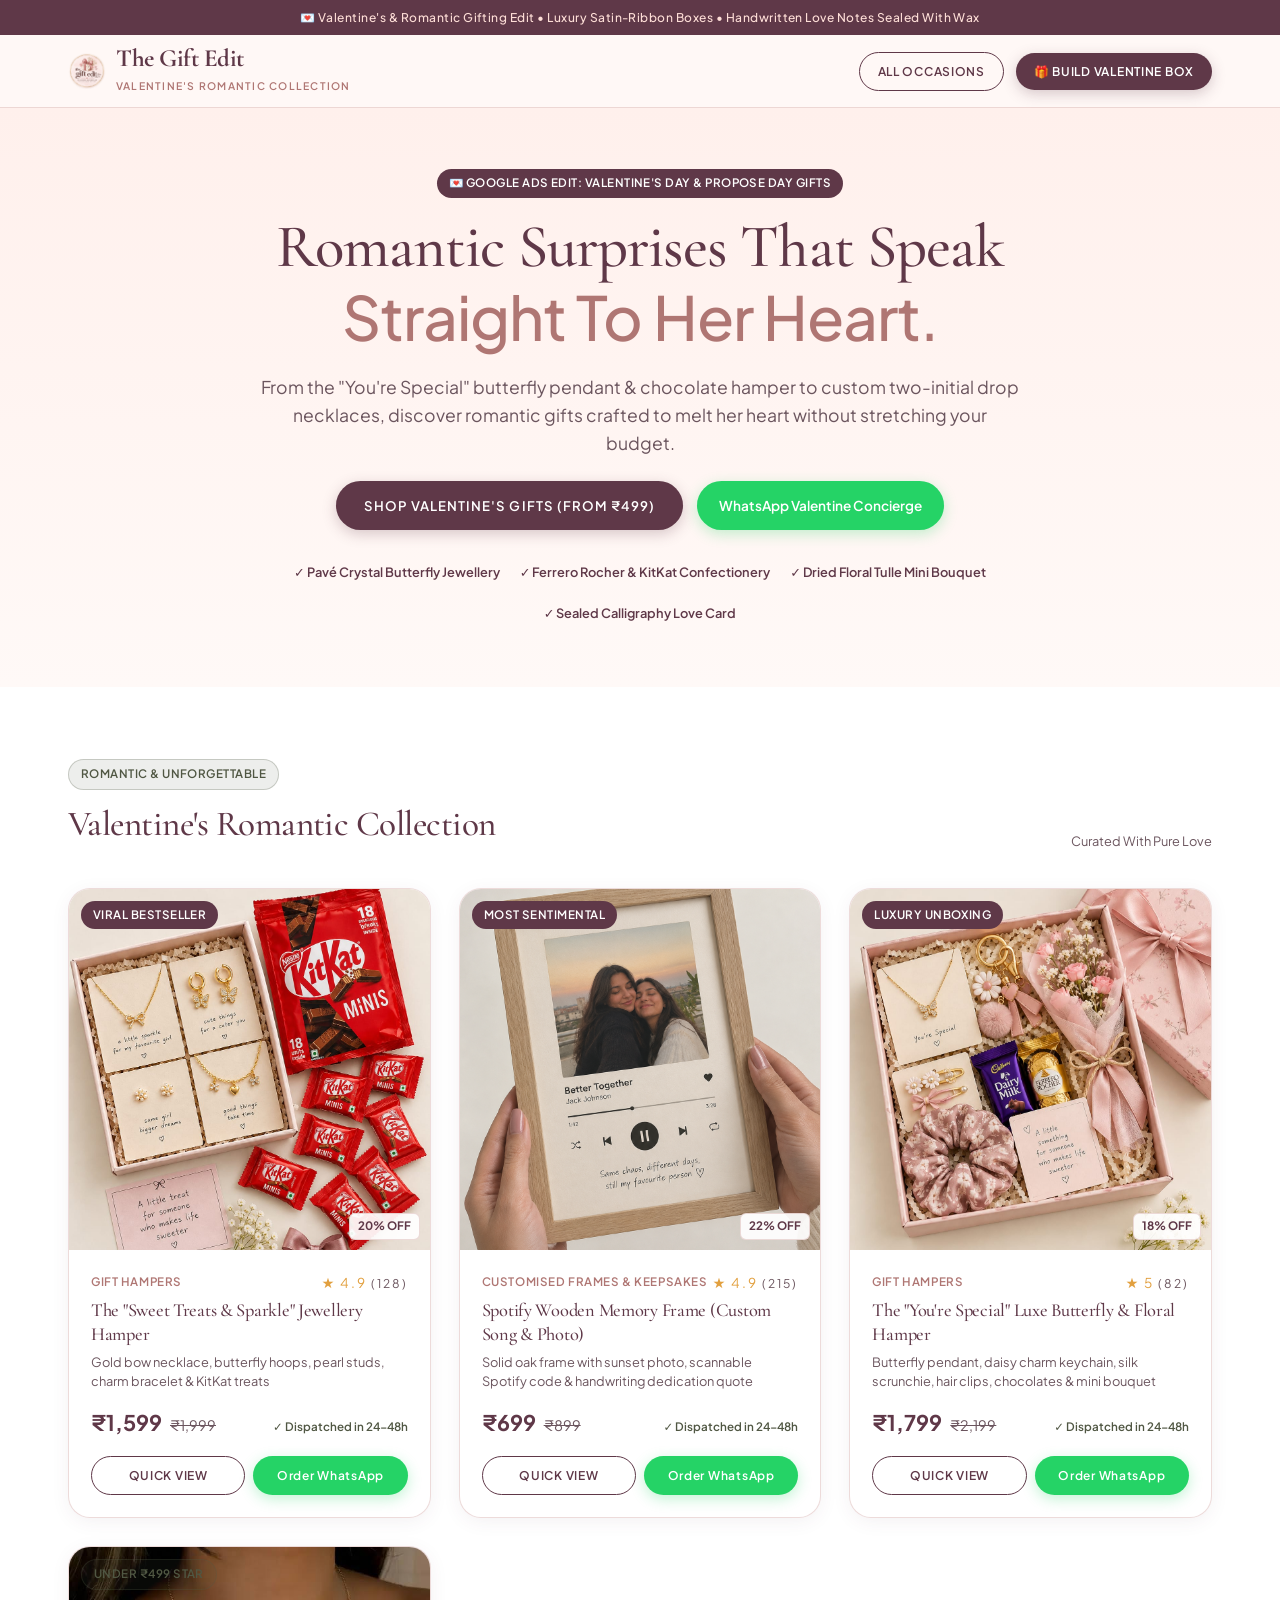
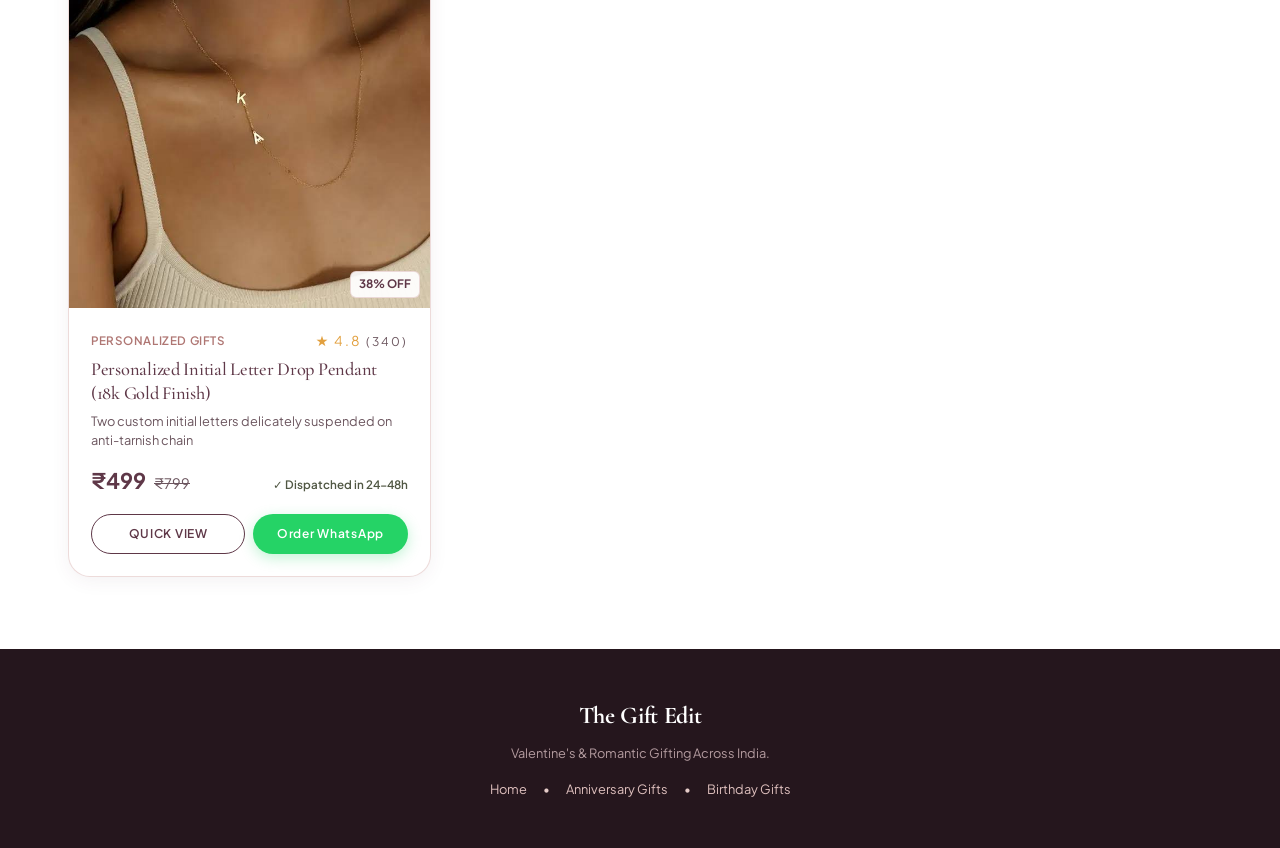
<file: google ads /valentines-gifts.html>
<!DOCTYPE html>
<html lang="en">
<head>
  <!-- Google tag (gtag.js) -->
  <script async src="https://www.googletagmanager.com/gtm.js?id=GTM-PHZTGHVB"></script>
  <script>
    window.dataLayer = window.dataLayer || [];
    function gtag(){dataLayer.push(arguments);}
    gtag('js', new Date());
  </script>
  <meta charset="UTF-8">
  <meta name="viewport" content="width=device-width, initial-scale=1.0">
  <title>Valentine's Day Gifts for Girlfriend & Romantic Hampers | The Gift Edit India</title>
  <meta name="description" content="Romantic Valentine's Day hampers for girlfriend, butterfly pavé jewellery, 18K gold initial drop pendants, and dried flower gift boxes. Handcrafted with love in India.">
  <link rel="canonical" href="https://thegiftedit.space/valentines-gifts.html">

  <meta property="og:title" content="Valentine's Day Gifts for Her | The Gift Edit">
  <meta property="og:description" content="Romantic butterfly jewellery, confectionery hampers, and personalized initial necklaces.">
  <meta property="og:image" content="assets/products/youre-special-hamper.jpeg">

  <link rel="preconnect" href="https://fonts.googleapis.com">
  <link rel="preconnect" href="https://fonts.gstatic.com" crossorigin>
  <link href="https://fonts.googleapis.com/css2?family=Cormorant+Garamond:ital,wght@0,400;0,500;0,600;0,700;1,400;1,600&family=Plus+Jakarta+Sans:wght@400;500;600;700&display=swap" rel="stylesheet">
  <link rel="stylesheet" href="css/styles.css">
</head>
<body>

  <div class="top-announcement">
    <span>💌 Valentine's & Romantic Gifting Edit • Luxury Satin-Ribbon Boxes • Handwritten Love Notes Sealed With Wax</span>
  </div>

  <header class="glass-header" style="position: sticky; top: 0; z-index: 800;">
    <div class="container-custom" style="display: flex; align-items: center; justify-content: space-between; height: 72px;">
      <a href="index.html" style="display: flex; align-items: center; gap: 10px;">
        <img src="assets/brand/logo.png" alt="The Gift Edit Logo" style="height: 38px; width: auto;" onerror="this.style.display='none'">
        <div>
          <span class="font-serif" style="font-size: 1.55rem; font-weight: 700; color: var(--color-burgundy); letter-spacing: -0.02em; display: block; line-height: 1;">
            The Gift Edit
          </span>
          <span style="font-size: 0.65rem; text-transform: uppercase; letter-spacing: 0.12em; color: var(--color-dusty-rose-dark); font-weight: 600;">
            Valentine's Romantic Collection
          </span>
        </div>
      </a>

      <div style="display: flex; align-items: center; gap: 12px;">
        <a href="index.html" class="btn-secondary btn-sm">All Occasions</a>
        <button type="button" class="btn-primary btn-sm" onclick="openBuildBoxModal()">🎁 Build Valentine Box</button>
      </div>
    </div>
  </header>

  <main>
    <section style="position: relative; padding: 60px 0 64px 0; background: linear-gradient(180deg, #FFF0EC 0%, #FFF9F7 100%);">
      <div class="container-custom">
        <div style="max-width: 760px; margin: 0 auto; text-align: center;">
          <span class="pill-badge pill-badge-burgundy" style="margin-bottom: 14px;">
            💌 Google Ads Edit: Valentine's Day & Propose Day Gifts
          </span>
          <h1 class="font-serif" style="font-size: clamp(2.4rem, 5vw, 3.8rem); line-height: 1.15; color: var(--color-burgundy); margin-bottom: 16px;">
            Romantic Surprises That Speak <br><span class="italic font-normal" style="color: var(--color-dusty-rose-dark);">Straight To Her Heart.</span>
          </h1>
          <p style="font-size: 1.1rem; color: var(--color-text-muted); line-height: 1.6; margin-bottom: 24px;">
            From the "You're Special" butterfly pendant & chocolate hamper to custom two-initial drop necklaces, discover romantic gifts crafted to melt her heart without stretching your budget.
          </p>

          <div style="display: flex; gap: 14px; justify-content: center; flex-wrap: wrap; margin-bottom: 32px;">
            <a href="#valentines-products" class="btn-primary">Shop Valentine's Gifts (From ₹499)</a>
            <a href="https://wa.me/919876543210?text=Hi%20The%20Gift%20Edit!%20I'd%20like%20to%20order%20a%20romantic%20Valentine's%20gift%20box%20for%20my%20girlfriend." target="_blank" class="btn-whatsapp">
              WhatsApp Valentine Concierge
            </a>
          </div>

          <div style="display: flex; justify-content: center; gap: 20px; flex-wrap: wrap; font-size: 0.8rem; font-weight: 600; color: var(--color-burgundy);">
            <span>✓ Pavé Crystal Butterfly Jewellery</span>
            <span>✓ Ferrero Rocher & KitKat Confectionery</span>
            <span>✓ Dried Floral Tulle Mini Bouquet</span>
            <span>✓ Sealed Calligraphy Love Card</span>
          </div>
        </div>
      </div>
    </section>

    <section id="valentines-products" style="padding: 72px 0; background: #FFFFFF;">
      <div class="container-custom">
        <div style="display: flex; justify-content: space-between; align-items: flex-end; margin-bottom: 36px;">
          <div>
            <span class="pill-badge pill-badge-olive" style="margin-bottom: 6px;">Romantic & Unforgettable</span>
            <h2 class="font-serif" style="font-size: 2.2rem; color: var(--color-burgundy);">Valentine's Romantic Collection</h2>
          </div>
          <span style="font-size: 0.8rem; color: var(--color-text-muted);">Curated With Pure Love</span>
        </div>

        <div id="products-grid" style="display: grid; grid-template-columns: repeat(auto-fill, minmax(280px, 1fr)); gap: 28px;">
          <!-- Populated from js/app.js -->
        </div>
      </div>
    </section>
  </main>

  <footer style="background: #25161D; color: #E5CCC8; padding: 48px 0; text-align: center;">
    <div class="container-custom">
      <span class="font-serif" style="font-size: 1.5rem; color: #FFF; font-weight: 700;">The Gift Edit</span>
      <p style="font-size: 0.8rem; color: #B39B9F; margin: 8px 0 16px 0;">Valentine's & Romantic Gifting Across India.</p>
      <div style="display: flex; justify-content: center; gap: 16px; font-size: 0.8rem;">
        <a href="index.html" style="color: var(--color-dusty-rose-light);">Home</a>
        <span>•</span>
        <a href="anniversary-gifts.html" style="color: var(--color-dusty-rose-light);">Anniversary Gifts</a>
        <span>•</span>
        <a href="birthday-gifts.html" style="color: var(--color-dusty-rose-light);">Birthday Gifts</a>
      </div>
    </div>
  </footer>

  <!-- Modals -->
  <div id="product-detail-modal" class="modal-overlay">
    <div class="modal-content" style="padding: 28px;">
      <button type="button" class="modal-close-btn">✕</button>
      <div id="product-modal-dynamic-content"></div>
    </div>
  </div>

  <div id="build-box-modal" class="modal-overlay">
    <div class="modal-content" style="padding: 32px;">
      <button type="button" class="modal-close-btn" onclick="closeBuildBoxModal()">✕</button>
      <div style="text-align: center; margin-bottom: 20px;">
        <h2 class="font-serif" style="font-size: 1.8rem; color: var(--color-burgundy);">Build A Valentine's Box</h2>
      </div>
      <div id="build-box-items-list" style="max-height: 220px; overflow-y: auto; margin-bottom: 16px;"></div>
      <div style="background: var(--color-soft-cream); border-radius: var(--radius-md); padding: 14px; display: flex; justify-content: space-between; margin-bottom: 16px;">
        <span style="font-weight: 700; color: var(--color-burgundy);">Estimated Total</span>
        <span id="build-box-total" style="font-size: 1.3rem; font-weight: 700; color: var(--color-burgundy);">₹998</span>
      </div>
      <a id="build-box-whatsapp-btn" href="#" target="_blank" class="btn-whatsapp" style="width: 100%; justify-content: center;">Order on WhatsApp</a>
    </div>
  </div>

  <script src="js/products-data.js"></script>
  <script src="js/tracking.js"></script>
  <script src="js/app.js"></script>
  <script>
    document.addEventListener('DOMContentLoaded', () => {
      setTimeout(() => {
        filterProductsByOccasion('valentines');
      }, 50);
    });
  </script>
</body>
</html>
</file>
<file: google ads /css/styles.css>
/* ==========================================================================
   THE GIFT EDIT — GOOGLE ADS HIGH-CONVERTING DESIGN SYSTEM
   Brand Palette:
   - Burgundy:   #5F3848 (Heading, Primary Buttons, Luxe Elements)
   - Dusty Rose: #CB9996 (Accents, Subtitles, Subtle Borders)
   - Blush Pink: #E5CCC8 (Card Surfaces, Soft Glows, Pill Tags)
   - Soft Cream: #FEDED7 (Warm Canvas, Primary Background)
   - Olive Green:#505743 (Botanical accents, Trust Badges)
   ========================================================================== */

:root {
  --color-burgundy: #5F3848;
  --color-burgundy-dark: #472635;
  --color-burgundy-light: #7B4C5F;
  --color-dusty-rose: #CB9996;
  --color-dusty-rose-light: #DFC0BE;
  --color-dusty-rose-dark: #AF7673;
  --color-blush-pink: #E5CCC8;
  --color-blush-soft: #F4E8E5;
  --color-soft-cream: #FEDED7;
  --color-soft-cream-light: #FFF8F6;
  --color-soft-cream-dark: #F5CAC0;
  --color-olive-green: #505743;
  --color-olive-light: #70795E;
  --color-text-dark: #2F1E25;
  --color-text-muted: #6B555E;
  --color-card-bg: #FFFFFF;
  --color-border-subtle: rgba(203, 153, 150, 0.35);
  
  --font-serif: 'Cormorant Garamond', 'Playfair Display', Georgia, serif;
  --font-sans: 'Plus Jakarta Sans', system-ui, -apple-system, sans-serif;
  
  --shadow-soft: 0 4px 20px -2px rgba(95, 56, 72, 0.08);
  --shadow-hover: 0 12px 30px -4px rgba(95, 56, 72, 0.15);
  --shadow-luxe: 0 20px 40px -10px rgba(95, 56, 72, 0.2);
  --shadow-inner-glow: inset 0 1px 0 rgba(255, 255, 255, 0.6);
  
  --radius-sm: 8px;
  --radius-md: 14px;
  --radius-lg: 22px;
  --radius-xl: 32px;
  --radius-pill: 9999px;
  
  --transition-fast: 0.18s cubic-bezier(0.16, 1, 0.3, 1);
  --transition-smooth: 0.28s cubic-bezier(0.16, 1, 0.3, 1);
  --transition-bounce: 0.4s cubic-bezier(0.34, 1.56, 0.64, 1);
}

/* Base Resets & Typography */
*, *::before, *::after {
  box-sizing: border-box;
  margin: 0;
  padding: 0;
}

html {
  scroll-behavior: smooth;
  font-family: var(--font-sans);
  color: var(--color-text-dark);
  background-color: var(--color-soft-cream-light);
  -webkit-font-smoothing: antialiased;
  -moz-osx-font-smoothing: grayscale;
  text-rendering: optimizeLegibility;
}

body {
  min-height: 100vh;
  line-height: 1.6;
  overflow-x: hidden;
  background: linear-gradient(180deg, #FFF9F7 0%, var(--color-soft-cream-light) 40%, #FFF5F2 100%);
}

h1, h2, h3, h4, .font-serif {
  font-family: var(--font-serif);
  color: var(--color-burgundy);
  letter-spacing: -0.015em;
  font-weight: 500;
}

p, span, li, button, input, textarea, select {
  font-family: var(--font-sans);
}

img {
  max-width: 100%;
  height: auto;
  display: block;
}

a {
  color: inherit;
  text-decoration: none;
}

button {
  cursor: pointer;
  border: none;
  background: none;
  font: inherit;
}

/* Utility Containers */
.container-custom {
  width: 100%;
  max-width: 1240px;
  margin-left: auto;
  margin-right: auto;
  padding-left: 20px;
  padding-right: 20px;
}

@media (min-width: 640px) {
  .container-custom {
    padding-left: 32px;
    padding-right: 32px;
  }
}

@media (min-width: 1024px) {
  .container-custom {
    padding-left: 48px;
    padding-right: 48px;
  }
}

/* Glassmorphism & Surface Styles */
.glass-header {
  background: rgba(255, 248, 246, 0.92);
  backdrop-filter: blur(14px);
  -webkit-backdrop-filter: blur(14px);
  border-bottom: 1px solid var(--color-border-subtle);
}

.surface-card {
  background-color: var(--color-card-bg);
  border: 1px solid var(--color-border-subtle);
  border-radius: var(--radius-lg);
  box-shadow: var(--shadow-soft);
  transition: transform var(--transition-smooth), box-shadow var(--transition-smooth), border-color var(--transition-smooth);
}

.surface-card:hover {
  transform: translateY(-4px);
  box-shadow: var(--shadow-hover);
  border-color: var(--color-dusty-rose);
}

.surface-tinted {
  background: linear-gradient(135deg, rgba(254, 222, 215, 0.45) 0%, rgba(229, 204, 200, 0.3) 100%);
  border: 1px solid var(--color-border-subtle);
  border-radius: var(--radius-xl);
}

/* Custom Brand Buttons */
.btn-primary {
  display: inline-flex;
  align-items: center;
  justify-content: center;
  gap: 10px;
  background-color: var(--color-burgundy);
  color: #FFFFFF;
  font-weight: 600;
  font-size: 0.825rem;
  text-transform: uppercase;
  letter-spacing: 0.08em;
  padding: 14px 28px;
  border-radius: var(--radius-pill);
  box-shadow: 0 4px 14px rgba(95, 56, 72, 0.25);
  transition: all var(--transition-smooth);
  position: relative;
  overflow: hidden;
}

.btn-primary:hover {
  background-color: var(--color-burgundy-dark);
  box-shadow: 0 6px 20px rgba(95, 56, 72, 0.35);
  transform: translateY(-2px);
}

.btn-primary:active {
  transform: translateY(0);
}

.btn-secondary {
  display: inline-flex;
  align-items: center;
  justify-content: center;
  gap: 10px;
  background-color: transparent;
  color: var(--color-burgundy);
  border: 1.5px solid var(--color-burgundy);
  font-weight: 600;
  font-size: 0.825rem;
  text-transform: uppercase;
  letter-spacing: 0.08em;
  padding: 13px 26px;
  border-radius: var(--radius-pill);
  transition: all var(--transition-smooth);
}

.btn-secondary:hover {
  background-color: rgba(95, 56, 72, 0.06);
  border-color: var(--color-burgundy-dark);
  color: var(--color-burgundy-dark);
}

.btn-whatsapp {
  display: inline-flex;
  align-items: center;
  justify-content: center;
  gap: 8px;
  background-color: #25D366;
  color: #FFFFFF;
  font-weight: 600;
  font-size: 0.85rem;
  padding: 12px 22px;
  border-radius: var(--radius-pill);
  box-shadow: 0 4px 14px rgba(37, 211, 102, 0.28);
  transition: all var(--transition-smooth);
}

.btn-whatsapp:hover {
  background-color: #1EBE5D;
  box-shadow: 0 6px 20px rgba(37, 211, 102, 0.4);
  transform: translateY(-2px);
}

.btn-sm {
  padding: 9px 18px;
  font-size: 0.75rem;
  letter-spacing: 0.06em;
}

/* Badges & Pills */
.pill-badge {
  display: inline-flex;
  align-items: center;
  gap: 6px;
  padding: 5px 12px;
  border-radius: var(--radius-pill);
  font-size: 0.725rem;
  font-weight: 600;
  letter-spacing: 0.04em;
  text-transform: uppercase;
  background: rgba(229, 204, 200, 0.4);
  color: var(--color-burgundy);
  border: 1px solid rgba(203, 153, 150, 0.45);
}

.pill-badge-olive {
  background: rgba(80, 87, 67, 0.1);
  color: var(--color-olive-green);
  border-color: rgba(80, 87, 67, 0.25);
}

.pill-badge-burgundy {
  background: var(--color-burgundy);
  color: #FFFFFF;
  border: none;
}

/* Top Announcement Ticker */
.top-announcement {
  background: var(--color-burgundy);
  color: #FEDED7;
  font-size: 0.75rem;
  letter-spacing: 0.04em;
  padding: 8px 16px;
  text-align: center;
  font-weight: 500;
}

/* Dynamic Ad Group Intent Switcher Bar */
.intent-bar {
  background: linear-gradient(90deg, #FFF0EC 0%, #FAECE8 50%, #FFF0EC 100%);
  border-bottom: 1px solid var(--color-border-subtle);
  padding: 8px 0;
  overflow-x: auto;
  white-space: nowrap;
  -webkit-overflow-scrolling: touch;
}

.intent-chip {
  display: inline-flex;
  align-items: center;
  gap: 6px;
  padding: 6px 14px;
  border-radius: var(--radius-pill);
  font-size: 0.75rem;
  font-weight: 500;
  color: var(--color-text-muted);
  background: #FFFFFF;
  border: 1px solid var(--color-border-subtle);
  margin-right: 8px;
  transition: all var(--transition-fast);
  cursor: pointer;
}

.intent-chip:hover {
  border-color: var(--color-dusty-rose);
  color: var(--color-burgundy);
}

.intent-chip.active {
  background: var(--color-burgundy);
  color: #FFFFFF;
  border-color: var(--color-burgundy);
  box-shadow: 0 2px 8px rgba(95, 56, 72, 0.25);
}

/* Hero Badge Glow */
.hero-glow-blob {
  position: absolute;
  border-radius: 50%;
  filter: blur(70px);
  pointer-events: none;
  opacity: 0.6;
  z-index: 0;
}

/* Product Card Styling */
.product-card {
  display: flex;
  flex-direction: column;
  height: 100%;
  background: #FFFFFF;
  border: 1px solid var(--color-border-subtle);
  border-radius: var(--radius-lg);
  overflow: hidden;
  box-shadow: var(--shadow-soft);
  transition: all var(--transition-smooth);
}

.product-card:hover {
  transform: translateY(-5px);
  box-shadow: var(--shadow-hover);
  border-color: var(--color-dusty-rose);
}

.product-image-wrap {
  position: relative;
  width: 100%;
  aspect-ratio: 1 / 1;
  background-color: var(--color-soft-cream-light);
  overflow: hidden;
}

.product-image-wrap img {
  width: 100%;
  height: 100%;
  object-fit: cover;
  transition: transform 0.6s cubic-bezier(0.16, 1, 0.3, 1);
}

.product-card:hover .product-image-wrap img {
  transform: scale(1.05);
}

/* Occasion Card Styling */
.occasion-card {
  position: relative;
  border-radius: var(--radius-lg);
  overflow: hidden;
  background: #FFFFFF;
  border: 1px solid var(--color-border-subtle);
  box-shadow: var(--shadow-soft);
  transition: all var(--transition-smooth);
  display: flex;
  flex-direction: column;
}

.occasion-card:hover {
  transform: translateY(-6px);
  box-shadow: var(--shadow-luxe);
  border-color: var(--color-dusty-rose);
}

.occasion-image-wrap {
  position: relative;
  width: 100%;
  aspect-ratio: 4 / 3;
  overflow: hidden;
}

.occasion-image-wrap img {
  width: 100%;
  height: 100%;
  object-fit: cover;
  transition: transform 0.6s cubic-bezier(0.16, 1, 0.3, 1);
}

.occasion-card:hover .occasion-image-wrap img {
  transform: scale(1.06);
}

/* Budget Filter Pills */
.budget-tabs {
  display: flex;
  flex-wrap: wrap;
  gap: 10px;
  justify-content: center;
  margin-bottom: 32px;
}

.budget-tab {
  padding: 10px 22px;
  border-radius: var(--radius-pill);
  font-size: 0.825rem;
  font-weight: 600;
  color: var(--color-burgundy);
  background: #FFFFFF;
  border: 1.5px solid var(--color-border-subtle);
  transition: all var(--transition-smooth);
}

.budget-tab:hover {
  border-color: var(--color-dusty-rose);
  background: var(--color-soft-cream-light);
}

.budget-tab.active {
  background: var(--color-burgundy);
  color: #FFFFFF;
  border-color: var(--color-burgundy);
  box-shadow: 0 4px 14px rgba(95, 56, 72, 0.22);
}

/* Interactive Personalization Widget */
.customizer-frame {
  background: #FFFFFF;
  border-radius: var(--radius-xl);
  border: 1px solid var(--color-border-subtle);
  box-shadow: var(--shadow-luxe);
  padding: 24px;
}

@media (min-width: 640px) {
  .customizer-frame {
    padding: 36px;
  }
}

.live-mockup-wood-frame {
  background: #D8B084;
  border: 10px solid #8B5A2B;
  border-radius: 12px;
  box-shadow: 0 10px 25px rgba(0,0,0,0.15), inset 0 2px 4px rgba(0,0,0,0.2);
  padding: 16px;
  color: #2A1B14;
}

.live-initial-chain-mockup {
  position: relative;
  width: 100%;
  aspect-ratio: 1 / 1;
  background: radial-gradient(circle, #FFF4F0 0%, #F8E2DC 100%);
  border-radius: var(--radius-lg);
  border: 1px solid var(--color-border-subtle);
  display: flex;
  align-items: center;
  justify-content: center;
  flex-direction: column;
}

.gold-letter-pendant {
  width: 52px;
  height: 52px;
  border-radius: 50%;
  background: linear-gradient(135deg, #FDF0A6 0%, #D4AF37 50%, #AA820A 100%);
  display: flex;
  align-items: center;
  justify-content: center;
  font-family: var(--font-serif);
  font-size: 1.75rem;
  font-weight: 700;
  color: #4A3500;
  box-shadow: 0 6px 14px rgba(170, 130, 10, 0.4), inset 0 1px 2px rgba(255, 255, 255, 0.8);
  margin-bottom: 8px;
}

/* Build A Box Wizard Progress */
.wizard-step-bullet {
  width: 34px;
  height: 34px;
  border-radius: 50%;
  display: flex;
  align-items: center;
  justify-content: center;
  font-size: 0.85rem;
  font-weight: 700;
  background: #FFFFFF;
  border: 2px solid var(--color-border-subtle);
  color: var(--color-text-muted);
  transition: all var(--transition-smooth);
}

.wizard-step-bullet.active {
  background: var(--color-burgundy);
  border-color: var(--color-burgundy);
  color: #FFFFFF;
  box-shadow: 0 0 0 4px rgba(95, 56, 72, 0.15);
}

.wizard-step-bullet.completed {
  background: var(--color-olive-green);
  border-color: var(--color-olive-green);
  color: #FFFFFF;
}

/* Modals */
.modal-overlay {
  position: fixed;
  inset: 0;
  background: rgba(47, 30, 37, 0.65);
  backdrop-filter: blur(8px);
  -webkit-backdrop-filter: blur(8px);
  z-index: 1000;
  display: none;
  align-items: center;
  justify-content: center;
  padding: 16px;
  opacity: 0;
  transition: opacity 0.25s ease;
}

.modal-overlay.active {
  display: flex;
  opacity: 1;
}

.modal-content {
  background: #FFFFFF;
  border-radius: var(--radius-xl);
  max-width: 680px;
  width: 100%;
  max-height: 90vh;
  overflow-y: auto;
  border: 1px solid var(--color-border-subtle);
  box-shadow: var(--shadow-luxe);
  transform: scale(0.95);
  transition: transform 0.25s cubic-bezier(0.16, 1, 0.3, 1);
  position: relative;
}

.modal-overlay.active .modal-content {
  transform: scale(1);
}

.modal-close-btn {
  position: absolute;
  top: 18px;
  right: 18px;
  width: 36px;
  height: 36px;
  border-radius: 50%;
  background: var(--color-soft-cream);
  color: var(--color-burgundy);
  display: flex;
  align-items: center;
  justify-content: center;
  font-size: 1.1rem;
  transition: all var(--transition-fast);
  z-index: 10;
}

.modal-close-btn:hover {
  background: var(--color-blush-pink);
  transform: rotate(90deg);
}

/* Accordion FAQ */
.faq-item {
  background: #FFFFFF;
  border: 1px solid var(--color-border-subtle);
  border-radius: var(--radius-md);
  margin-bottom: 12px;
  overflow: hidden;
  transition: all var(--transition-smooth);
}

.faq-item.active {
  border-color: var(--color-dusty-rose);
  box-shadow: var(--shadow-soft);
}

.faq-header {
  padding: 18px 22px;
  display: flex;
  align-items: center;
  justify-content: space-between;
  cursor: pointer;
  background: #FFFFFF;
  user-select: none;
}

.faq-header h3 {
  font-size: 1.05rem;
  font-weight: 600;
  color: var(--color-burgundy);
}

.faq-toggle-icon {
  width: 24px;
  height: 24px;
  border-radius: 50%;
  background: var(--color-soft-cream);
  display: flex;
  align-items: center;
  justify-content: center;
  color: var(--color-burgundy);
  transition: transform var(--transition-smooth);
  font-size: 0.85rem;
}

.faq-item.active .faq-toggle-icon {
  transform: rotate(180deg);
  background: var(--color-blush-pink);
}

.faq-body {
  padding: 0 22px 18px 22px;
  color: var(--color-text-muted);
  font-size: 0.925rem;
  line-height: 1.65;
  display: none;
}

.faq-item.active .faq-body {
  display: block;
}

/* Sticky Mobile Bottom Conversion Bar */
.mobile-bottom-bar {
  display: none;
  position: fixed;
  bottom: 0;
  left: 0;
  right: 0;
  background: rgba(255, 255, 255, 0.96);
  backdrop-filter: blur(12px);
  -webkit-backdrop-filter: blur(12px);
  border-top: 1px solid var(--color-border-subtle);
  padding: 10px 16px;
  z-index: 900;
  box-shadow: 0 -4px 18px rgba(95, 56, 72, 0.12);
}

@media (max-width: 768px) {
  .mobile-bottom-bar {
    display: flex;
    align-items: center;
    gap: 10px;
  }
  
  body {
    padding-bottom: 74px; /* clearance for sticky bar */
  }
}

/* Micro Animations */
@keyframes floatGentle {
  0%, 100% {
    transform: translateY(0);
  }
  50% {
    transform: translateY(-8px);
  }
}

.animate-float {
  animation: floatGentle 4.5s ease-in-out infinite;
}

@keyframes pulseGlow {
  0%, 100% {
    opacity: 0.4;
    transform: scale(1);
  }
  50% {
    opacity: 0.65;
    transform: scale(1.05);
  }
}

.animate-glow {
  animation: pulseGlow 6s ease-in-out infinite;
}

/* Form Controls */
.form-input, .form-select, .form-textarea {
  width: 100%;
  padding: 12px 16px;
  border-radius: var(--radius-md);
  border: 1px solid var(--color-border-subtle);
  background: #FFFDFD;
  font-size: 0.9rem;
  color: var(--color-text-dark);
  outline: none;
  transition: all var(--transition-fast);
}

.form-input:focus, .form-select:focus, .form-textarea:focus {
  border-color: var(--color-burgundy);
  box-shadow: 0 0 0 3px rgba(95, 56, 72, 0.1);
  background: #FFFFFF;
}

.form-label {
  display: block;
  font-size: 0.775rem;
  font-weight: 600;
  text-transform: uppercase;
  letter-spacing: 0.05em;
  color: var(--color-burgundy);
  margin-bottom: 6px;
}

/* Rating Stars */
.rating-stars {
  color: #E2A03F;
  letter-spacing: 2px;
  font-size: 0.85rem;
}

/* Scrollbar polish */
::-webkit-scrollbar {
  width: 8px;
  height: 8px;
}

::-webkit-scrollbar-track {
  background: #FFF0EB;
}

::-webkit-scrollbar-thumb {
  background: var(--color-dusty-rose);
  border-radius: 4px;
}

::-webkit-scrollbar-thumb:hover {
  background: var(--color-burgundy);
}
</file>
